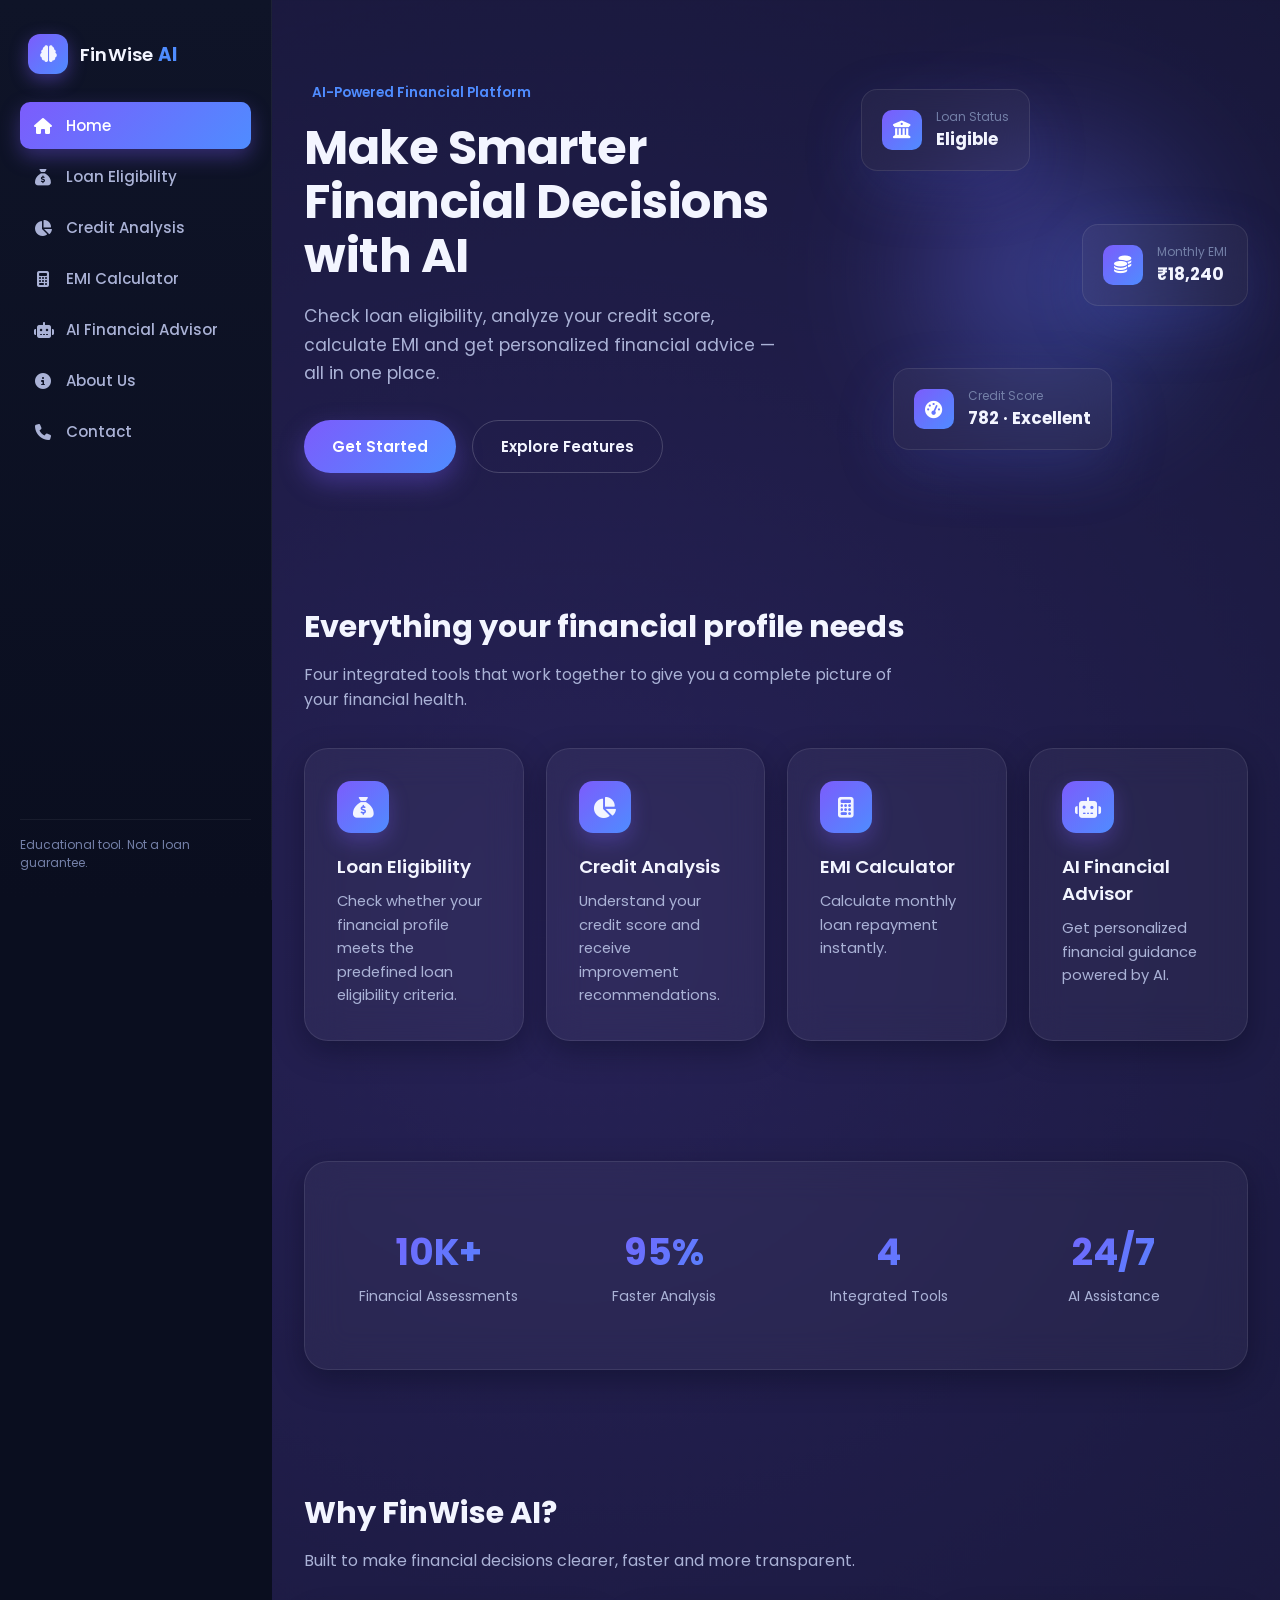
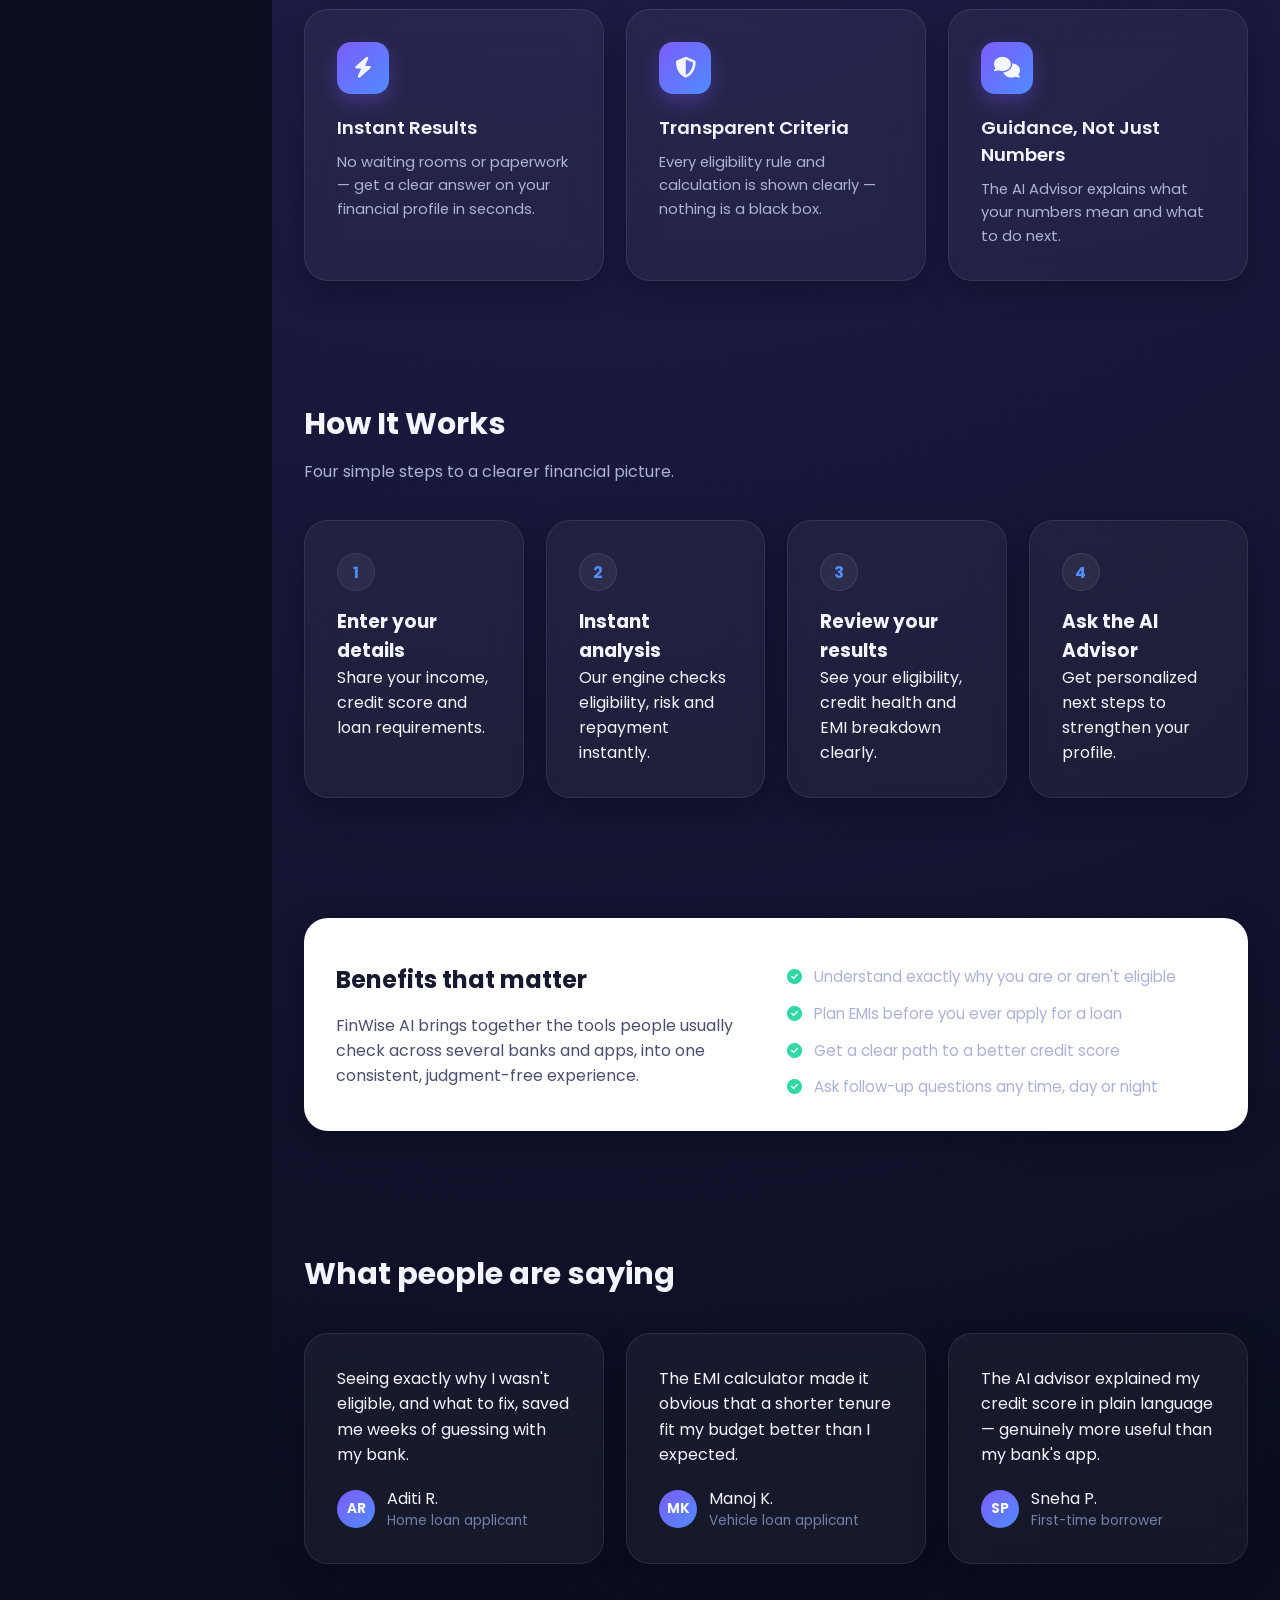
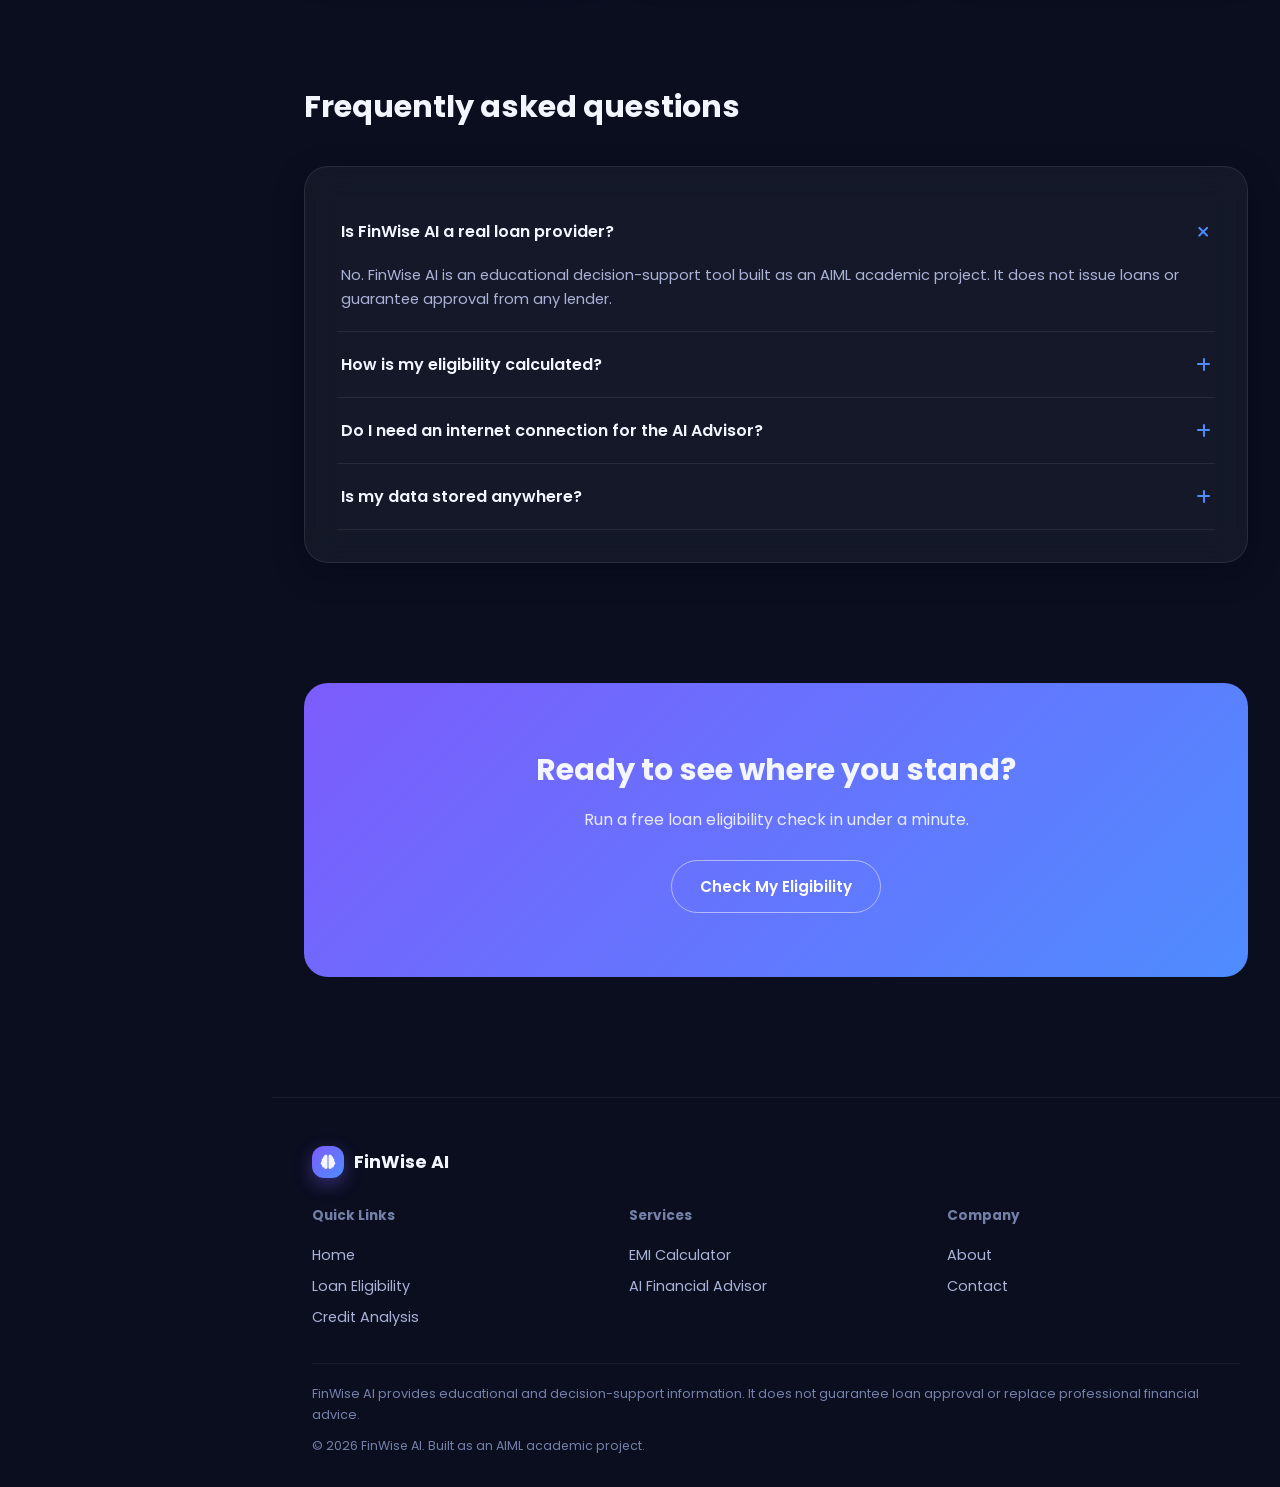
<file: FinWise-AI (1)/FinWise-AI/index.html>
<!DOCTYPE html>
<html lang="en">
<head>
<meta charset="UTF-8">
<meta name="viewport" content="width=device-width, initial-scale=1.0">
<title>FinWise AI — Make Smarter Financial Decisions with AI</title>
<meta name="description" content="Check loan eligibility, analyze your credit score, calculate EMI and get personalized financial advice — all in one place.">
<link rel="preconnect" href="https://fonts.googleapis.com">
<link href="https://fonts.googleapis.com/css2?family=Poppins:wght@400;500;600;700&display=swap" rel="stylesheet">
<link rel="stylesheet" href="https://cdnjs.cloudflare.com/ajax/libs/font-awesome/6.5.1/css/all.min.css">
<link rel="stylesheet" href="css/style.css">
<link rel="stylesheet" href="css/responsive.css">
<link rel="stylesheet" href="css/animations.css">
</head>
<body>

<button class="fw-nav-toggle" id="fw-nav-toggle" aria-label="Toggle navigation"><i class="fa-solid fa-bars"></i></button>
<div class="fw-nav-overlay" id="fw-nav-overlay"></div>

<div class="fw-app">
  <aside class="fw-sidebar" id="fw-sidebar"></aside>

  <main class="fw-main">
    <div class="fw-container">

      <!-- HERO -->
      <section class="fw-hero">
        <div>
          <span class="fw-eyebrow"><i class="fa-solid fa-sparkles"></i> AI-Powered Financial Platform</span>
          <h1>Make Smarter Financial Decisions with AI</h1>
          <p class="fw-lead">Check loan eligibility, analyze your credit score, calculate EMI and get personalized financial advice — all in one place.</p>
          <div class="fw-hero-actions">
            <a href="loan.html" class="fw-btn fw-btn-primary">Get Started</a>
            <a href="#features" class="fw-btn fw-btn-ghost">Explore Features</a>
          </div>
        </div>
        <div class="fw-hero-visual">
          <div class="fw-hero-orb"></div>
          <div class="fw-float-card fw-float-1">
            <i class="fa-solid fa-building-columns"></i>
            <div><div class="fw-float-label">Loan Status</div><div class="fw-float-value">Eligible</div></div>
          </div>
          <div class="fw-float-card fw-float-2">
            <i class="fa-solid fa-coins"></i>
            <div><div class="fw-float-label">Monthly EMI</div><div class="fw-float-value">₹18,240</div></div>
          </div>
          <div class="fw-float-card fw-float-3">
            <i class="fa-solid fa-gauge-high"></i>
            <div><div class="fw-float-label">Credit Score</div><div class="fw-float-value">782 · Excellent</div></div>
          </div>
        </div>
      </section>

      <!-- FEATURES -->
      <section class="fw-section" id="features">
        <div class="fw-section-head">
          <h2>Everything your financial profile needs</h2>
          <p>Four integrated tools that work together to give you a complete picture of your financial health.</p>
        </div>
        <div class="fw-grid-4">
          <div class="fw-card fw-feature-card" data-reveal>
            <div class="fw-feature-icon"><i class="fa-solid fa-sack-dollar"></i></div>
            <h3>Loan Eligibility</h3>
            <p>Check whether your financial profile meets the predefined loan eligibility criteria.</p>
          </div>
          <div class="fw-card fw-feature-card" data-reveal>
            <div class="fw-feature-icon"><i class="fa-solid fa-chart-pie"></i></div>
            <h3>Credit Analysis</h3>
            <p>Understand your credit score and receive improvement recommendations.</p>
          </div>
          <div class="fw-card fw-feature-card" data-reveal>
            <div class="fw-feature-icon"><i class="fa-solid fa-calculator"></i></div>
            <h3>EMI Calculator</h3>
            <p>Calculate monthly loan repayment instantly.</p>
          </div>
          <div class="fw-card fw-feature-card" data-reveal>
            <div class="fw-feature-icon"><i class="fa-solid fa-robot"></i></div>
            <h3>AI Financial Advisor</h3>
            <p>Get personalized financial guidance powered by AI.</p>
          </div>
        </div>
      </section>

      <!-- STATS -->
      <section class="fw-section">
        <div class="fw-card fw-stats">
          <div class="fw-stat"><div class="fw-stat-num" data-counter="10" data-suffix="K+">0</div><div class="fw-stat-label">Financial Assessments</div></div>
          <div class="fw-stat"><div class="fw-stat-num" data-counter="95" data-suffix="%">0</div><div class="fw-stat-label">Faster Analysis</div></div>
          <div class="fw-stat"><div class="fw-stat-num" data-counter="4">0</div><div class="fw-stat-label">Integrated Tools</div></div>
          <div class="fw-stat"><div class="fw-stat-num" data-counter="24" data-suffix="/7">0</div><div class="fw-stat-label">AI Assistance</div></div>
        </div>
      </section>

      <!-- WHY FINWISE -->
      <section class="fw-section">
        <div class="fw-section-head">
          <h2>Why FinWise AI?</h2>
          <p>Built to make financial decisions clearer, faster and more transparent.</p>
        </div>
        <div class="fw-grid-3">
          <div class="fw-card fw-feature-card" data-reveal>
            <div class="fw-feature-icon"><i class="fa-solid fa-bolt"></i></div>
            <h3>Instant Results</h3>
            <p>No waiting rooms or paperwork — get a clear answer on your financial profile in seconds.</p>
          </div>
          <div class="fw-card fw-feature-card" data-reveal>
            <div class="fw-feature-icon"><i class="fa-solid fa-shield-halved"></i></div>
            <h3>Transparent Criteria</h3>
            <p>Every eligibility rule and calculation is shown clearly — nothing is a black box.</p>
          </div>
          <div class="fw-card fw-feature-card" data-reveal>
            <div class="fw-feature-icon"><i class="fa-solid fa-comments"></i></div>
            <h3>Guidance, Not Just Numbers</h3>
            <p>The AI Advisor explains what your numbers mean and what to do next.</p>
          </div>
        </div>
      </section>

      <!-- HOW IT WORKS -->
      <section class="fw-section">
        <div class="fw-section-head">
          <h2>How It Works</h2>
          <p>Four simple steps to a clearer financial picture.</p>
        </div>
        <div class="fw-steps">
          <div class="fw-card" data-reveal>
            <div class="fw-step-num">1</div>
            <h3>Enter your details</h3>
            <p>Share your income, credit score and loan requirements.</p>
          </div>
          <div class="fw-card" data-reveal>
            <div class="fw-step-num">2</div>
            <h3>Instant analysis</h3>
            <p>Our engine checks eligibility, risk and repayment instantly.</p>
          </div>
          <div class="fw-card" data-reveal>
            <div class="fw-step-num">3</div>
            <h3>Review your results</h3>
            <p>See your eligibility, credit health and EMI breakdown clearly.</p>
          </div>
          <div class="fw-card" data-reveal>
            <div class="fw-step-num">4</div>
            <h3>Ask the AI Advisor</h3>
            <p>Get personalized next steps to strengthen your profile.</p>
          </div>
        </div>
      </section>

      <!-- BENEFITS -->
      <section class="fw-section">
        <div class="fw-card-light fw-grid-2" style="align-items:center;">
          <div>
            <h2>Benefits that matter</h2>
            <p class="mt-16">FinWise AI brings together the tools people usually check across several banks and apps, into one consistent, judgment-free experience.</p>
          </div>
          <ul class="fw-objectives-list">
            <li><i class="fa-solid fa-circle-check"></i> Understand exactly why you are or aren't eligible</li>
            <li><i class="fa-solid fa-circle-check"></i> Plan EMIs before you ever apply for a loan</li>
            <li><i class="fa-solid fa-circle-check"></i> Get a clear path to a better credit score</li>
            <li><i class="fa-solid fa-circle-check"></i> Ask follow-up questions any time, day or night</li>
          </ul>
        </div>
      </section>

      <!-- TESTIMONIALS -->
      <section class="fw-section">
        <div class="fw-section-head">
          <h2>What people are saying</h2>
        </div>
        <div class="fw-grid-3">
          <div class="fw-card fw-testimonial" data-reveal>
            <p class="fw-quote">Seeing exactly why I wasn't eligible, and what to fix, saved me weeks of guessing with my bank.</p>
            <div class="fw-testimonial-person"><div class="fw-avatar">AR</div><div>Aditi R.<span>Home loan applicant</span></div></div>
          </div>
          <div class="fw-card fw-testimonial" data-reveal>
            <p class="fw-quote">The EMI calculator made it obvious that a shorter tenure fit my budget better than I expected.</p>
            <div class="fw-testimonial-person"><div class="fw-avatar">MK</div><div>Manoj K.<span>Vehicle loan applicant</span></div></div>
          </div>
          <div class="fw-card fw-testimonial" data-reveal>
            <p class="fw-quote">The AI advisor explained my credit score in plain language — genuinely more useful than my bank's app.</p>
            <div class="fw-testimonial-person"><div class="fw-avatar">SP</div><div>Sneha P.<span>First-time borrower</span></div></div>
          </div>
        </div>
      </section>

      <!-- FAQ -->
      <section class="fw-section">
        <div class="fw-section-head"><h2>Frequently asked questions</h2></div>
        <div class="fw-card">
          <div class="fw-faq-item open">
            <div class="fw-faq-q">Is FinWise AI a real loan provider?<i class="fa-solid fa-plus"></i></div>
            <div class="fw-faq-a">No. FinWise AI is an educational decision-support tool built as an AIML academic project. It does not issue loans or guarantee approval from any lender.</div>
          </div>
          <div class="fw-faq-item">
            <div class="fw-faq-q">How is my eligibility calculated?<i class="fa-solid fa-plus"></i></div>
            <div class="fw-faq-a">We apply a transparent set of rules covering income, credit score, existing EMI and age, shown in full on the Loan Eligibility page.</div>
          </div>
          <div class="fw-faq-item">
            <div class="fw-faq-q">Do I need an internet connection for the AI Advisor?<i class="fa-solid fa-plus"></i></div>
            <div class="fw-faq-a">The advisor works fully offline in demo mode. If you configure a live Claude API proxy, it will use that instead, falling back gracefully if it's unavailable.</div>
          </div>
          <div class="fw-faq-item">
            <div class="fw-faq-q">Is my data stored anywhere?<i class="fa-solid fa-plus"></i></div>
            <div class="fw-faq-a">By default your data stays on your device via local storage. Optionally, results can be logged to a Google Sheet you configure yourself.</div>
          </div>
        </div>
      </section>

      <!-- CTA -->
      <section class="fw-section">
        <div class="fw-cta">
          <h2>Ready to see where you stand?</h2>
          <p>Run a free loan eligibility check in under a minute.</p>
          <a href="loan.html" class="fw-btn fw-btn-ghost">Check My Eligibility</a>
        </div>
      </section>

    </div>
    <footer class="fw-footer" id="fw-footer"></footer>
  </main>
</div>

<script src="js/config.js"></script>
<script src="js/script.js"></script>
</body>
</html>
</file>
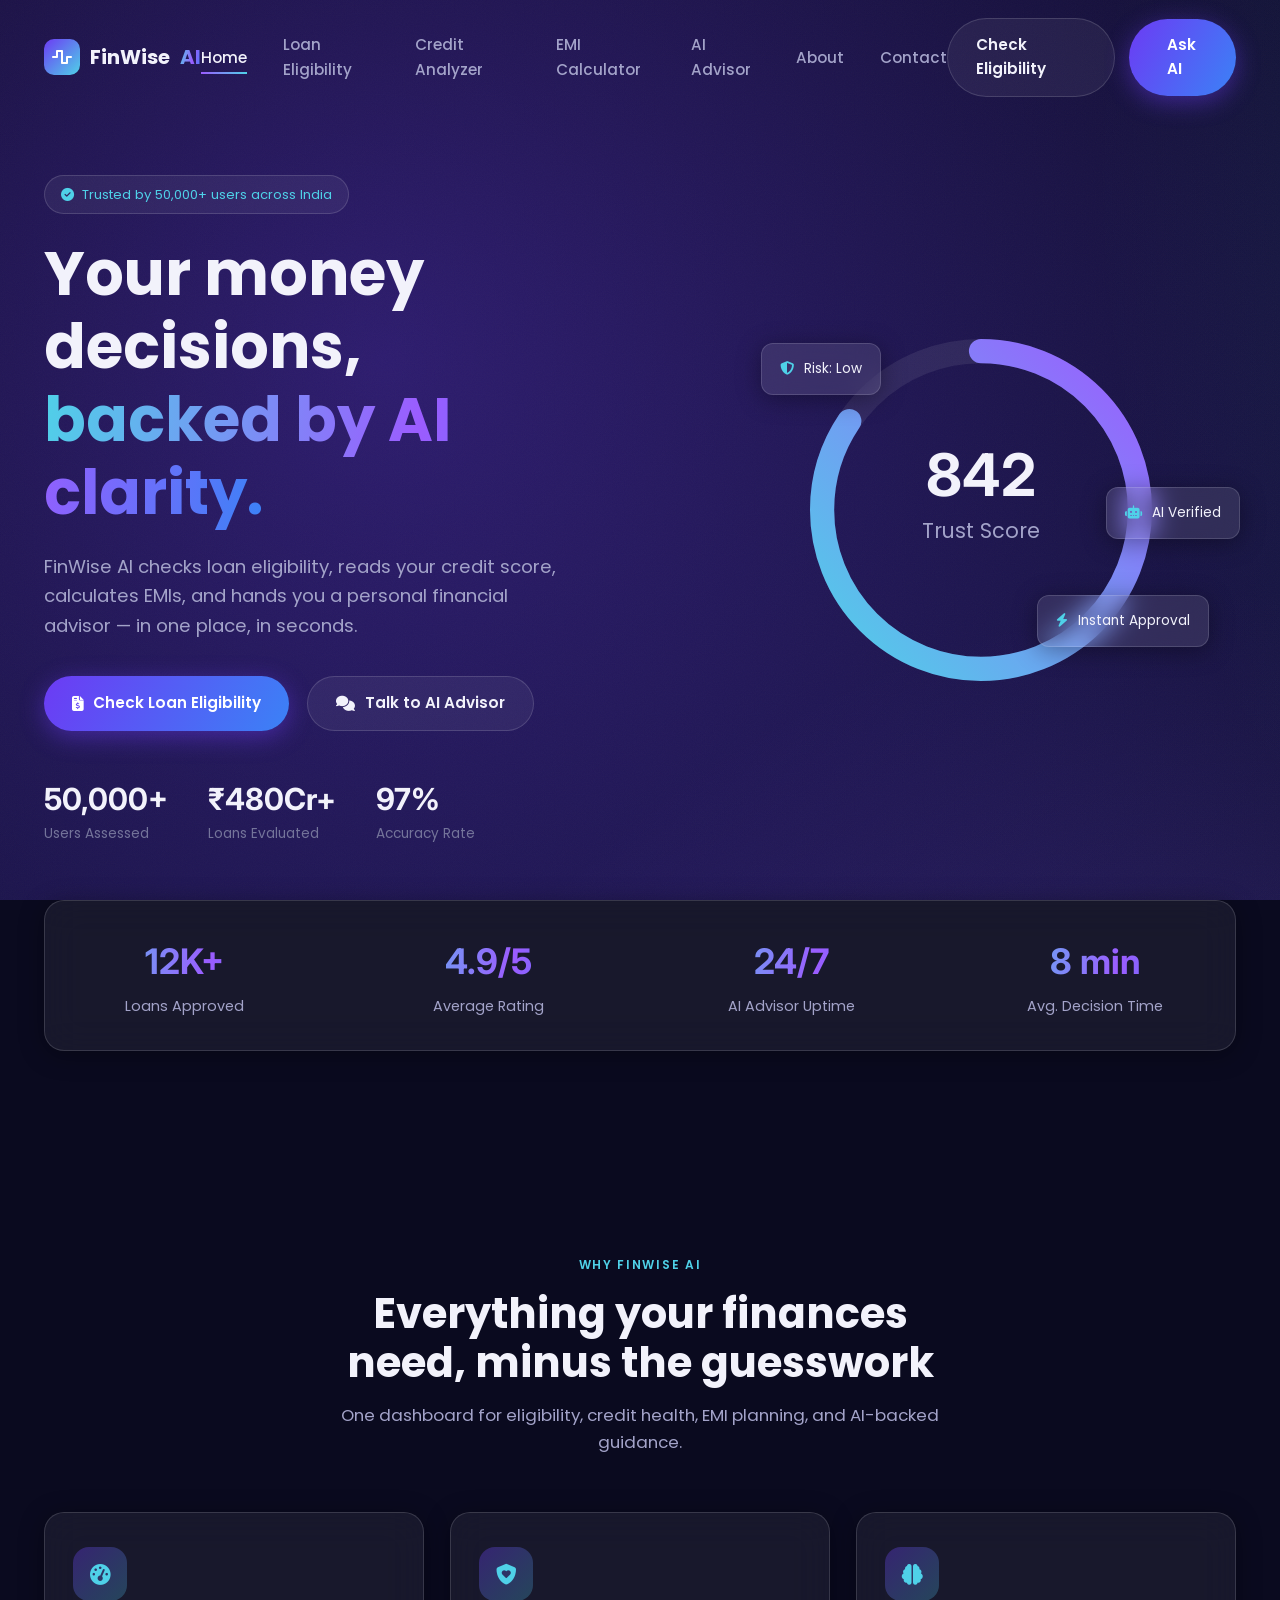
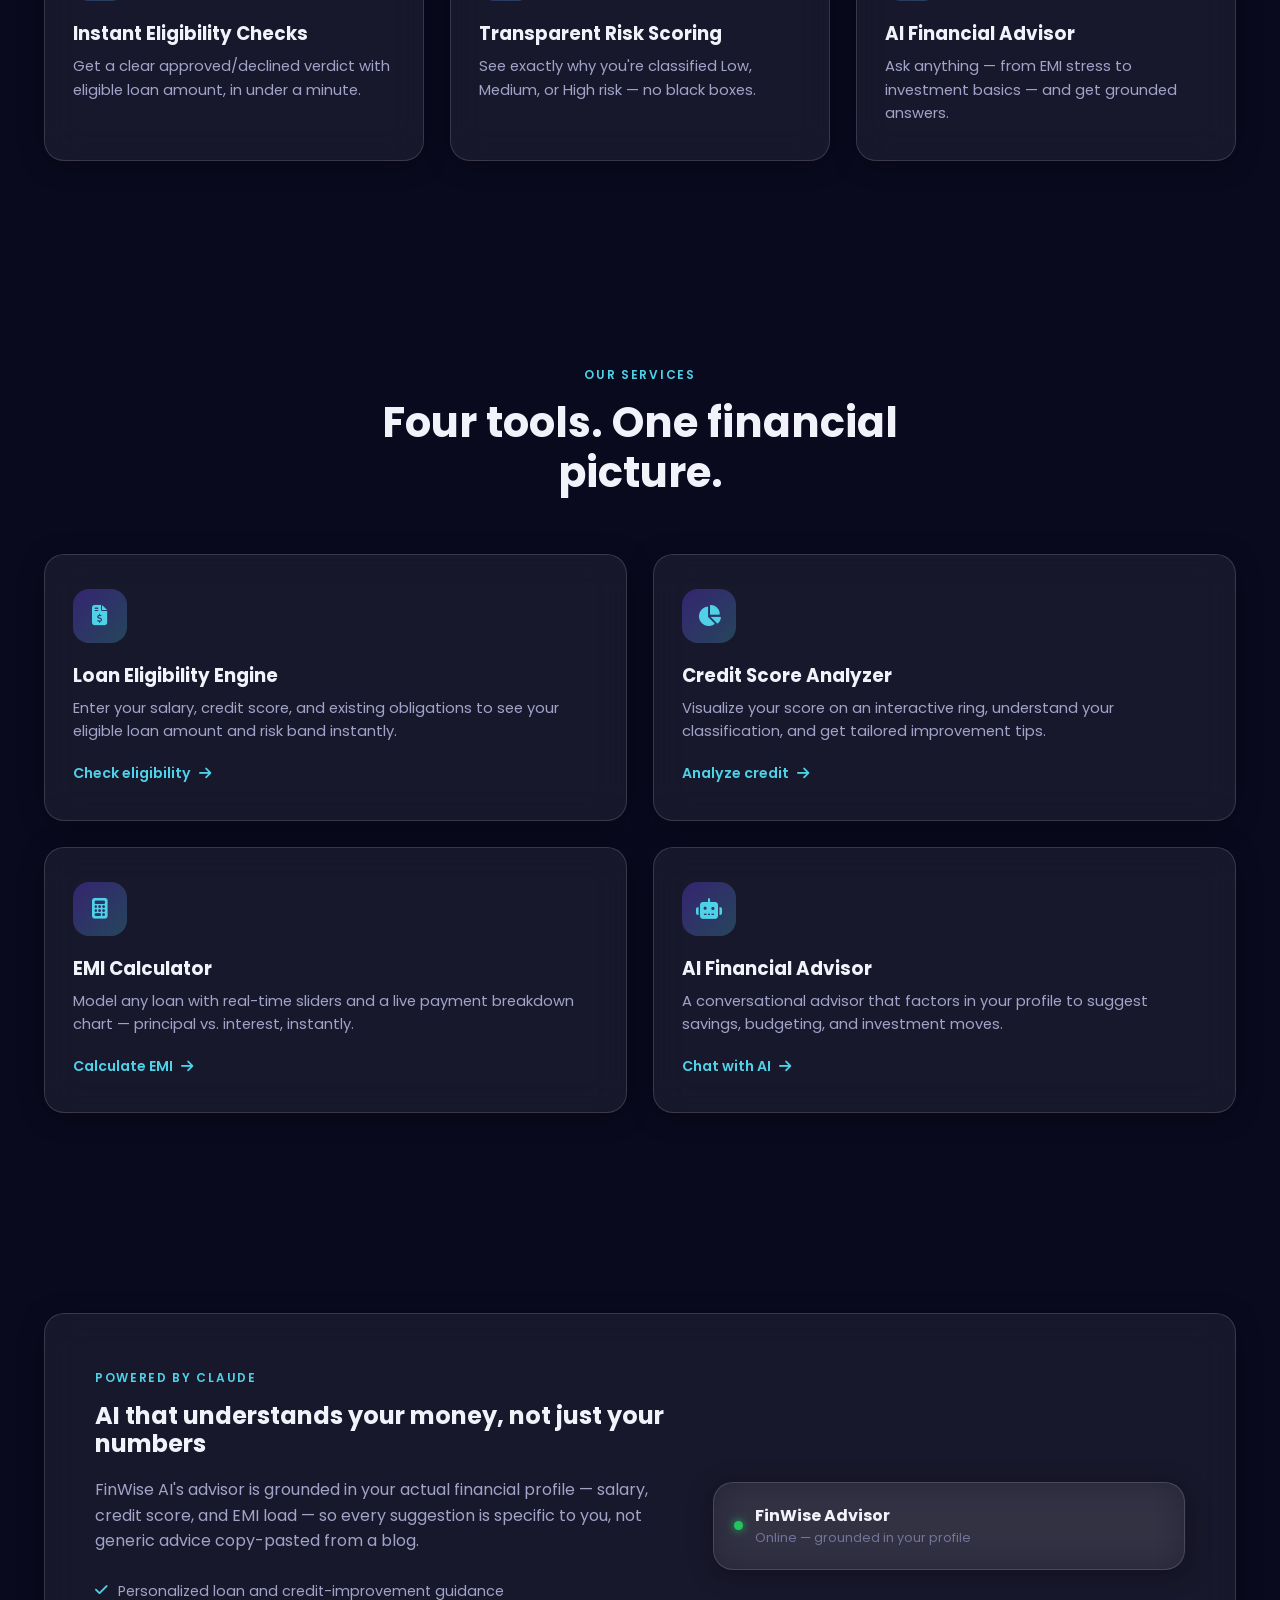
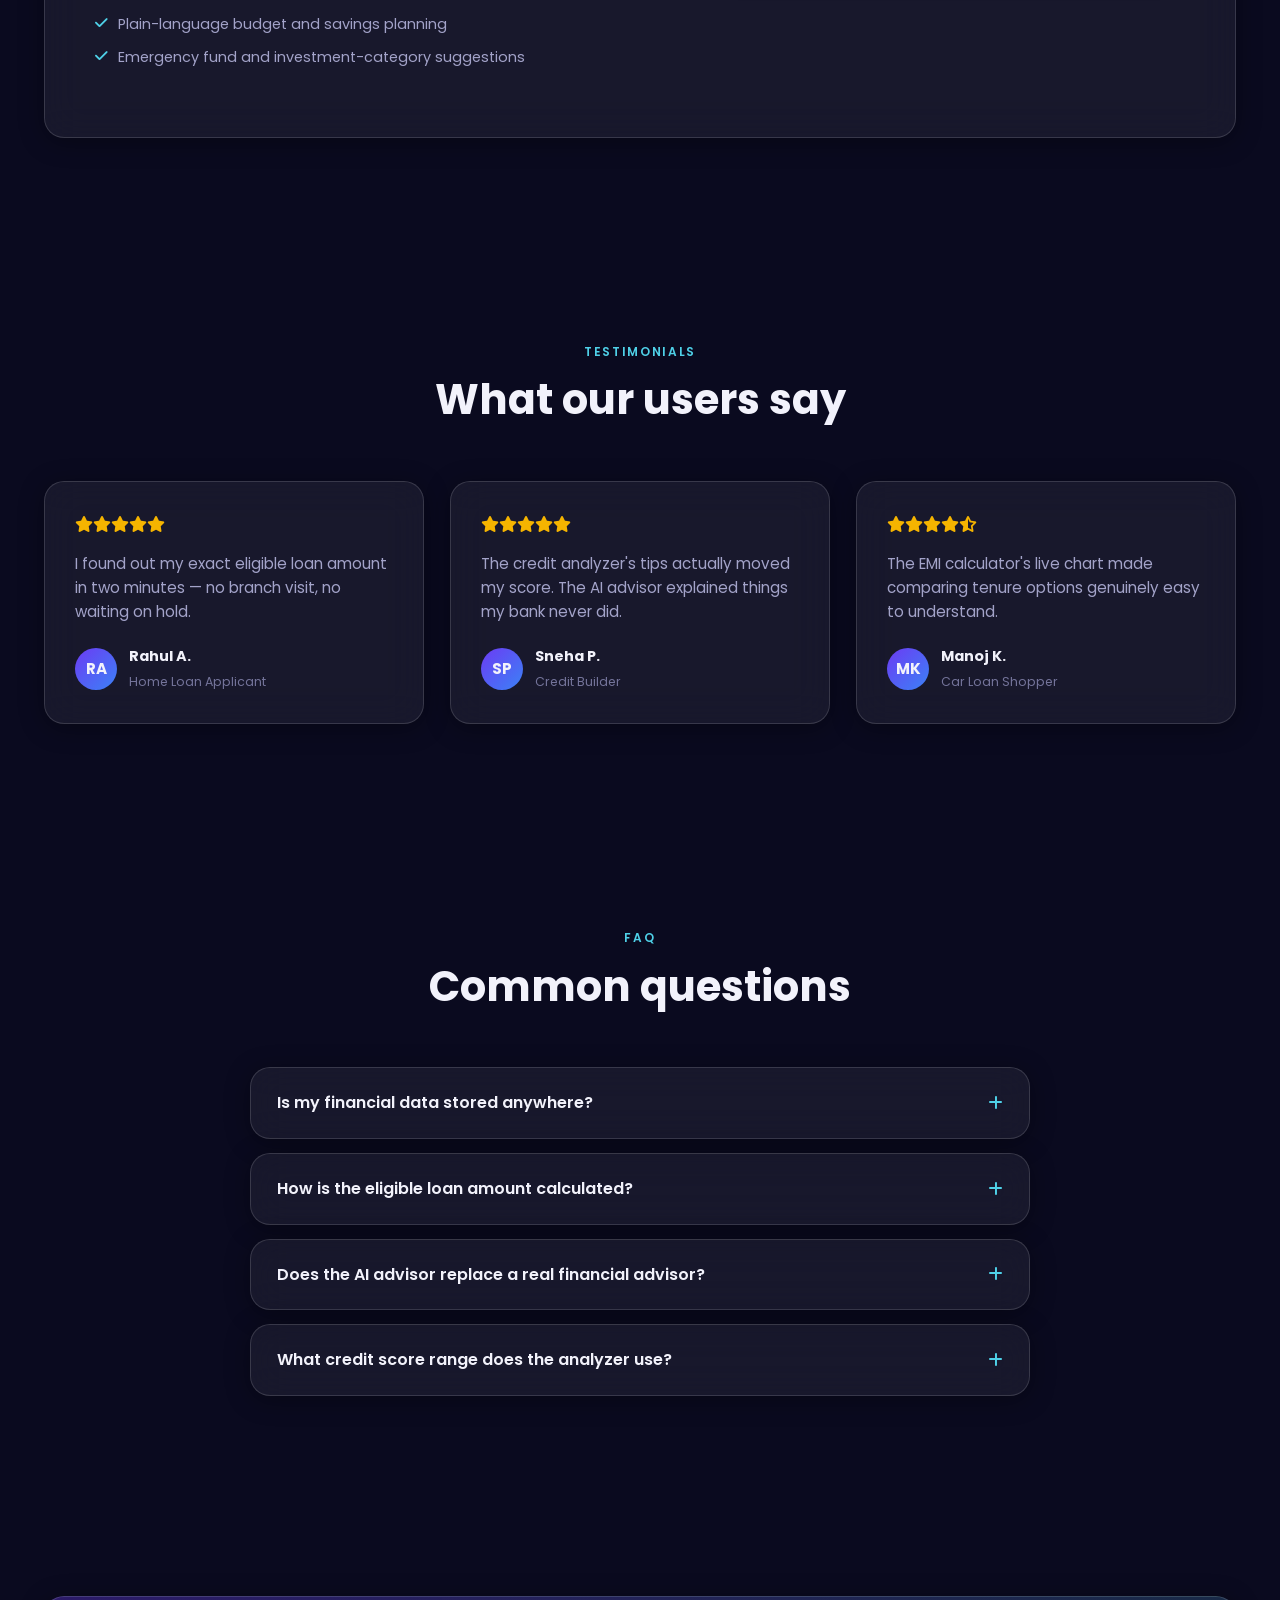
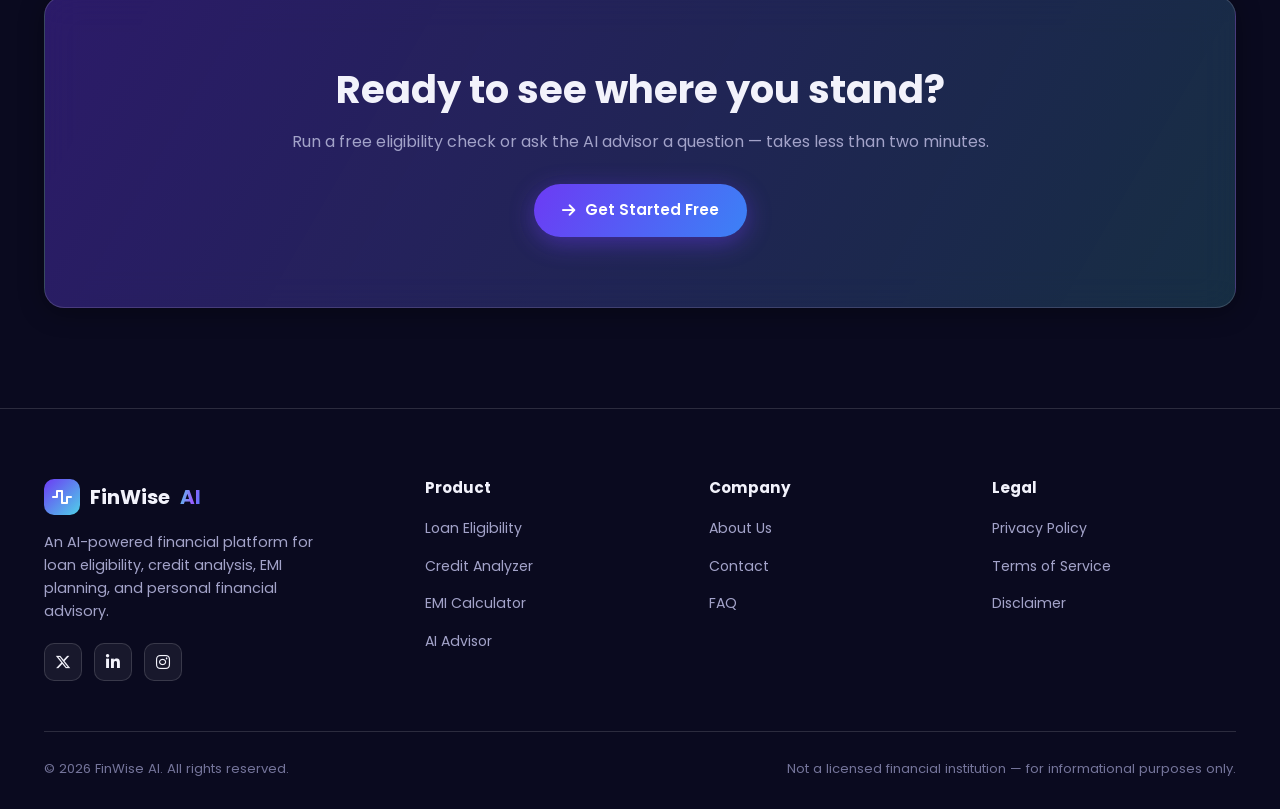
<file: FinWise-AI/FinWise-AI/index.html>
<!DOCTYPE html>
<html lang="en">
<head>
<meta charset="UTF-8" />
<meta name="viewport" content="width=device-width, initial-scale=1.0" />
<title>FinWise AI — Intelligent Loan Eligibility & Financial Advisory</title>
<meta name="description" content="Check loan eligibility, analyze your credit score, calculate EMI, and get AI-powered financial advice — all in one premium fintech platform." />
<link rel="preconnect" href="https://fonts.googleapis.com">
<link href="https://fonts.googleapis.com/css2?family=Poppins:wght@400;500;600;700;800&family=Inter:wght@400;500;600;700&display=swap" rel="stylesheet">
<link rel="stylesheet" href="https://cdnjs.cloudflare.com/ajax/libs/font-awesome/6.5.1/css/all.min.css">
<link rel="stylesheet" href="css/style.css">
<link rel="stylesheet" href="css/animations.css">
<link rel="stylesheet" href="css/responsive.css">
</head>
<body>
<div class="bg-orbit"></div>
<div class="noise-layer"></div>

<!-- ================= NAVIGATION ================= -->
<nav class="navbar">
  <div class="container nav-inner">
    <a href="index.html" class="brand">
      <span class="brand-mark"><i class="fa-solid fa-wave-square"></i></span>
      FinWise <span class="gradient-text">AI</span>
    </a>
    <ul class="nav-links">
      <li><a href="index.html" class="active">Home</a></li>
      <li><a href="loan.html">Loan Eligibility</a></li>
      <li><a href="credit.html">Credit Analyzer</a></li>
      <li><a href="emi.html">EMI Calculator</a></li>
      <li><a href="advisor.html">AI Advisor</a></li>
      <li><a href="about.html">About</a></li>
      <li><a href="contact.html">Contact</a></li>
    </ul>
    <div class="nav-cta">
      <a href="loan.html" class="btn btn-ghost">Check Eligibility</a>
      <a href="advisor.html" class="btn btn-primary"><i class="fa-solid fa-sparkles"></i> Ask AI</a>
    </div>
    <button class="nav-toggle" aria-label="Toggle menu"><span></span><span></span><span></span></button>
  </div>
</nav>

<!-- ================= HERO ================= -->
<header class="hero">
  <div class="container hero-grid">
    <div class="hero-copy">
      <span class="hero-badge"><i class="fa-solid fa-circle-check"></i> Trusted by 50,000+ users across India</span>
      <h1>Your money decisions,<br><span class="gradient-text">backed by AI clarity.</span></h1>
      <p class="lead">FinWise AI checks loan eligibility, reads your credit score, calculates EMIs, and hands you a personal financial advisor — in one place, in seconds.</p>
      <div class="hero-actions">
        <a href="loan.html" class="btn btn-primary"><i class="fa-solid fa-file-invoice-dollar"></i> Check Loan Eligibility</a>
        <a href="advisor.html" class="btn btn-ghost"><i class="fa-solid fa-comments"></i> Talk to AI Advisor</a>
      </div>
      <div class="hero-stats">
        <div class="hero-stat"><div class="num"><span data-counter="50000">0</span>+</div><div class="label">Users Assessed</div></div>
        <div class="hero-stat"><div class="num">₹<span data-counter="480">0</span>Cr+</div><div class="label">Loans Evaluated</div></div>
        <div class="hero-stat"><div class="num"><span data-counter="97">0</span>%</div><div class="label">Accuracy Rate</div></div>
      </div>
    </div>

    <div class="hero-visual">
      <div class="trust-ring-wrap">
        <svg viewBox="0 0 220 220" width="100%" height="100%">
          <circle cx="110" cy="110" r="92" fill="none" stroke="rgba(255,255,255,0.08)" stroke-width="14"/>
          <circle cx="110" cy="110" r="92" fill="none" stroke="url(#heroGrad)" stroke-width="14" stroke-linecap="round"
            stroke-dasharray="578" stroke-dashoffset="90" transform="rotate(-90 110 110)"/>
          <defs>
            <linearGradient id="heroGrad" x1="0%" y1="0%" x2="100%" y2="100%">
              <stop offset="0%" stop-color="#4fd1e8"/>
              <stop offset="100%" stop-color="#9b5cff"/>
            </linearGradient>
          </defs>
          <text x="110" y="102" text-anchor="middle" fill="#f2f2fb" font-family="Inter, sans-serif" font-size="34" font-weight="700">842</text>
          <text x="110" y="126" text-anchor="middle" fill="#a3a3c9" font-family="Poppins, sans-serif" font-size="12">Trust Score</text>
        </svg>
        <div class="floater f1"><i class="fa-solid fa-shield-halved"></i> Risk: Low</div>
        <div class="floater f2"><i class="fa-solid fa-bolt"></i> Instant Approval</div>
        <div class="floater f3"><i class="fa-solid fa-robot"></i> AI Verified</div>
      </div>
    </div>
  </div>
</header>

<!-- ================= ANIMATED STATS ================= -->
<section class="section" style="padding-top:0;">
  <div class="container">
    <div class="stats-bar glass-card reveal">
      <div class="stat-card"><div class="num gradient-text"><span data-counter="12">0</span>K+</div><div class="label">Loans Approved</div></div>
      <div class="stat-card"><div class="num gradient-text"><span data-counter="4.9">0</span>/5</div><div class="label">Average Rating</div></div>
      <div class="stat-card"><div class="num gradient-text"><span data-counter="24">0</span>/7</div><div class="label">AI Advisor Uptime</div></div>
      <div class="stat-card"><div class="num gradient-text"><span data-counter="8">0</span> min</div><div class="label">Avg. Decision Time</div></div>
    </div>
  </div>
</section>

<!-- ================= FEATURES ================= -->
<section class="section" id="features">
  <div class="container">
    <div class="section-head reveal">
      <span class="eyebrow">Why FinWise AI</span>
      <h2>Everything your finances need, minus the guesswork</h2>
      <p>One dashboard for eligibility, credit health, EMI planning, and AI-backed guidance.</p>
    </div>
    <div class="grid-3 reveal-stagger reveal">
      <div class="feature-card glass-card">
        <div class="icon-badge"><i class="fa-solid fa-gauge-high"></i></div>
        <h3>Instant Eligibility Checks</h3>
        <p>Get a clear approved/declined verdict with eligible loan amount, in under a minute.</p>
      </div>
      <div class="feature-card glass-card">
        <div class="icon-badge"><i class="fa-solid fa-shield-heart"></i></div>
        <h3>Transparent Risk Scoring</h3>
        <p>See exactly why you're classified Low, Medium, or High risk — no black boxes.</p>
      </div>
      <div class="feature-card glass-card">
        <div class="icon-badge"><i class="fa-solid fa-brain"></i></div>
        <h3>AI Financial Advisor</h3>
        <p>Ask anything — from EMI stress to investment basics — and get grounded answers.</p>
      </div>
    </div>
  </div>
</section>

<!-- ================= SERVICES ================= -->
<section class="section" id="services">
  <div class="container">
    <div class="section-head reveal">
      <span class="eyebrow">Our Services</span>
      <h2>Four tools. One financial picture.</h2>
    </div>
    <div class="grid-2 reveal-stagger reveal">
      <div class="service-card glass-card">
        <div class="icon-badge"><i class="fa-solid fa-file-invoice-dollar"></i></div>
        <h3>Loan Eligibility Engine</h3>
        <p>Enter your salary, credit score, and existing obligations to see your eligible loan amount and risk band instantly.</p>
        <a href="loan.html" class="service-link">Check eligibility <i class="fa-solid fa-arrow-right"></i></a>
      </div>
      <div class="service-card glass-card">
        <div class="icon-badge"><i class="fa-solid fa-chart-pie"></i></div>
        <h3>Credit Score Analyzer</h3>
        <p>Visualize your score on an interactive ring, understand your classification, and get tailored improvement tips.</p>
        <a href="credit.html" class="service-link">Analyze credit <i class="fa-solid fa-arrow-right"></i></a>
      </div>
      <div class="service-card glass-card">
        <div class="icon-badge"><i class="fa-solid fa-calculator"></i></div>
        <h3>EMI Calculator</h3>
        <p>Model any loan with real-time sliders and a live payment breakdown chart — principal vs. interest, instantly.</p>
        <a href="emi.html" class="service-link">Calculate EMI <i class="fa-solid fa-arrow-right"></i></a>
      </div>
      <div class="service-card glass-card">
        <div class="icon-badge"><i class="fa-solid fa-robot"></i></div>
        <h3>AI Financial Advisor</h3>
        <p>A conversational advisor that factors in your profile to suggest savings, budgeting, and investment moves.</p>
        <a href="advisor.html" class="service-link">Chat with AI <i class="fa-solid fa-arrow-right"></i></a>
      </div>
    </div>
  </div>
</section>

<!-- ================= AI BENEFITS ================= -->
<section class="section">
  <div class="container">
    <div class="glass-card reveal" style="padding:50px;">
      <div class="hero-grid" style="gap:40px;">
        <div>
          <span class="eyebrow">Powered by Claude</span>
          <h2 style="margin-bottom:18px;">AI that understands your money, not just your numbers</h2>
          <p style="color:var(--text-dim);margin-bottom:26px;">FinWise AI's advisor is grounded in your actual financial profile — salary, credit score, and EMI load — so every suggestion is specific to you, not generic advice copy-pasted from a blog.</p>
          <ul class="reasons-list">
            <li><i class="fa-solid fa-check"></i>Personalized loan and credit-improvement guidance</li>
            <li><i class="fa-solid fa-check"></i>Plain-language budget and savings planning</li>
            <li><i class="fa-solid fa-check"></i>Emergency fund and investment-category suggestions</li>
          </ul>
        </div>
        <div class="chat-header glass-card" style="padding:20px;">
          <span class="status-dot"></span>
          <div>
            <strong>FinWise Advisor</strong>
            <div style="font-size:0.8rem;color:var(--text-faint);">Online — grounded in your profile</div>
          </div>
        </div>
      </div>
    </div>
  </div>
</section>

<!-- ================= TESTIMONIALS ================= -->
<section class="section" id="testimonials">
  <div class="container">
    <div class="section-head reveal">
      <span class="eyebrow">Testimonials</span>
      <h2>What our users say</h2>
    </div>
    <div class="testimonial-track reveal-stagger reveal">
      <div class="testimonial-card glass-card">
        <div class="stars"><i class="fa-solid fa-star"></i><i class="fa-solid fa-star"></i><i class="fa-solid fa-star"></i><i class="fa-solid fa-star"></i><i class="fa-solid fa-star"></i></div>
        <p class="quote">I found out my exact eligible loan amount in two minutes — no branch visit, no waiting on hold.</p>
        <div class="testimonial-author"><div class="avatar-badge">RA</div><div class="who"><strong>Rahul A.</strong><span>Home Loan Applicant</span></div></div>
      </div>
      <div class="testimonial-card glass-card">
        <div class="stars"><i class="fa-solid fa-star"></i><i class="fa-solid fa-star"></i><i class="fa-solid fa-star"></i><i class="fa-solid fa-star"></i><i class="fa-solid fa-star"></i></div>
        <p class="quote">The credit analyzer's tips actually moved my score. The AI advisor explained things my bank never did.</p>
        <div class="testimonial-author"><div class="avatar-badge">SP</div><div class="who"><strong>Sneha P.</strong><span>Credit Builder</span></div></div>
      </div>
      <div class="testimonial-card glass-card">
        <div class="stars"><i class="fa-solid fa-star"></i><i class="fa-solid fa-star"></i><i class="fa-solid fa-star"></i><i class="fa-solid fa-star"></i><i class="fa-solid fa-star-half-stroke"></i></div>
        <p class="quote">The EMI calculator's live chart made comparing tenure options genuinely easy to understand.</p>
        <div class="testimonial-author"><div class="avatar-badge">MK</div><div class="who"><strong>Manoj K.</strong><span>Car Loan Shopper</span></div></div>
      </div>
    </div>
  </div>
</section>

<!-- ================= FAQ ================= -->
<section class="section" id="faq">
  <div class="container">
    <div class="section-head reveal">
      <span class="eyebrow">FAQ</span>
      <h2>Common questions</h2>
    </div>
    <div class="faq-list reveal">
      <div class="faq-item glass-card">
        <div class="faq-q">Is my financial data stored anywhere? <i class="fa-solid fa-plus"></i></div>
        <div class="faq-a">Eligibility check results are optionally logged to a Google Sheet you control, purely for your own records. Nothing is shared with third parties.</div>
      </div>
      <div class="faq-item glass-card">
        <div class="faq-q">How is the eligible loan amount calculated? <i class="fa-solid fa-plus"></i></div>
        <div class="faq-a">As a baseline, we use 20× your verified monthly salary, adjusted by risk factors like credit score, existing EMI load, and age.</div>
      </div>
      <div class="faq-item glass-card">
        <div class="faq-q">Does the AI advisor replace a real financial advisor? <i class="fa-solid fa-plus"></i></div>
        <div class="faq-a">No — it's a starting point for financial literacy and planning. For high-stakes decisions, always consult a licensed professional.</div>
      </div>
      <div class="faq-item glass-card">
        <div class="faq-q">What credit score range does the analyzer use? <i class="fa-solid fa-plus"></i></div>
        <div class="faq-a">300–649 is Poor, 650–749 is Good, and 750–900 is Excellent — matching common Indian credit bureau scales.</div>
      </div>
    </div>
  </div>
</section>

<!-- ================= CTA ================= -->
<section class="section">
  <div class="container">
    <div class="cta-banner glass-card reveal">
      <h2>Ready to see where you stand?</h2>
      <p>Run a free eligibility check or ask the AI advisor a question — takes less than two minutes.</p>
      <a href="loan.html" class="btn btn-primary"><i class="fa-solid fa-arrow-right"></i> Get Started Free</a>
    </div>
  </div>
</section>

<!-- ================= FOOTER ================= -->
<footer>
  <div class="container">
    <div class="footer-grid">
      <div class="footer-brand">
        <a href="index.html" class="brand"><span class="brand-mark"><i class="fa-solid fa-wave-square"></i></span>FinWise <span class="gradient-text">AI</span></a>
        <p>An AI-powered financial platform for loan eligibility, credit analysis, EMI planning, and personal financial advisory.</p>
        <div class="footer-socials">
          <a href="#" aria-label="Twitter"><i class="fa-brands fa-x-twitter"></i></a>
          <a href="#" aria-label="LinkedIn"><i class="fa-brands fa-linkedin-in"></i></a>
          <a href="#" aria-label="Instagram"><i class="fa-brands fa-instagram"></i></a>
        </div>
      </div>
      <div class="footer-col">
        <h4>Product</h4>
        <ul>
          <li><a href="loan.html">Loan Eligibility</a></li>
          <li><a href="credit.html">Credit Analyzer</a></li>
          <li><a href="emi.html">EMI Calculator</a></li>
          <li><a href="advisor.html">AI Advisor</a></li>
        </ul>
      </div>
      <div class="footer-col">
        <h4>Company</h4>
        <ul>
          <li><a href="about.html">About Us</a></li>
          <li><a href="contact.html">Contact</a></li>
          <li><a href="#faq">FAQ</a></li>
        </ul>
      </div>
      <div class="footer-col">
        <h4>Legal</h4>
        <ul>
          <li><a href="#">Privacy Policy</a></li>
          <li><a href="#">Terms of Service</a></li>
          <li><a href="#">Disclaimer</a></li>
        </ul>
      </div>
    </div>
    <div class="footer-bottom">
      <span>&copy; 2026 FinWise AI. All rights reserved.</span>
      <span>Not a licensed financial institution — for informational purposes only.</span>
    </div>
  </div>
</footer>

<script src="js/config.js"></script>
<script src="js/api.js"></script>
<script src="js/script.js"></script>
</body>
</html>
</file>
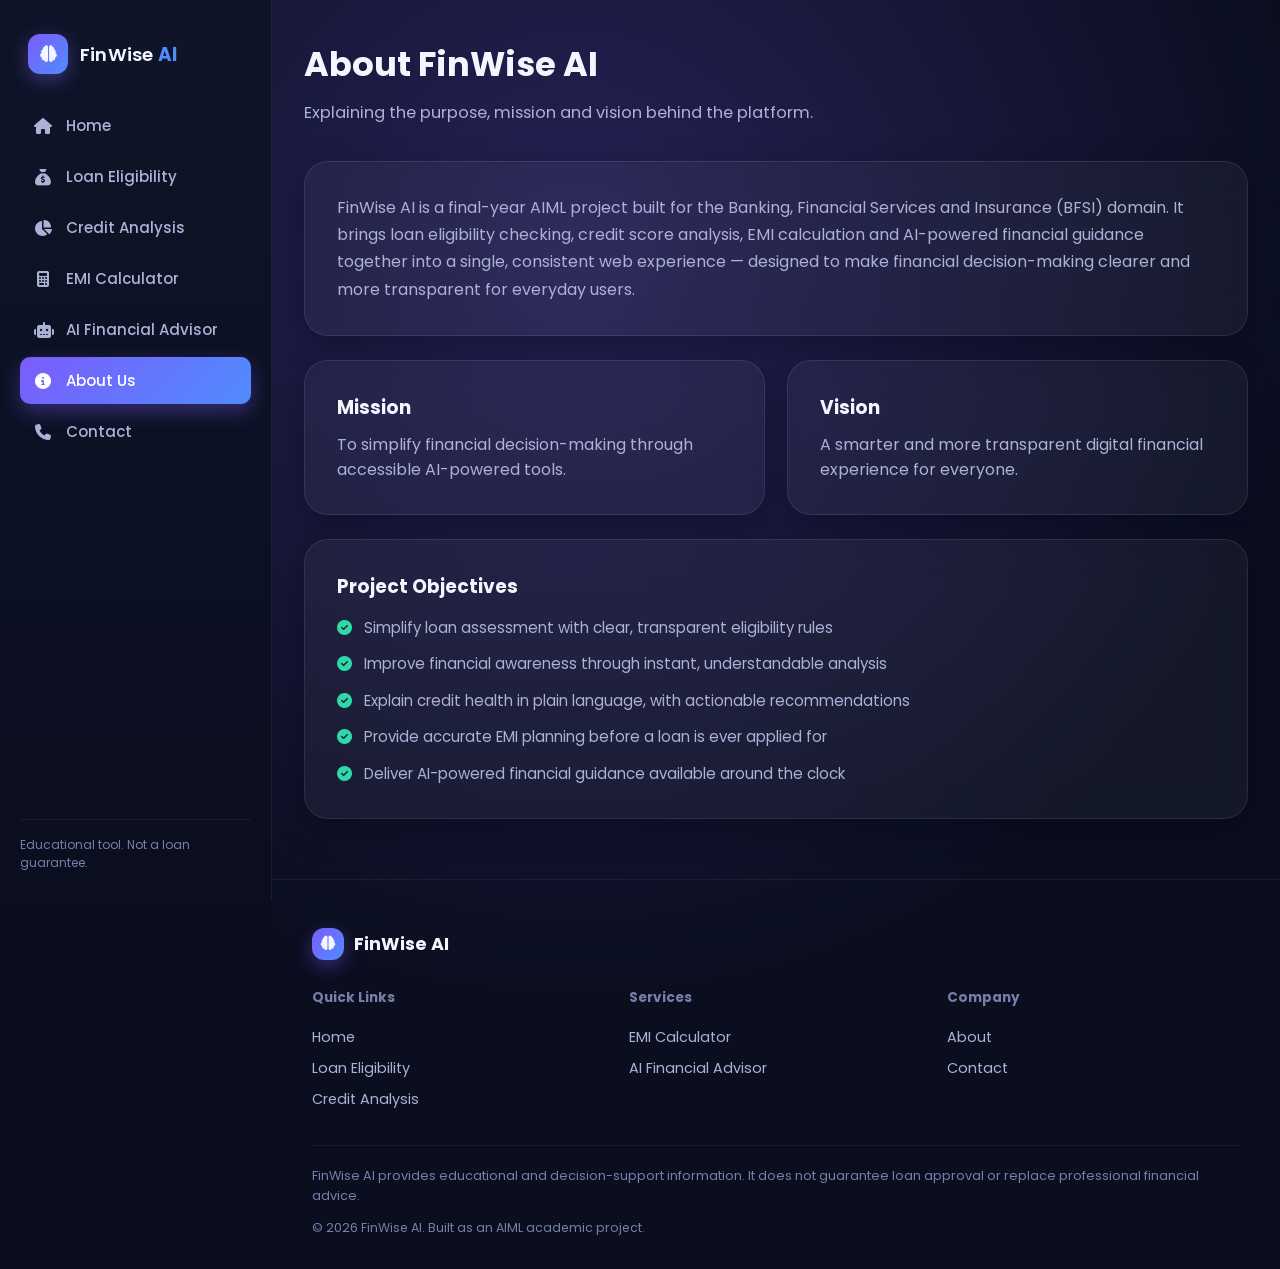
<file: FinWise-AI (1)/FinWise-AI/about.html>
<!DOCTYPE html>
<html lang="en">
<head>
<meta charset="UTF-8">
<meta name="viewport" content="width=device-width, initial-scale=1.0">
<title>About Us — FinWise AI</title>
<link rel="preconnect" href="https://fonts.googleapis.com">
<link href="https://fonts.googleapis.com/css2?family=Poppins:wght@400;500;600;700&display=swap" rel="stylesheet">
<link rel="stylesheet" href="https://cdnjs.cloudflare.com/ajax/libs/font-awesome/6.5.1/css/all.min.css">
<link rel="stylesheet" href="css/style.css">
<link rel="stylesheet" href="css/responsive.css">
<link rel="stylesheet" href="css/animations.css">
</head>
<body>

<button class="fw-nav-toggle" id="fw-nav-toggle" aria-label="Toggle navigation"><i class="fa-solid fa-bars"></i></button>
<div class="fw-nav-overlay" id="fw-nav-overlay"></div>

<div class="fw-app">
  <aside class="fw-sidebar" id="fw-sidebar"></aside>

  <main class="fw-main">
    <div class="fw-container">
      <div class="fw-page-header">
        <h1>About FinWise AI</h1>
        <p>Explaining the purpose, mission and vision behind the platform.</p>
      </div>

      <div class="fw-card mt-24" data-reveal>
        <p style="color:var(--text-secondary); line-height:1.7;">
          FinWise AI is a final-year AIML project built for the Banking, Financial Services and Insurance (BFSI) domain.
          It brings loan eligibility checking, credit score analysis, EMI calculation and AI-powered financial guidance
          together into a single, consistent web experience — designed to make financial decision-making clearer and
          more transparent for everyday users.
        </p>
      </div>

      <div class="fw-grid-2 mt-24">
        <div class="fw-card" data-reveal>
          <h3 style="margin-bottom:10px;">Mission</h3>
          <p style="color:var(--text-secondary);">To simplify financial decision-making through accessible AI-powered tools.</p>
        </div>
        <div class="fw-card" data-reveal>
          <h3 style="margin-bottom:10px;">Vision</h3>
          <p style="color:var(--text-secondary);">A smarter and more transparent digital financial experience for everyone.</p>
        </div>
      </div>

      <div class="fw-card mt-24" data-reveal>
        <h3 style="margin-bottom:6px;">Project Objectives</h3>
        <ul class="fw-objectives-list">
          <li><i class="fa-solid fa-circle-check"></i> Simplify loan assessment with clear, transparent eligibility rules</li>
          <li><i class="fa-solid fa-circle-check"></i> Improve financial awareness through instant, understandable analysis</li>
          <li><i class="fa-solid fa-circle-check"></i> Explain credit health in plain language, with actionable recommendations</li>
          <li><i class="fa-solid fa-circle-check"></i> Provide accurate EMI planning before a loan is ever applied for</li>
          <li><i class="fa-solid fa-circle-check"></i> Deliver AI-powered financial guidance available around the clock</li>
        </ul>
      </div>
    </div>
    <footer class="fw-footer" id="fw-footer"></footer>
  </main>
</div>

<script src="js/config.js"></script>
<script src="js/script.js"></script>
</body>
</html>
</file>
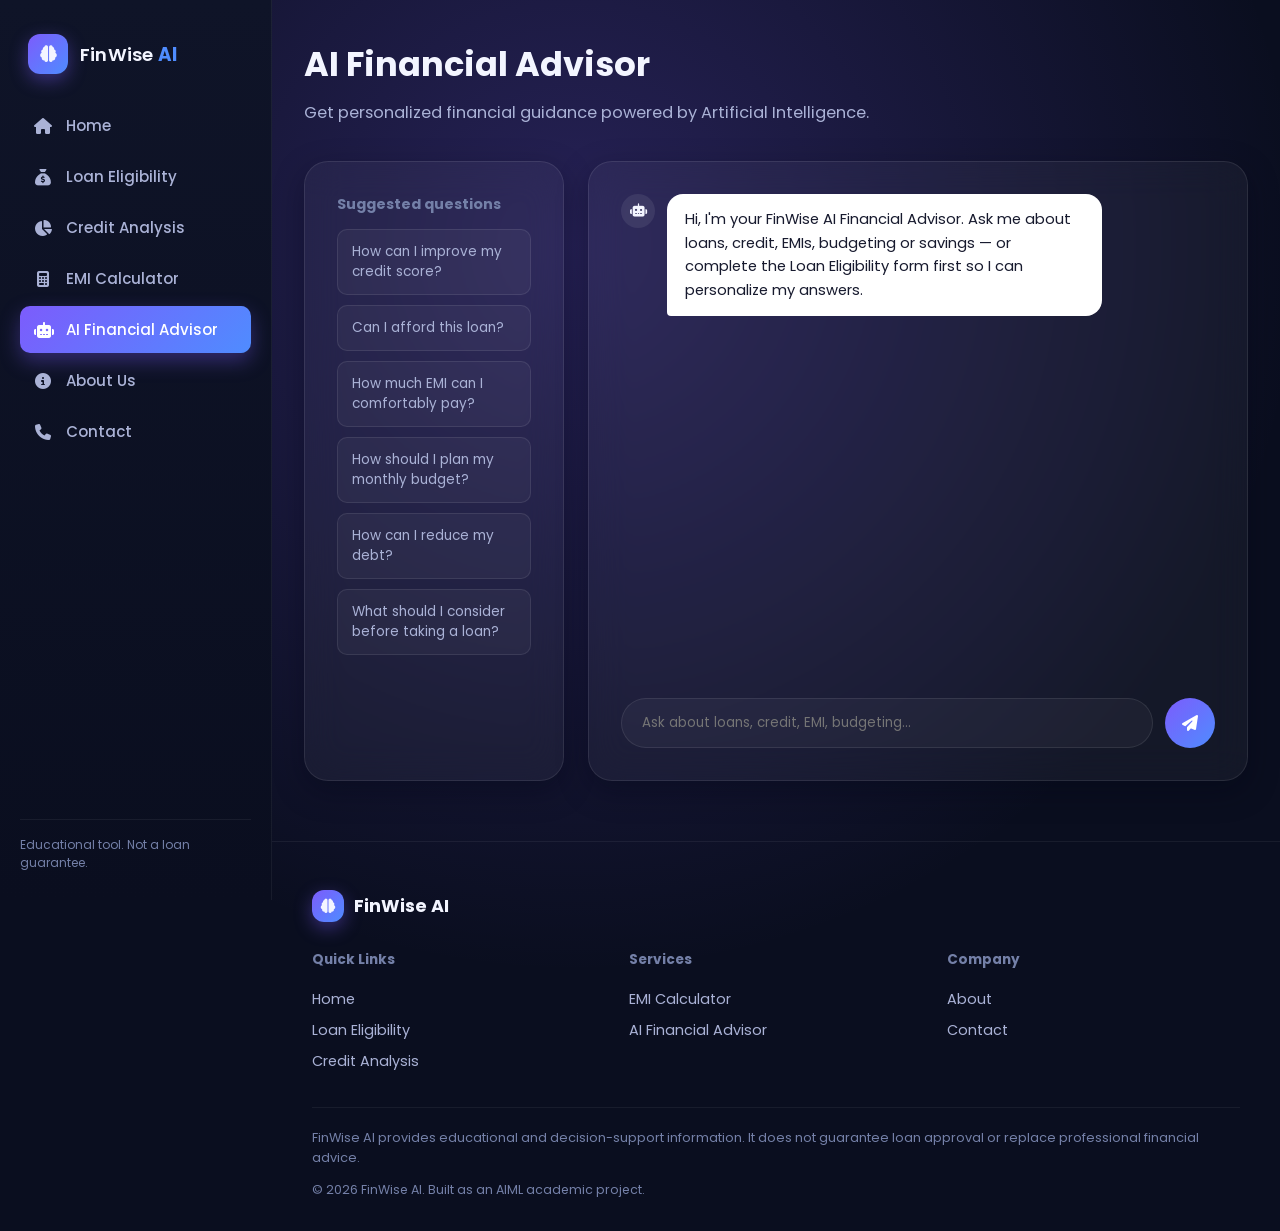
<file: FinWise-AI (1)/FinWise-AI/advisor.html>
<!DOCTYPE html>
<html lang="en">
<head>
<meta charset="UTF-8">
<meta name="viewport" content="width=device-width, initial-scale=1.0">
<title>AI Financial Advisor — FinWise AI</title>
<link rel="preconnect" href="https://fonts.googleapis.com">
<link href="https://fonts.googleapis.com/css2?family=Poppins:wght@400;500;600;700&display=swap" rel="stylesheet">
<link rel="stylesheet" href="https://cdnjs.cloudflare.com/ajax/libs/font-awesome/6.5.1/css/all.min.css">
<link rel="stylesheet" href="css/style.css">
<link rel="stylesheet" href="css/responsive.css">
<link rel="stylesheet" href="css/animations.css">
</head>
<body>

<button class="fw-nav-toggle" id="fw-nav-toggle" aria-label="Toggle navigation"><i class="fa-solid fa-bars"></i></button>
<div class="fw-nav-overlay" id="fw-nav-overlay"></div>

<div class="fw-app">
  <aside class="fw-sidebar" id="fw-sidebar"></aside>

  <main class="fw-main">
    <div class="fw-container">
      <div class="fw-page-header">
        <h1>AI Financial Advisor</h1>
        <p>Get personalized financial guidance powered by Artificial Intelligence.</p>
      </div>

      <div class="fw-chat-shell">
        <div class="fw-card">
          <h3 style="font-size:0.9rem; color:var(--text-muted); margin-bottom:14px;">Suggested questions</h3>
          <div class="fw-suggested-list">
            <button class="fw-suggested-q">How can I improve my credit score?</button>
            <button class="fw-suggested-q">Can I afford this loan?</button>
            <button class="fw-suggested-q">How much EMI can I comfortably pay?</button>
            <button class="fw-suggested-q">How should I plan my monthly budget?</button>
            <button class="fw-suggested-q">How can I reduce my debt?</button>
            <button class="fw-suggested-q">What should I consider before taking a loan?</button>
          </div>
        </div>

        <div class="fw-card fw-chat-panel">
          <div class="fw-chat-thread" id="advisor-thread"></div>
          <form class="fw-chat-form" id="advisor-form">
            <input type="text" id="advisor-input" placeholder="Ask about loans, credit, EMI, budgeting..." autocomplete="off">
            <button type="submit" aria-label="Send message"><i class="fa-solid fa-paper-plane"></i></button>
          </form>
        </div>
      </div>
    </div>
    <footer class="fw-footer" id="fw-footer"></footer>
  </main>
</div>

<script src="js/config.js"></script>
<script src="js/api.js"></script>
<script src="js/script.js"></script>
<script src="js/advisor.js"></script>
</body>
</html>
</file>
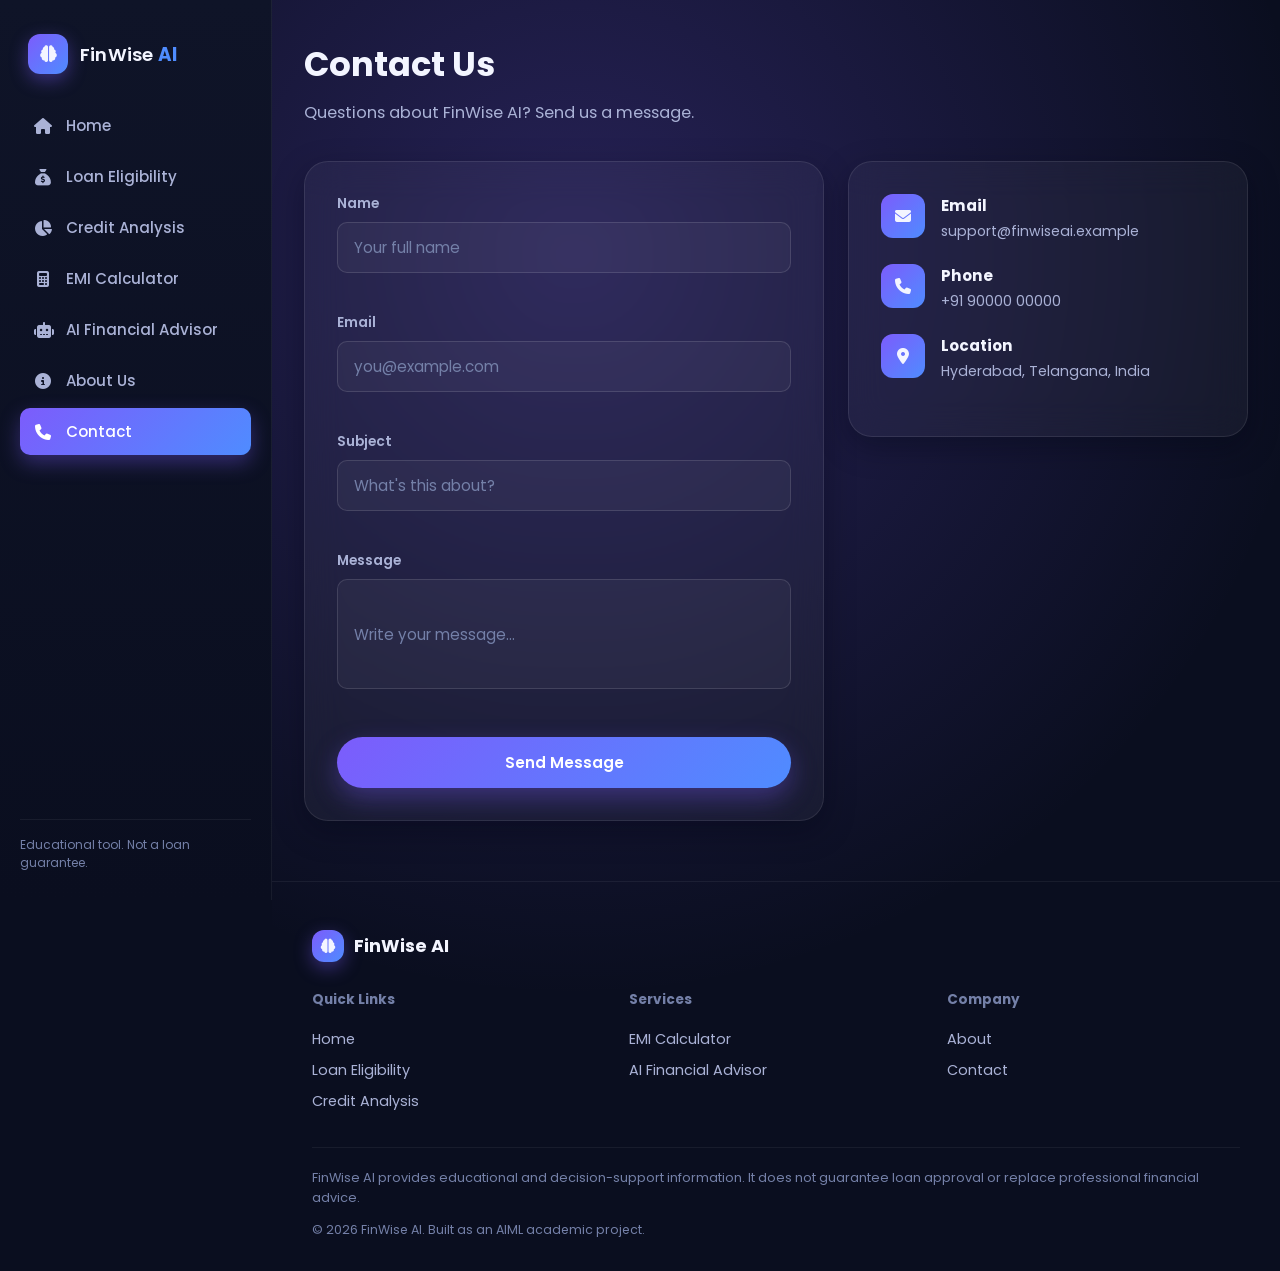
<file: FinWise-AI (1)/FinWise-AI/contact.html>
<!DOCTYPE html>
<html lang="en">
<head>
<meta charset="UTF-8">
<meta name="viewport" content="width=device-width, initial-scale=1.0">
<title>Contact — FinWise AI</title>
<link rel="preconnect" href="https://fonts.googleapis.com">
<link href="https://fonts.googleapis.com/css2?family=Poppins:wght@400;500;600;700&display=swap" rel="stylesheet">
<link rel="stylesheet" href="https://cdnjs.cloudflare.com/ajax/libs/font-awesome/6.5.1/css/all.min.css">
<link rel="stylesheet" href="css/style.css">
<link rel="stylesheet" href="css/responsive.css">
<link rel="stylesheet" href="css/animations.css">
</head>
<body>

<button class="fw-nav-toggle" id="fw-nav-toggle" aria-label="Toggle navigation"><i class="fa-solid fa-bars"></i></button>
<div class="fw-nav-overlay" id="fw-nav-overlay"></div>

<div class="fw-app">
  <aside class="fw-sidebar" id="fw-sidebar"></aside>

  <main class="fw-main">
    <div class="fw-container">
      <div class="fw-page-header">
        <h1>Contact Us</h1>
        <p>Questions about FinWise AI? Send us a message.</p>
      </div>

      <div class="fw-contact-grid">
        <form class="fw-card" id="contact-form" novalidate>
          <div class="fw-field">
            <label for="ct-name">Name</label>
            <input type="text" id="ct-name" name="name" placeholder="Your full name" required>
            <div class="fw-error-msg" data-error-for="name"></div>
          </div>
          <div class="fw-field mt-16">
            <label for="ct-email">Email</label>
            <input type="email" id="ct-email" name="email" placeholder="you@example.com" required>
            <div class="fw-error-msg" data-error-for="email"></div>
          </div>
          <div class="fw-field mt-16">
            <label for="ct-subject">Subject</label>
            <input type="text" id="ct-subject" name="subject" placeholder="What's this about?" required>
            <div class="fw-error-msg" data-error-for="subject"></div>
          </div>
          <div class="fw-field mt-16">
            <label for="ct-message">Message</label>
            <input type="text" id="ct-message" name="message" placeholder="Write your message..." required style="height:110px; align-items:flex-start;">
            <div class="fw-error-msg" data-error-for="message"></div>
          </div>
          <button type="submit" class="fw-btn fw-btn-primary fw-btn-block mt-24">Send Message</button>
        </form>

        <div>
          <div class="fw-card">
            <div class="fw-contact-info-card">
              <i class="fa-solid fa-envelope"></i>
              <div><h4>Email</h4><p>support@finwiseai.example</p></div>
            </div>
            <div class="fw-contact-info-card">
              <i class="fa-solid fa-phone"></i>
              <div><h4>Phone</h4><p>+91 90000 00000</p></div>
            </div>
            <div class="fw-contact-info-card">
              <i class="fa-solid fa-location-dot"></i>
              <div><h4>Location</h4><p>Hyderabad, Telangana, India</p></div>
            </div>
          </div>
        </div>
      </div>
    </div>
    <footer class="fw-footer" id="fw-footer"></footer>
  </main>
</div>

<script src="js/config.js"></script>
<script src="js/script.js"></script>
<script>
document.addEventListener("DOMContentLoaded", () => {
  const form = document.getElementById("contact-form");
  form.addEventListener("submit", e => {
    e.preventDefault();
    document.querySelectorAll("[data-error-for]").forEach(el => el.textContent = "");
    document.querySelectorAll(".fw-field.invalid").forEach(el => el.classList.remove("invalid"));

    let hasError = false;
    const emailPattern = /^[^\s@]+@[^\s@]+\.[^\s@]+$/;

    if (!form.name.value.trim()) { setError("name", "Please enter your name."); hasError = true; }
    if (!emailPattern.test(form.email.value.trim())) { setError("email", "Please enter a valid email address."); hasError = true; }
    if (!form.subject.value.trim()) { setError("subject", "Please enter a subject."); hasError = true; }
    if (!form.message.value.trim()) { setError("message", "Please enter a message."); hasError = true; }

    if (hasError) { showToast("Please correct the highlighted fields.", "warning"); return; }

    form.reset();
    showToast("Your message has been sent. We'll get back to you soon.", "success");
  });

  function setError(field, msg) {
    const el = document.querySelector(`[data-error-for="${field}"]`);
    el.textContent = msg;
    el.closest(".fw-field").classList.add("invalid");
  }
});
</script>
</body>
</html>
</file>
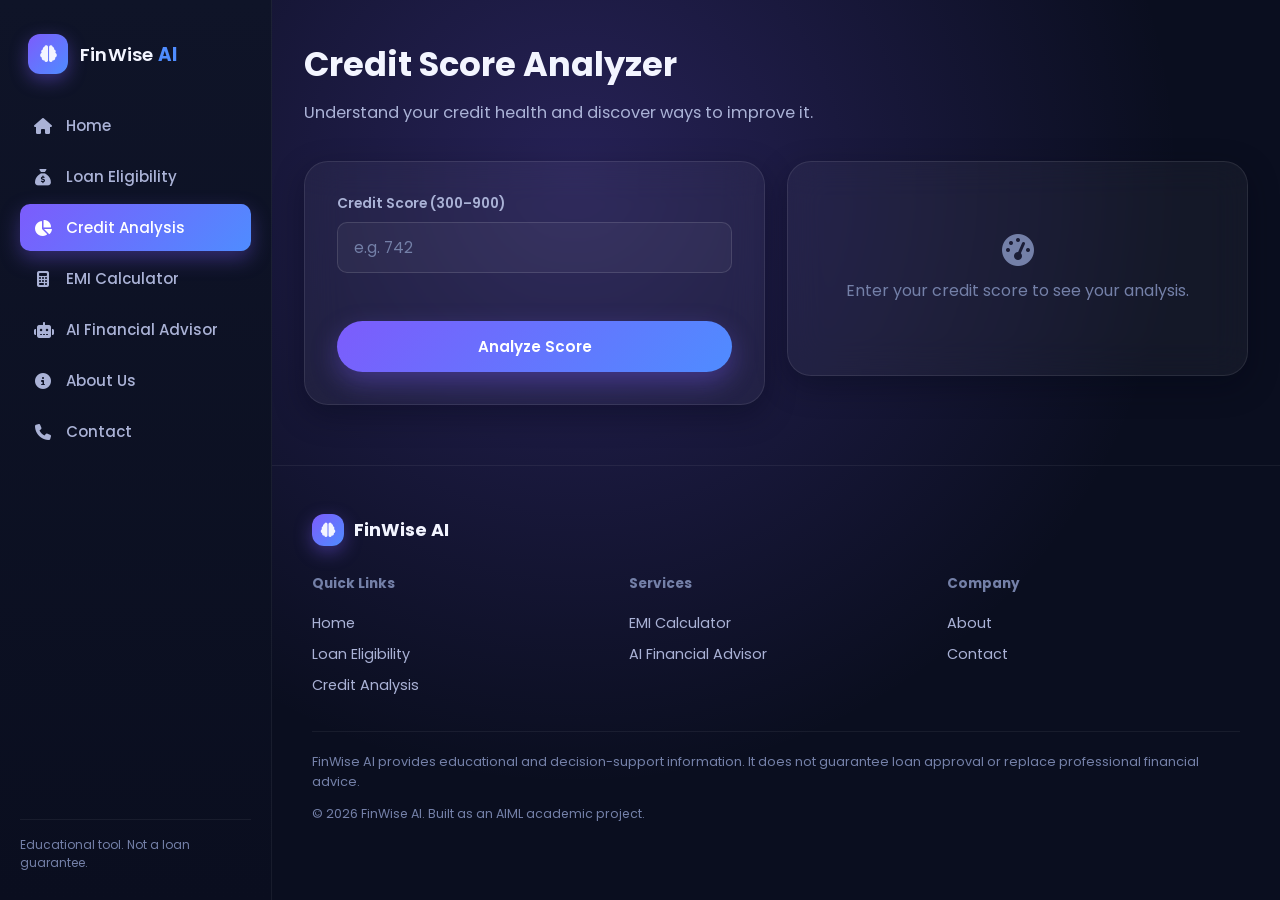
<file: FinWise-AI (1)/FinWise-AI/credit.html>
<!DOCTYPE html>
<html lang="en">
<head>
<meta charset="UTF-8">
<meta name="viewport" content="width=device-width, initial-scale=1.0">
<title>Credit Score Analyzer — FinWise AI</title>
<link rel="preconnect" href="https://fonts.googleapis.com">
<link href="https://fonts.googleapis.com/css2?family=Poppins:wght@400;500;600;700&display=swap" rel="stylesheet">
<link rel="stylesheet" href="https://cdnjs.cloudflare.com/ajax/libs/font-awesome/6.5.1/css/all.min.css">
<link rel="stylesheet" href="css/style.css">
<link rel="stylesheet" href="css/responsive.css">
<link rel="stylesheet" href="css/animations.css">
</head>
<body>

<button class="fw-nav-toggle" id="fw-nav-toggle" aria-label="Toggle navigation"><i class="fa-solid fa-bars"></i></button>
<div class="fw-nav-overlay" id="fw-nav-overlay"></div>

<div class="fw-app">
  <aside class="fw-sidebar" id="fw-sidebar"></aside>

  <main class="fw-main">
    <div class="fw-container">
      <div class="fw-page-header">
        <h1>Credit Score Analyzer</h1>
        <p>Understand your credit health and discover ways to improve it.</p>
      </div>

      <div class="fw-grid-2" style="align-items:start;">
        <form class="fw-card" id="credit-form" novalidate>
          <div class="fw-field">
            <label for="c-score">Credit Score (300–900)</label>
            <input type="number" id="c-score" name="creditScore" placeholder="e.g. 742" min="300" max="900" required>
            <div class="fw-error-msg" data-error-for="creditScore"></div>
          </div>
          <button type="submit" class="fw-btn fw-btn-primary fw-btn-block mt-24">Analyze Score</button>
        </form>

        <div class="fw-card" id="credit-result">
          <div class="fw-empty-state">
            <i class="fa-solid fa-gauge-high"></i>
            <p>Enter your credit score to see your analysis.</p>
          </div>
        </div>
      </div>
    </div>
    <footer class="fw-footer" id="fw-footer"></footer>
  </main>
</div>

<script src="js/config.js"></script>
<script src="js/credit.js"></script>
<script src="js/script.js"></script>
<script>
document.addEventListener("DOMContentLoaded", () => {
  const form = document.getElementById("credit-form");
  const resultBox = document.getElementById("credit-result");

  form.addEventListener("submit", e => {
    e.preventDefault();
    const errEl = document.querySelector('[data-error-for="creditScore"]');
    errEl.textContent = "";
    form.creditScore.closest(".fw-field").classList.remove("invalid");

    const score = Number(form.creditScore.value);
    if (!score || score < 300 || score > 900) {
      errEl.textContent = "Please enter a valid credit score between 300 and 900.";
      form.creditScore.closest(".fw-field").classList.add("invalid");
      showToast("Please enter a valid credit score.", "warning");
      return;
    }

    const info = classifyCredit(score);
    const pct = Math.max(0, Math.min(1, (score - 300) / (900 - 300)));
    const circumference = 2 * Math.PI * 70;
    const offset = circumference * (1 - pct);

    resultBox.innerHTML = `
      <div class="fw-gauge-wrap">
        <div class="fw-gauge" style="position:relative; width:200px; height:200px;">
          <svg width="200" height="200" viewBox="0 0 200 200">
            <circle cx="100" cy="100" r="70" fill="none" stroke="rgba(255,255,255,0.08)" stroke-width="16"/>
            <circle cx="100" cy="100" r="70" fill="none" stroke="${info.color}" stroke-width="16"
              stroke-dasharray="${circumference}" stroke-dashoffset="${circumference}"
              stroke-linecap="round" transform="rotate(-90 100 100)" id="gauge-circle"/>
          </svg>
          <div class="fw-gauge-center" style="position:absolute; inset:0; display:flex; flex-direction:column; align-items:center; justify-content:center;">
            <div class="fw-gauge-score">${score}</div>
            <div class="fw-gauge-rating">${info.rating}</div>
          </div>
        </div>
      </div>

      <div class="fw-detail-grid">
        <div class="fw-detail-item"><div class="label">Rating</div><div class="value">${info.rating}</div></div>
        <div class="fw-detail-item"><div class="label">Score Range</div><div class="value">${info.range}</div></div>
      </div>

      <p style="color:var(--text-secondary); font-size:0.92rem; line-height:1.6; margin:16px 0;">${creditExplanation(info.rating)}</p>

      <h3 style="font-size:0.95rem; margin-top:8px;">Recommendations</h3>
      <ul class="fw-tips-list">
        ${creditRecommendations(info.rating).map(r => `<li>${r}</li>`).join("")}
      </ul>
    `;

    requestAnimationFrame(() => {
      const circle = document.getElementById("gauge-circle");
      if (circle) circle.style.strokeDashoffset = offset;
    });

    showToast("Credit score analyzed.", "success");
  });
});
</script>
</body>
</html>
</file>
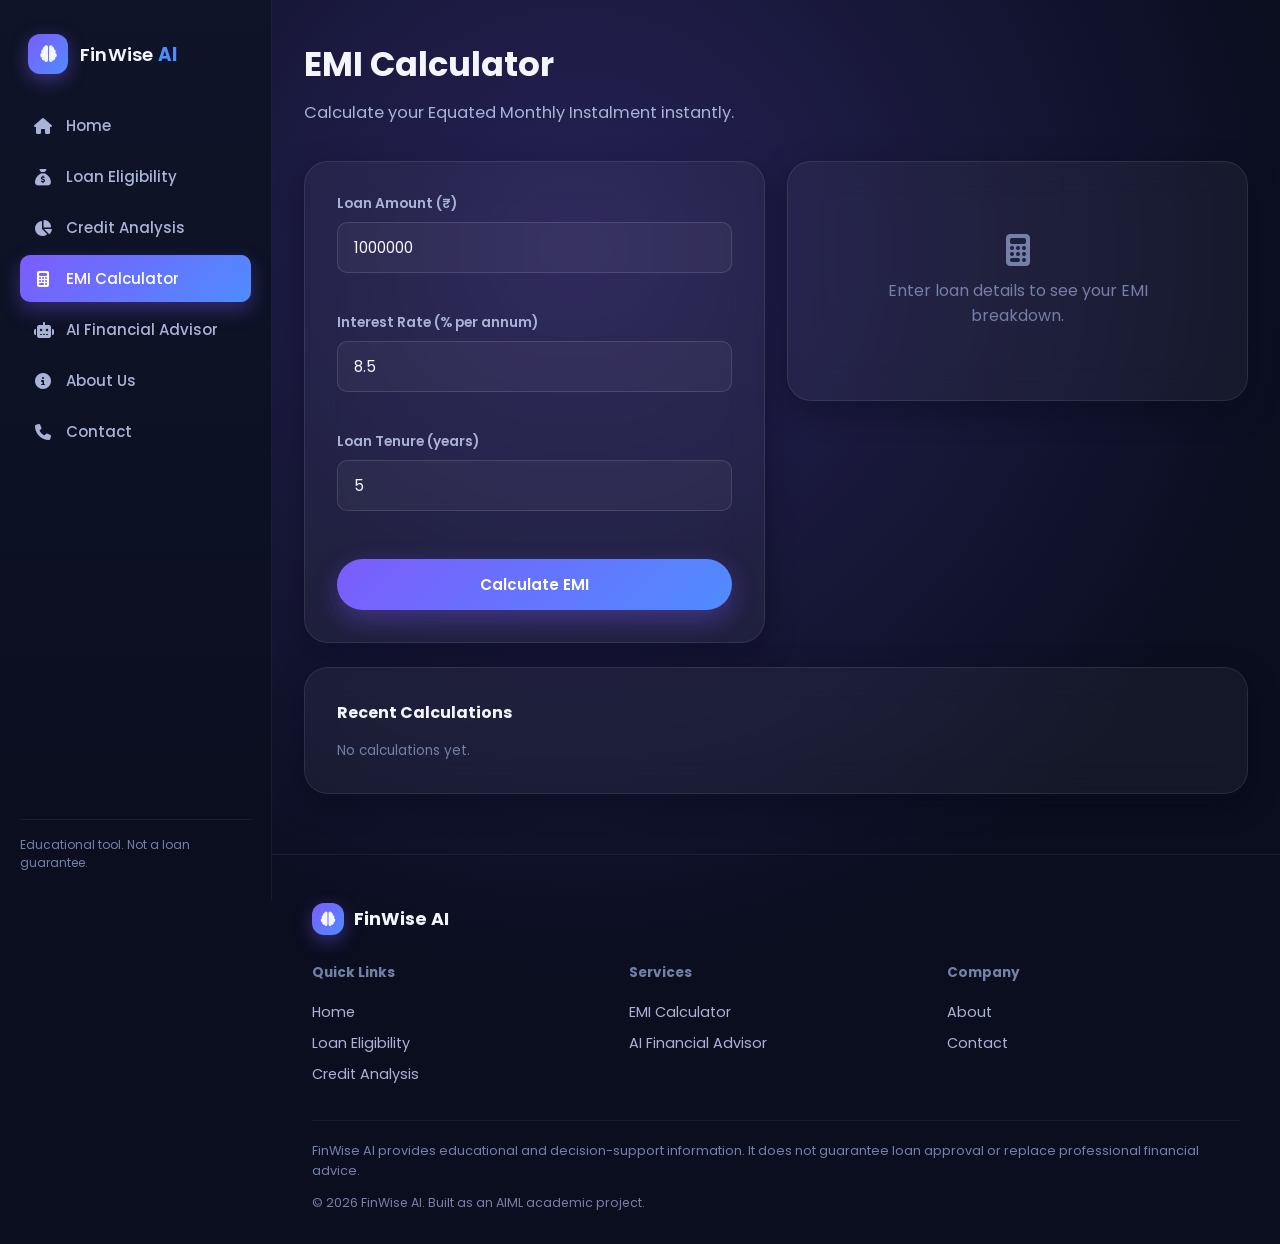
<file: FinWise-AI (1)/FinWise-AI/emi.html>
<!DOCTYPE html>
<html lang="en">
<head>
<meta charset="UTF-8">
<meta name="viewport" content="width=device-width, initial-scale=1.0">
<title>EMI Calculator — FinWise AI</title>
<link rel="preconnect" href="https://fonts.googleapis.com">
<link href="https://fonts.googleapis.com/css2?family=Poppins:wght@400;500;600;700&display=swap" rel="stylesheet">
<link rel="stylesheet" href="https://cdnjs.cloudflare.com/ajax/libs/font-awesome/6.5.1/css/all.min.css">
<link rel="stylesheet" href="css/style.css">
<link rel="stylesheet" href="css/responsive.css">
<link rel="stylesheet" href="css/animations.css">
</head>
<body>

<button class="fw-nav-toggle" id="fw-nav-toggle" aria-label="Toggle navigation"><i class="fa-solid fa-bars"></i></button>
<div class="fw-nav-overlay" id="fw-nav-overlay"></div>

<div class="fw-app">
  <aside class="fw-sidebar" id="fw-sidebar"></aside>

  <main class="fw-main">
    <div class="fw-container">
      <div class="fw-page-header">
        <h1>EMI Calculator</h1>
        <p>Calculate your Equated Monthly Instalment instantly.</p>
      </div>

      <div class="fw-grid-2" style="align-items:start;">
        <form class="fw-card" id="emi-form" novalidate>
          <div class="fw-field">
            <label for="e-amount">Loan Amount (₹)</label>
            <input type="number" id="e-amount" name="loanAmount" placeholder="e.g. 1000000" min="0" required value="1000000">
            <div class="fw-error-msg" data-error-for="loanAmount"></div>
          </div>
          <div class="fw-field mt-16">
            <label for="e-rate">Interest Rate (% per annum)</label>
            <input type="number" step="0.1" id="e-rate" name="interestRate" placeholder="e.g. 8.5" min="0" required value="8.5">
            <div class="fw-error-msg" data-error-for="interestRate"></div>
          </div>
          <div class="fw-field mt-16">
            <label for="e-tenure">Loan Tenure (years)</label>
            <input type="number" step="0.1" id="e-tenure" name="loanTenure" placeholder="e.g. 5" min="0" required value="5">
            <div class="fw-error-msg" data-error-for="loanTenure"></div>
          </div>
          <button type="submit" class="fw-btn fw-btn-primary fw-btn-block mt-24">Calculate EMI</button>
        </form>

        <div class="fw-card" id="emi-result">
          <div class="fw-empty-state">
            <i class="fa-solid fa-calculator"></i>
            <p>Enter loan details to see your EMI breakdown.</p>
          </div>
        </div>
      </div>

      <div class="fw-card mt-24" id="emi-recent-card">
        <h3 style="font-size:1rem;">Recent Calculations</h3>
        <div class="fw-recent-list" id="emi-recent-list"></div>
        <button class="fw-btn fw-btn-ghost mt-16" id="emi-clear-history" style="display:none;">Clear History</button>
      </div>
    </div>
    <footer class="fw-footer" id="fw-footer"></footer>
  </main>
</div>

<script src="js/config.js"></script>
<script src="js/eligibility.js"></script>
<script src="js/emi.js"></script>
<script src="js/script.js"></script>
<script>
document.addEventListener("DOMContentLoaded", () => {
  const form = document.getElementById("emi-form");
  const resultBox = document.getElementById("emi-result");

  renderRecent();

  form.addEventListener("submit", e => {
    e.preventDefault();
    document.querySelectorAll("[data-error-for]").forEach(el => el.textContent = "");
    document.querySelectorAll(".fw-field.invalid").forEach(el => el.classList.remove("invalid"));

    const amount = Number(form.loanAmount.value);
    const rate = Number(form.interestRate.value);
    const tenure = Number(form.loanTenure.value);
    let hasError = false;

    if (!amount || amount <= 0) { setError("loanAmount", "Loan amount must be greater than 0."); hasError = true; }
    if (rate === "" || rate <= 0 || isNaN(rate)) { setError("interestRate", "Interest rate must be greater than 0."); hasError = true; }
    if (!tenure || tenure <= 0) { setError("loanTenure", "Loan tenure must be greater than 0."); hasError = true; }

    if (hasError) { showToast("Please correct the highlighted fields.", "warning"); return; }

    const b = computeEMIBreakdown(amount, rate, tenure);
    renderResult(b);
    showToast("EMI calculated successfully.", "success");

    FWStore.push(FWStore.KEYS.EMI, { amount, rate, tenure, emi: b.emi });
    renderRecent();
  });

  function setError(field, msg) {
    const el = document.querySelector(`[data-error-for="${field}"]`);
    el.textContent = msg;
    el.closest(".fw-field").classList.add("invalid");
  }

  function renderResult(b) {
    const principalPct = Math.round((b.principal / b.totalPayment) * 100);
    resultBox.innerHTML = `
      <div class="fw-amount-hero">
        <div class="label">Monthly EMI</div>
        <div class="value" data-counter="${b.emi}" data-decimals="0">₹0</div>
      </div>

      <div class="fw-breakdown-bar">
        <div class="principal" style="width:${principalPct}%"></div>
        <div class="interest" style="width:${100 - principalPct}%"></div>
      </div>
      <div class="fw-legend">
        <span><i style="background:var(--blue);"></i> Principal</span>
        <span><i style="background:var(--purple);"></i> Interest</span>
      </div>

      <div class="fw-detail-grid mt-24">
        <div class="fw-detail-item"><div class="label">Principal Amount</div><div class="value">₹${b.principal.toLocaleString("en-IN")}</div></div>
        <div class="fw-detail-item"><div class="label">Total Interest</div><div class="value">₹${b.totalInterest.toLocaleString("en-IN")}</div></div>
        <div class="fw-detail-item"><div class="label">Total Payment</div><div class="value">₹${b.totalPayment.toLocaleString("en-IN")}</div></div>
        <div class="fw-detail-item"><div class="label">Tenure</div><div class="value">${b.tenureMonths} months</div></div>
      </div>
    `;
    const counterEl = resultBox.querySelector("[data-counter]");
    if (counterEl) {
      const target = parseFloat(counterEl.dataset.counter);
      let start = performance.now();
      const dur = 900;
      function frame(now) {
        const p = Math.min((now - start) / dur, 1);
        const eased = 1 - Math.pow(1 - p, 3);
        counterEl.textContent = "₹" + Math.round(target * eased).toLocaleString("en-IN");
        if (p < 1) requestAnimationFrame(frame);
      }
      requestAnimationFrame(frame);
    }
  }

  function renderRecent() {
    const list = document.getElementById("emi-recent-list");
    const clearBtn = document.getElementById("emi-clear-history");
    const history = FWStore.get(FWStore.KEYS.EMI);
    if (!history.length) {
      list.innerHTML = `<p style="color:var(--text-muted); font-size:0.85rem;">No calculations yet.</p>`;
      clearBtn.style.display = "none";
      return;
    }
    clearBtn.style.display = "inline-flex";
    list.innerHTML = history.map(h => `
      <div class="fw-recent-item">
        <div>
          <div>₹${Number(h.amount).toLocaleString("en-IN")} @ ${h.rate}% for ${h.tenure} yrs</div>
          <div class="fw-recent-meta">${new Date(h.savedAt).toLocaleString()}</div>
        </div>
        <span class="fw-badge low">₹${Number(h.emi).toLocaleString("en-IN")}/mo</span>
      </div>`).join("");
    clearBtn.onclick = () => { FWStore.clear(FWStore.KEYS.EMI); renderRecent(); showToast("History cleared.", "info"); };
  }
});
</script>
</body>
</html>
</file>
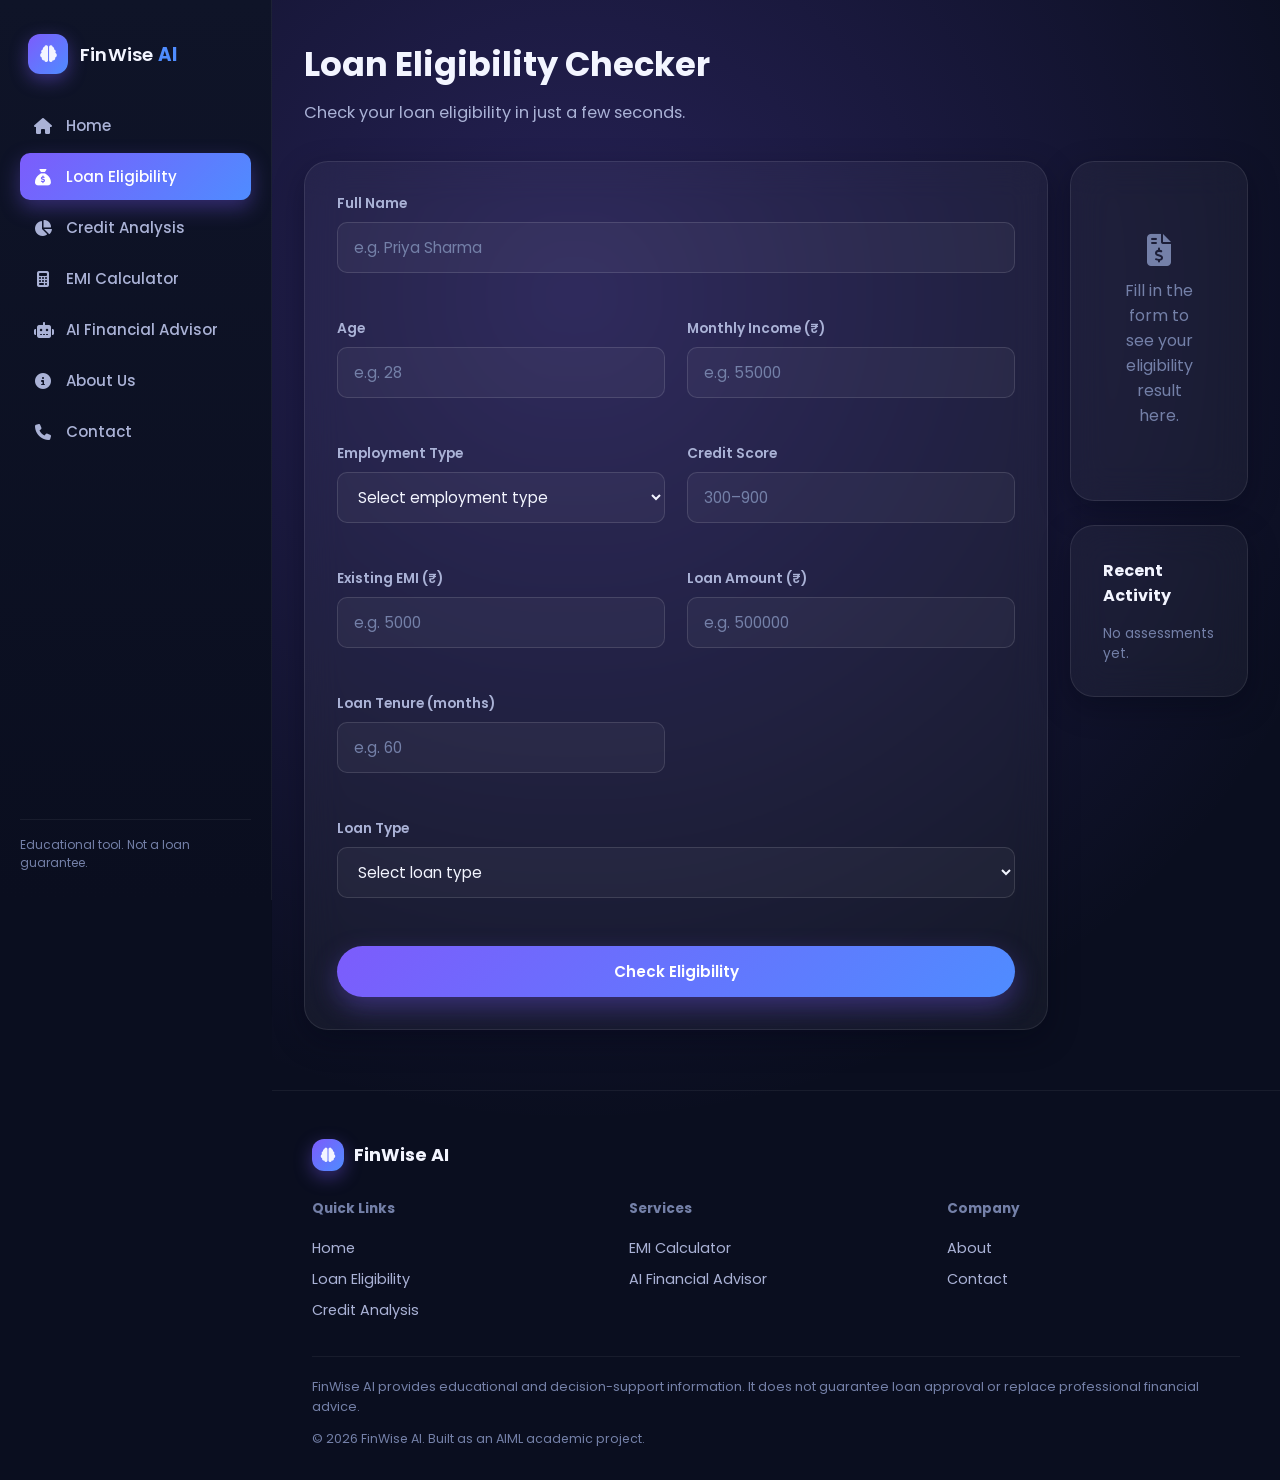
<file: FinWise-AI (1)/FinWise-AI/loan.html>
<!DOCTYPE html>
<html lang="en">
<head>
<meta charset="UTF-8">
<meta name="viewport" content="width=device-width, initial-scale=1.0">
<title>Loan Eligibility Checker — FinWise AI</title>
<link rel="preconnect" href="https://fonts.googleapis.com">
<link href="https://fonts.googleapis.com/css2?family=Poppins:wght@400;500;600;700&display=swap" rel="stylesheet">
<link rel="stylesheet" href="https://cdnjs.cloudflare.com/ajax/libs/font-awesome/6.5.1/css/all.min.css">
<link rel="stylesheet" href="css/style.css">
<link rel="stylesheet" href="css/responsive.css">
<link rel="stylesheet" href="css/animations.css">
</head>
<body>

<button class="fw-nav-toggle" id="fw-nav-toggle" aria-label="Toggle navigation"><i class="fa-solid fa-bars"></i></button>
<div class="fw-nav-overlay" id="fw-nav-overlay"></div>

<div class="fw-app">
  <aside class="fw-sidebar" id="fw-sidebar"></aside>

  <main class="fw-main">
    <div class="fw-container">
      <div class="fw-page-header">
        <h1>Loan Eligibility Checker</h1>
        <p>Check your loan eligibility in just a few seconds.</p>
      </div>

      <div class="fw-grid-2" id="fw-loan-layout" style="align-items:start;">
        <form class="fw-card" id="loan-form" novalidate>
          <div class="fw-form-grid">
            <div class="fw-field full">
              <label for="l-name">Full Name</label>
              <input type="text" id="l-name" name="name" placeholder="e.g. Priya Sharma" required>
              <div class="fw-error-msg" data-error-for="name"></div>
            </div>

            <div class="fw-field">
              <label for="l-age">Age</label>
              <input type="number" id="l-age" name="age" placeholder="e.g. 28" min="18" max="80" required>
              <div class="fw-error-msg" data-error-for="age"></div>
            </div>

            <div class="fw-field">
              <label for="l-income">Monthly Income (₹)</label>
              <input type="number" id="l-income" name="income" placeholder="e.g. 55000" min="0" required>
              <div class="fw-error-msg" data-error-for="income"></div>
            </div>

            <div class="fw-field">
              <label for="l-employment">Employment Type</label>
              <select id="l-employment" name="employmentType" required>
                <option value="">Select employment type</option>
                <option>Salaried</option>
                <option>Self-Employed</option>
                <option>Business Owner</option>
                <option>Professional</option>
              </select>
              <div class="fw-error-msg" data-error-for="employmentType"></div>
            </div>

            <div class="fw-field">
              <label for="l-credit">Credit Score</label>
              <input type="number" id="l-credit" name="creditScore" placeholder="300–900" min="300" max="900" required>
              <div class="fw-error-msg" data-error-for="creditScore"></div>
            </div>

            <div class="fw-field">
              <label for="l-emi">Existing EMI (₹)</label>
              <input type="number" id="l-emi" name="existingEmi" placeholder="e.g. 5000" min="0" required>
              <div class="fw-error-msg" data-error-for="existingEmi"></div>
            </div>

            <div class="fw-field">
              <label for="l-amount">Loan Amount (₹)</label>
              <input type="number" id="l-amount" name="loanAmount" placeholder="e.g. 500000" min="0" required>
              <div class="fw-error-msg" data-error-for="loanAmount"></div>
            </div>

            <div class="fw-field">
              <label for="l-tenure">Loan Tenure (months)</label>
              <input type="number" id="l-tenure" name="loanTenure" placeholder="e.g. 60" min="1" required>
              <div class="fw-error-msg" data-error-for="loanTenure"></div>
            </div>

            <div class="fw-field full">
              <label for="l-type">Loan Type</label>
              <select id="l-type" name="loanType" required>
                <option value="">Select loan type</option>
                <option>Personal Loan</option>
                <option>Home Loan</option>
                <option>Vehicle Loan</option>
                <option>Education Loan</option>
              </select>
              <div class="fw-error-msg" data-error-for="loanType"></div>
            </div>
          </div>

          <button type="submit" class="fw-btn fw-btn-primary fw-btn-block mt-24" id="loan-submit-btn">
            <span class="btn-label">Check Eligibility</span>
          </button>
        </form>

        <div>
          <!-- Result renders here -->
          <div class="fw-card" id="loan-result-empty">
            <div class="fw-empty-state">
              <i class="fa-solid fa-file-invoice-dollar"></i>
              <p>Fill in the form to see your eligibility result here.</p>
            </div>
          </div>
          <div id="loan-result" style="display:none;"></div>

          <div class="fw-card mt-24" id="loan-recent-card">
            <h3 style="font-size:1rem;">Recent Activity</h3>
            <div class="fw-recent-list" id="loan-recent-list"></div>
            <button class="fw-btn fw-btn-ghost mt-16" id="loan-clear-history" style="display:none;">Clear History</button>
          </div>
        </div>
      </div>
    </div>
    <footer class="fw-footer" id="fw-footer"></footer>
  </main>
</div>

<script src="js/config.js"></script>
<script src="js/eligibility.js"></script>
<script src="js/api.js"></script>
<script src="js/script.js"></script>
<script>
document.addEventListener("DOMContentLoaded", () => {
  const form = document.getElementById("loan-form");
  const submitBtn = document.getElementById("loan-submit-btn");
  const resultEmpty = document.getElementById("loan-result-empty");
  const resultBox = document.getElementById("loan-result");

  renderRecent();

  form.addEventListener("submit", async e => {
    e.preventDefault();
    clearErrors();

    const data = {
      name: form.name.value.trim(),
      age: Number(form.age.value),
      income: Number(form.income.value),
      employmentType: form.employmentType.value,
      creditScore: Number(form.creditScore.value),
      existingEmi: form.existingEmi.value === "" ? "" : Number(form.existingEmi.value),
      loanAmount: Number(form.loanAmount.value),
      loanTenure: Number(form.loanTenure.value),
      loanType: form.loanType.value
    };

    const errors = validateEligibilityForm(data);
    if (Object.keys(errors).length) {
      showErrors(errors);
      showToast("Please correct the highlighted fields.", "warning");
      return;
    }

    setLoading(true);
    await new Promise(r => setTimeout(r, 500)); // brief perceived-processing delay
    const result = assessEligibility(data);
    setLoading(false);

    renderResult(data, result);
    showToast("Eligibility analysis completed.", "success");

    FWStore.push(FWStore.KEYS.LOAN, {
      name: data.name, income: data.income, creditScore: data.creditScore,
      existingEmi: data.existingEmi, loanType: data.loanType,
      eligibility: result.eligible ? "Eligible" : "Not Eligible",
      riskLevel: result.riskLevel, eligibleAmount: result.eligibleAmount
    });
    renderRecent();

    const saveRes = await FinWiseAPI.saveToGoogleSheets({
      timestamp: new Date().toISOString(), ...data,
      eligibilityStatus: result.eligible ? "Eligible" : "Not Eligible",
      eligibleAmount: result.eligibleAmount, riskLevel: result.riskLevel
    });
    if (!saveRes.configured) {
      showToast(saveRes.message, "info");
    } else {
      showToast(saveRes.message, saveRes.ok ? "success" : "warning");
    }
  });

  function setLoading(isLoading) {
    submitBtn.disabled = isLoading;
    submitBtn.innerHTML = isLoading
      ? '<span class="fw-spinner"></span> Analyzing...'
      : '<span class="btn-label">Check Eligibility</span>';
  }

  function clearErrors() {
    document.querySelectorAll("[data-error-for]").forEach(el => el.textContent = "");
    document.querySelectorAll(".fw-field.invalid").forEach(el => el.classList.remove("invalid"));
  }

  function showErrors(errors) {
    Object.entries(errors).forEach(([field, msg]) => {
      const el = document.querySelector(`[data-error-for="${field}"]`);
      if (el) { el.textContent = msg; el.closest(".fw-field").classList.add("invalid"); }
    });
  }

  function renderResult(data, result) {
    resultEmpty.style.display = "none";
    resultBox.style.display = "block";

    if (result.eligible) {
      resultBox.innerHTML = `
        <div class="fw-card">
          <div class="fw-result-icon success"><i class="fa-solid fa-check"></i></div>
          <div class="fw-result-title">Congratulations!</div>
          <div class="fw-result-subtitle">You are Eligible for the Loan</div>

          <div class="fw-amount-hero">
            <div class="label">Estimated Maximum Loan Amount</div>
            <div class="value">₹${result.eligibleAmount.toLocaleString("en-IN")}</div>
          </div>

          <div class="fw-detail-grid">
            <div class="fw-detail-item"><div class="label">Interest Rate</div><div class="value">${result.interestRate}%</div></div>
            <div class="fw-detail-item"><div class="label">Loan Tenure</div><div class="value">${result.tenure} months</div></div>
            <div class="fw-detail-item"><div class="label">Approx. Monthly EMI</div><div class="value">₹${result.approxEmi.toLocaleString("en-IN")}</div></div>
            <div class="fw-detail-item"><div class="label">Risk Level</div><div class="value"><span class="fw-badge ${riskClass(result.riskLevel)}">${result.riskLevel}</span></div></div>
          </div>

          <p style="color:var(--text-secondary); font-size:0.9rem;">You are eligible based on the information provided.</p>
          <a href="advisor.html" class="fw-btn fw-btn-primary fw-btn-block mt-24">Get AI Recommendation</a>
        </div>`;
    } else {
      resultBox.innerHTML = `
        <div class="fw-card">
          <div class="fw-result-icon fail"><i class="fa-solid fa-xmark"></i></div>
          <div class="fw-result-title">Sorry!</div>
          <div class="fw-result-subtitle">You are Not Eligible for the Loan</div>

          <ul class="fw-reasons-list">
            ${result.reasons.map(r => `<li>${r}</li>`).join("")}
          </ul>

          <h3 style="font-size:0.95rem; margin-top:20px;">How to improve your profile</h3>
          <ul class="fw-tips-list">
            ${result.suggestions.map(s => `<li>${s}</li>`).join("")}
          </ul>

          <a href="advisor.html" class="fw-btn fw-btn-primary fw-btn-block mt-24">Improve My Financial Profile</a>
        </div>`;
    }
  }

  function riskClass(level) {
    if (level === "Low Risk") return "low";
    if (level === "Medium Risk") return "medium";
    return "high";
  }

  function renderRecent() {
    const list = document.getElementById("loan-recent-list");
    const clearBtn = document.getElementById("loan-clear-history");
    const history = FWStore.get(FWStore.KEYS.LOAN);
    if (!history.length) {
      list.innerHTML = `<p style="color:var(--text-muted); font-size:0.85rem;">No assessments yet.</p>`;
      clearBtn.style.display = "none";
      return;
    }
    clearBtn.style.display = "inline-flex";
    list.innerHTML = history.map(h => `
      <div class="fw-recent-item">
        <div>
          <div>${h.name || "Unnamed"} — ${h.loanType || ""}</div>
          <div class="fw-recent-meta">${new Date(h.savedAt).toLocaleString()}</div>
        </div>
        <span class="fw-badge ${h.eligibility === "Eligible" ? "low" : "high"}">${h.eligibility}</span>
      </div>`).join("");
    clearBtn.onclick = () => { FWStore.clear(FWStore.KEYS.LOAN); renderRecent(); showToast("History cleared.", "info"); };
  }
});
</script>
</body>
</html>
</file>
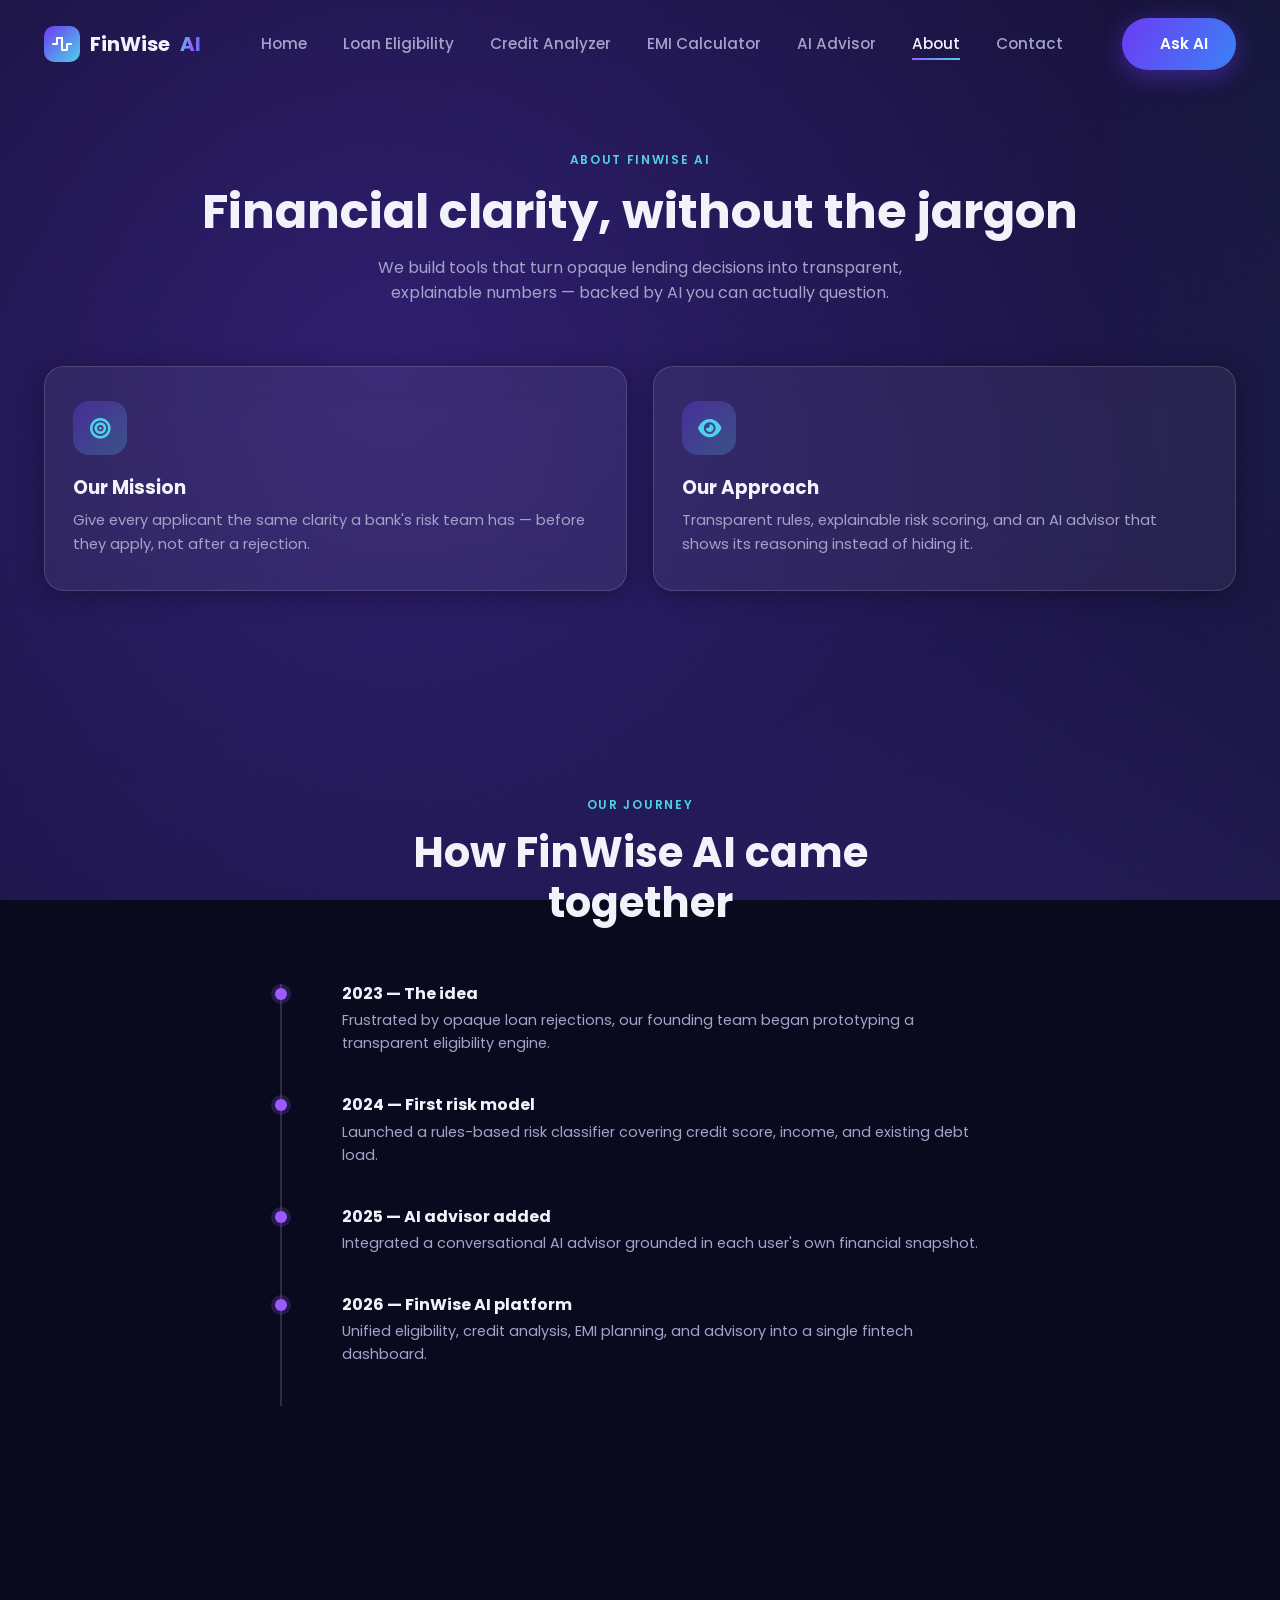
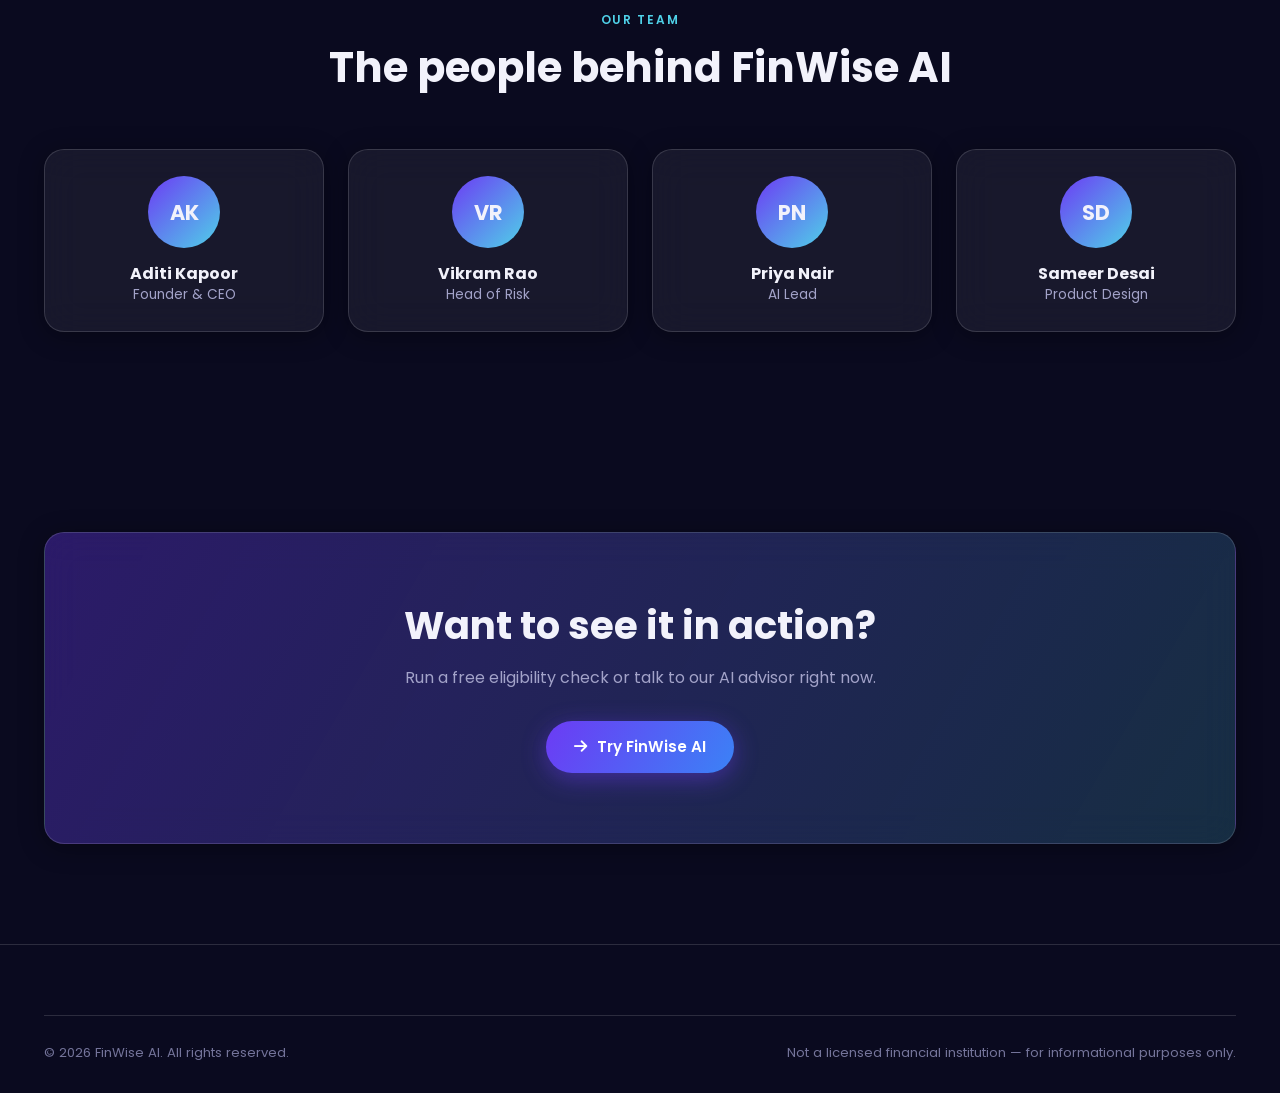
<file: FinWise-AI/FinWise-AI/about.html>
<!DOCTYPE html>
<html lang="en">
<head>
<meta charset="UTF-8" />
<meta name="viewport" content="width=device-width, initial-scale=1.0" />
<title>About Us — FinWise AI</title>
<meta name="description" content="Learn about FinWise AI's mission to make financial decisions transparent and AI-assisted." />
<link rel="preconnect" href="https://fonts.googleapis.com">
<link href="https://fonts.googleapis.com/css2?family=Poppins:wght@400;500;600;700;800&family=Inter:wght@400;500;600;700&display=swap" rel="stylesheet">
<link rel="stylesheet" href="https://cdnjs.cloudflare.com/ajax/libs/font-awesome/6.5.1/css/all.min.css">
<link rel="stylesheet" href="css/style.css">
<link rel="stylesheet" href="css/animations.css">
<link rel="stylesheet" href="css/responsive.css">
</head>
<body>
<div class="bg-orbit"></div>
<div class="noise-layer"></div>

<nav class="navbar">
  <div class="container nav-inner">
    <a href="index.html" class="brand"><span class="brand-mark"><i class="fa-solid fa-wave-square"></i></span>FinWise <span class="gradient-text">AI</span></a>
    <ul class="nav-links">
      <li><a href="index.html">Home</a></li>
      <li><a href="loan.html">Loan Eligibility</a></li>
      <li><a href="credit.html">Credit Analyzer</a></li>
      <li><a href="emi.html">EMI Calculator</a></li>
      <li><a href="advisor.html">AI Advisor</a></li>
      <li><a href="about.html" class="active">About</a></li>
      <li><a href="contact.html">Contact</a></li>
    </ul>
    <div class="nav-cta">
      <a href="advisor.html" class="btn btn-primary"><i class="fa-solid fa-sparkles"></i> Ask AI</a>
    </div>
    <button class="nav-toggle" aria-label="Toggle menu"><span></span><span></span><span></span></button>
  </div>
</nav>

<header class="page-header">
  <div class="container">
    <span class="eyebrow">About FinWise AI</span>
    <h1>Financial clarity, without the jargon</h1>
    <p>We build tools that turn opaque lending decisions into transparent, explainable numbers — backed by AI you can actually question.</p>
  </div>
</header>

<section class="section" style="padding-top:0;">
  <div class="container">
    <div class="grid-2 reveal">
      <div class="glass-card feature-card">
        <div class="icon-badge"><i class="fa-solid fa-bullseye"></i></div>
        <h3>Our Mission</h3>
        <p>Give every applicant the same clarity a bank's risk team has — before they apply, not after a rejection.</p>
      </div>
      <div class="glass-card feature-card">
        <div class="icon-badge"><i class="fa-solid fa-eye"></i></div>
        <h3>Our Approach</h3>
        <p>Transparent rules, explainable risk scoring, and an AI advisor that shows its reasoning instead of hiding it.</p>
      </div>
    </div>
  </div>
</section>

<section class="section">
  <div class="container">
    <div class="section-head reveal">
      <span class="eyebrow">Our Journey</span>
      <h2>How FinWise AI came together</h2>
    </div>
    <div class="timeline reveal">
      <div class="timeline-item">
        <h4>2023 — The idea</h4>
        <p>Frustrated by opaque loan rejections, our founding team began prototyping a transparent eligibility engine.</p>
      </div>
      <div class="timeline-item">
        <h4>2024 — First risk model</h4>
        <p>Launched a rules-based risk classifier covering credit score, income, and existing debt load.</p>
      </div>
      <div class="timeline-item">
        <h4>2025 — AI advisor added</h4>
        <p>Integrated a conversational AI advisor grounded in each user's own financial snapshot.</p>
      </div>
      <div class="timeline-item">
        <h4>2026 — FinWise AI platform</h4>
        <p>Unified eligibility, credit analysis, EMI planning, and advisory into a single fintech dashboard.</p>
      </div>
    </div>
  </div>
</section>

<section class="section">
  <div class="container">
    <div class="section-head reveal">
      <span class="eyebrow">Our Team</span>
      <h2>The people behind FinWise AI</h2>
    </div>
    <div class="team-grid reveal-stagger reveal">
      <div class="team-card glass-card"><div class="team-avatar">AK</div><h4>Aditi Kapoor</h4><p style="color:var(--text-dim);font-size:0.85rem;">Founder & CEO</p></div>
      <div class="team-card glass-card"><div class="team-avatar">VR</div><h4>Vikram Rao</h4><p style="color:var(--text-dim);font-size:0.85rem;">Head of Risk</p></div>
      <div class="team-card glass-card"><div class="team-avatar">PN</div><h4>Priya Nair</h4><p style="color:var(--text-dim);font-size:0.85rem;">AI Lead</p></div>
      <div class="team-card glass-card"><div class="team-avatar">SD</div><h4>Sameer Desai</h4><p style="color:var(--text-dim);font-size:0.85rem;">Product Design</p></div>
    </div>
  </div>
</section>

<section class="section">
  <div class="container">
    <div class="cta-banner glass-card reveal">
      <h2>Want to see it in action?</h2>
      <p>Run a free eligibility check or talk to our AI advisor right now.</p>
      <a href="loan.html" class="btn btn-primary"><i class="fa-solid fa-arrow-right"></i> Try FinWise AI</a>
    </div>
  </div>
</section>

<footer>
  <div class="container">
    <div class="footer-bottom">
      <span>&copy; 2026 FinWise AI. All rights reserved.</span>
      <span>Not a licensed financial institution — for informational purposes only.</span>
    </div>
  </div>
</footer>

<script src="js/config.js"></script>
<script src="js/api.js"></script>
<script src="js/script.js"></script>
</body>
</html>
</file>
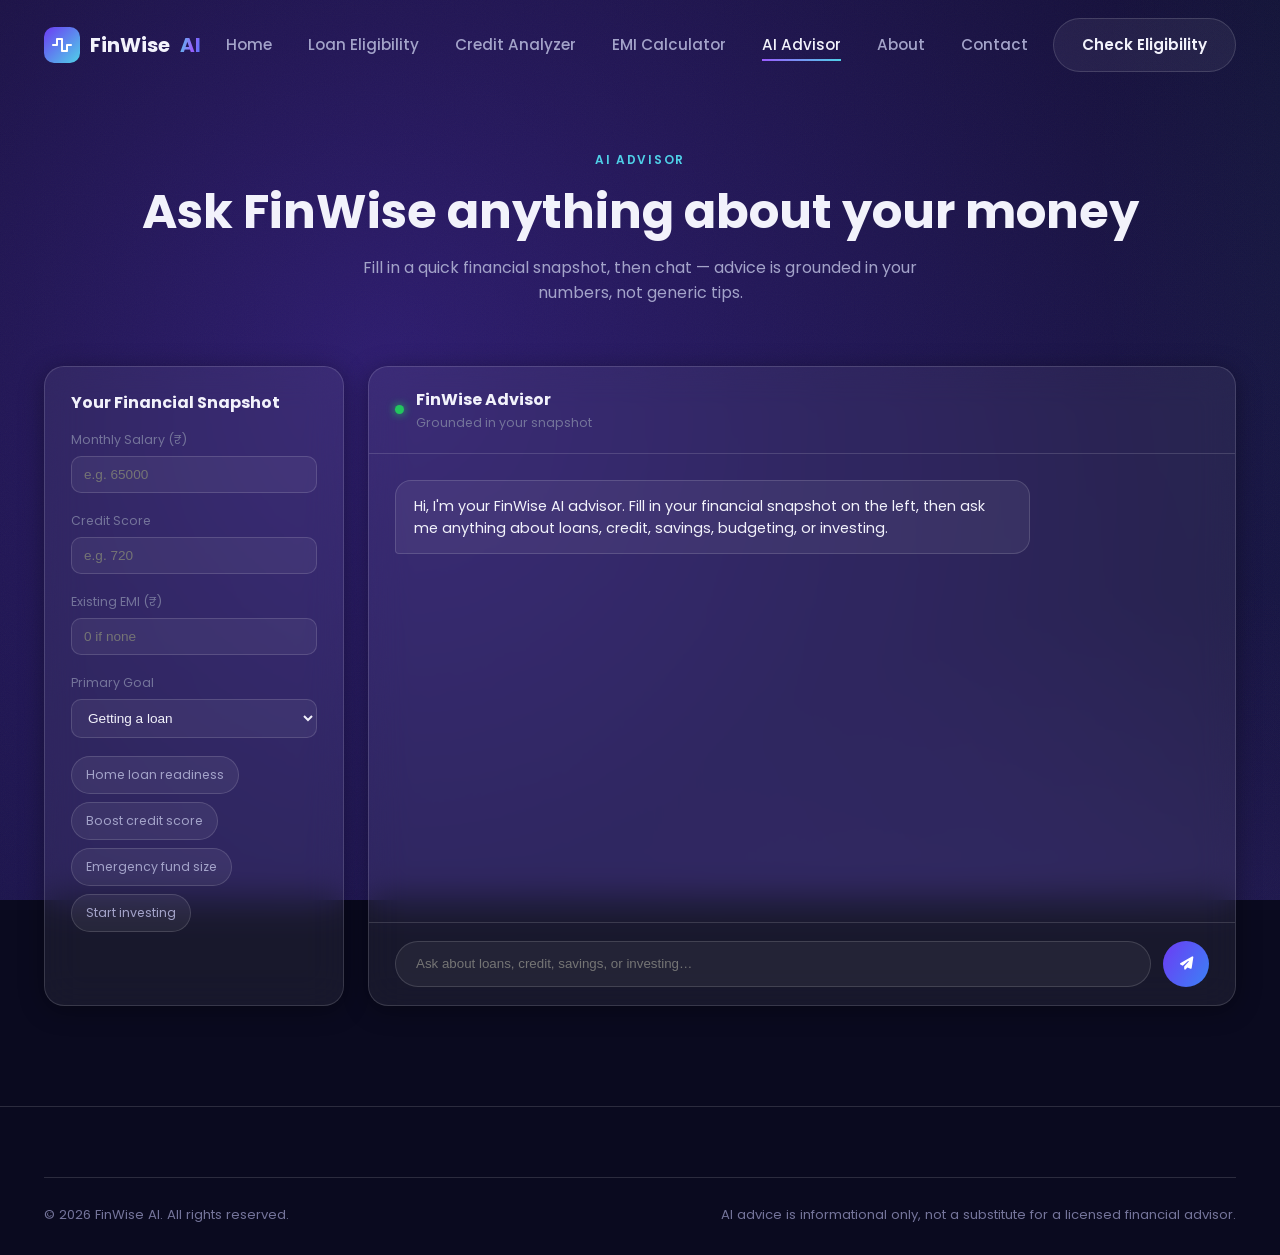
<file: FinWise-AI/FinWise-AI/advisor.html>
<!DOCTYPE html>
<html lang="en">
<head>
<meta charset="UTF-8" />
<meta name="viewport" content="width=device-width, initial-scale=1.0" />
<title>AI Financial Advisor — FinWise AI</title>
<meta name="description" content="Chat with an AI financial advisor grounded in your personal financial profile." />
<link rel="preconnect" href="https://fonts.googleapis.com">
<link href="https://fonts.googleapis.com/css2?family=Poppins:wght@400;500;600;700;800&family=Inter:wght@400;500;600;700&display=swap" rel="stylesheet">
<link rel="stylesheet" href="https://cdnjs.cloudflare.com/ajax/libs/font-awesome/6.5.1/css/all.min.css">
<link rel="stylesheet" href="css/style.css">
<link rel="stylesheet" href="css/animations.css">
<link rel="stylesheet" href="css/responsive.css">
</head>
<body>
<div class="bg-orbit"></div>
<div class="noise-layer"></div>

<nav class="navbar">
  <div class="container nav-inner">
    <a href="index.html" class="brand"><span class="brand-mark"><i class="fa-solid fa-wave-square"></i></span>FinWise <span class="gradient-text">AI</span></a>
    <ul class="nav-links">
      <li><a href="index.html">Home</a></li>
      <li><a href="loan.html">Loan Eligibility</a></li>
      <li><a href="credit.html">Credit Analyzer</a></li>
      <li><a href="emi.html">EMI Calculator</a></li>
      <li><a href="advisor.html" class="active">AI Advisor</a></li>
      <li><a href="about.html">About</a></li>
      <li><a href="contact.html">Contact</a></li>
    </ul>
    <div class="nav-cta">
      <a href="loan.html" class="btn btn-ghost">Check Eligibility</a>
    </div>
    <button class="nav-toggle" aria-label="Toggle menu"><span></span><span></span><span></span></button>
  </div>
</nav>

<header class="page-header">
  <div class="container">
    <span class="eyebrow">AI Advisor</span>
    <h1>Ask FinWise anything about your money</h1>
    <p>Fill in a quick financial snapshot, then chat — advice is grounded in your numbers, not generic tips.</p>
  </div>
</header>

<section class="section" style="padding-top:0;">
  <div class="container">
    <div class="chat-shell">
      <aside class="glass-card chat-side">
        <h3>Your Financial Snapshot</h3>
        <div class="chat-profile-field">
          <label for="adv-salary">Monthly Salary (₹)</label>
          <input type="number" id="adv-salary" placeholder="e.g. 65000">
        </div>
        <div class="chat-profile-field">
          <label for="adv-credit">Credit Score</label>
          <input type="number" id="adv-credit" placeholder="e.g. 720" min="300" max="900">
        </div>
        <div class="chat-profile-field">
          <label for="adv-emi">Existing EMI (₹)</label>
          <input type="number" id="adv-emi" placeholder="0 if none">
        </div>
        <div class="chat-profile-field">
          <label for="adv-goal">Primary Goal</label>
          <select id="adv-goal">
            <option value="loan">Getting a loan</option>
            <option value="credit">Improving credit</option>
            <option value="savings">Saving more</option>
            <option value="investing">Starting to invest</option>
            <option value="budget">Budgeting better</option>
          </select>
        </div>
        <div class="chip-row">
          <span class="chip" data-prompt="Am I ready to apply for a home loan?">Home loan readiness</span>
          <span class="chip" data-prompt="How can I improve my credit score fastest?">Boost credit score</span>
          <span class="chip" data-prompt="How much should my emergency fund be?">Emergency fund size</span>
          <span class="chip" data-prompt="How should I start investing as a beginner?">Start investing</span>
        </div>
      </aside>

      <div class="glass-card chat-main">
        <div class="chat-header">
          <span class="status-dot"></span>
          <div>
            <strong>FinWise Advisor</strong>
            <div style="font-size:0.78rem;color:var(--text-faint);">Grounded in your snapshot</div>
          </div>
        </div>
        <div class="chat-messages" id="chat-messages"></div>
        <div class="chat-input-row">
          <input type="text" id="chat-input" placeholder="Ask about loans, credit, savings, or investing…">
          <button class="chat-send-btn" id="chat-send" aria-label="Send message"><i class="fa-solid fa-paper-plane"></i></button>
        </div>
      </div>
    </div>
  </div>
</section>

<footer>
  <div class="container">
    <div class="footer-bottom">
      <span>&copy; 2026 FinWise AI. All rights reserved.</span>
      <span>AI advice is informational only, not a substitute for a licensed financial advisor.</span>
    </div>
  </div>
</footer>

<script src="js/config.js"></script>
<script src="js/api.js"></script>
<script src="js/script.js"></script>
<script src="js/advisor.js"></script>
</body>
</html>
</file>
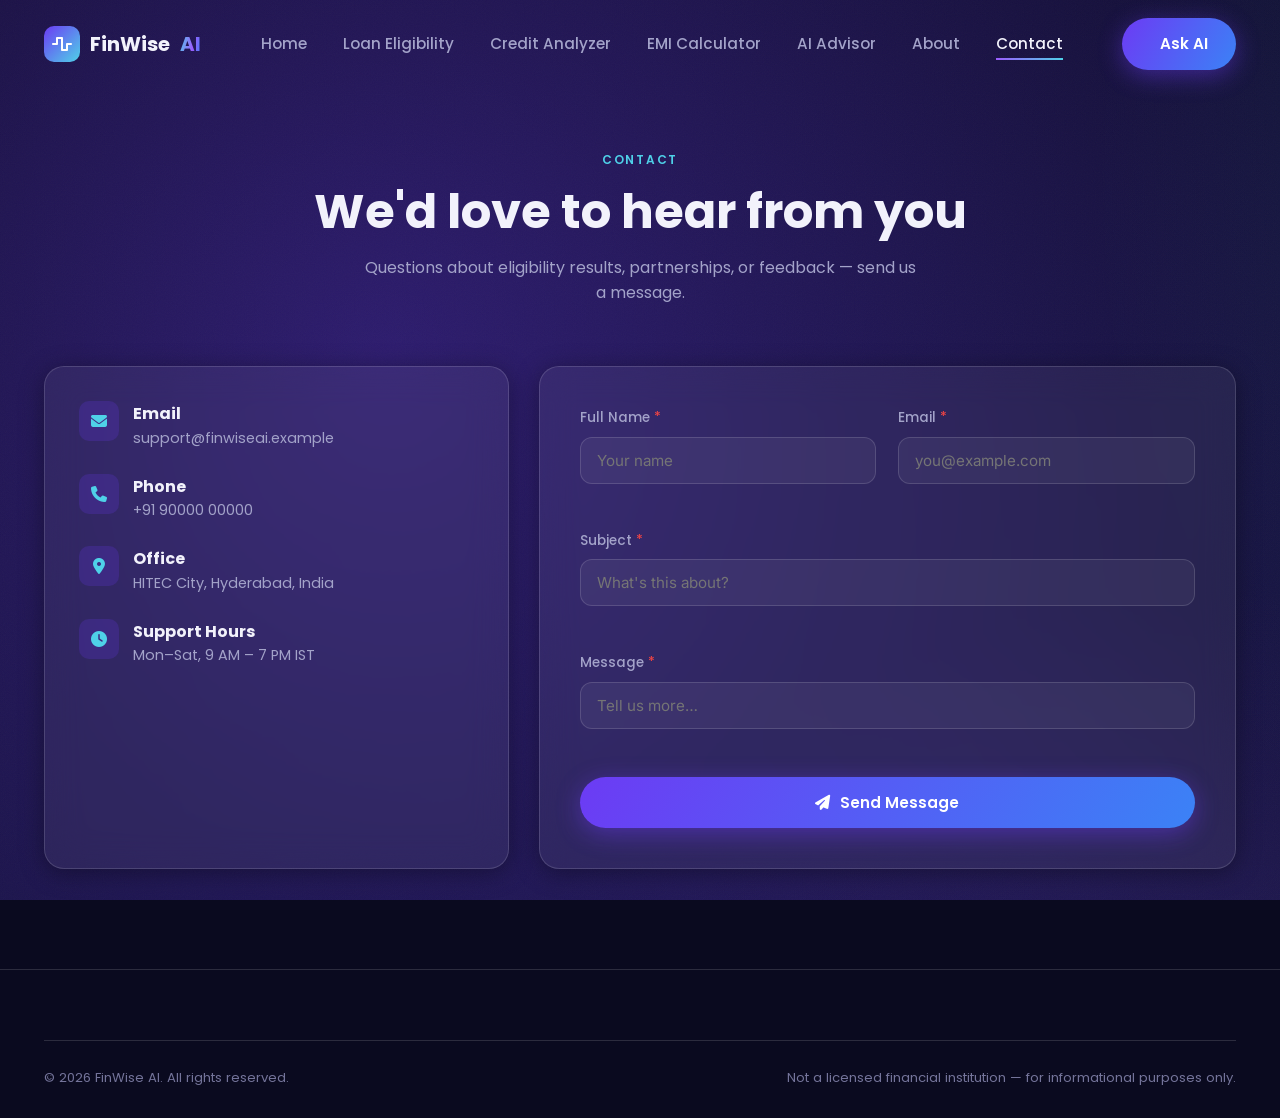
<file: FinWise-AI/FinWise-AI/contact.html>
<!DOCTYPE html>
<html lang="en">
<head>
<meta charset="UTF-8" />
<meta name="viewport" content="width=device-width, initial-scale=1.0" />
<title>Contact Us — FinWise AI</title>
<meta name="description" content="Get in touch with the FinWise AI team." />
<link rel="preconnect" href="https://fonts.googleapis.com">
<link href="https://fonts.googleapis.com/css2?family=Poppins:wght@400;500;600;700;800&family=Inter:wght@400;500;600;700&display=swap" rel="stylesheet">
<link rel="stylesheet" href="https://cdnjs.cloudflare.com/ajax/libs/font-awesome/6.5.1/css/all.min.css">
<link rel="stylesheet" href="css/style.css">
<link rel="stylesheet" href="css/animations.css">
<link rel="stylesheet" href="css/responsive.css">
</head>
<body>
<div class="bg-orbit"></div>
<div class="noise-layer"></div>

<nav class="navbar">
  <div class="container nav-inner">
    <a href="index.html" class="brand"><span class="brand-mark"><i class="fa-solid fa-wave-square"></i></span>FinWise <span class="gradient-text">AI</span></a>
    <ul class="nav-links">
      <li><a href="index.html">Home</a></li>
      <li><a href="loan.html">Loan Eligibility</a></li>
      <li><a href="credit.html">Credit Analyzer</a></li>
      <li><a href="emi.html">EMI Calculator</a></li>
      <li><a href="advisor.html">AI Advisor</a></li>
      <li><a href="about.html">About</a></li>
      <li><a href="contact.html" class="active">Contact</a></li>
    </ul>
    <div class="nav-cta">
      <a href="advisor.html" class="btn btn-primary"><i class="fa-solid fa-sparkles"></i> Ask AI</a>
    </div>
    <button class="nav-toggle" aria-label="Toggle menu"><span></span><span></span><span></span></button>
  </div>
</nav>

<header class="page-header">
  <div class="container">
    <span class="eyebrow">Contact</span>
    <h1>We'd love to hear from you</h1>
    <p>Questions about eligibility results, partnerships, or feedback — send us a message.</p>
  </div>
</header>

<section class="section" style="padding-top:0;">
  <div class="container">
    <div class="contact-layout">
      <div class="glass-card contact-info-card reveal">
        <div class="contact-info-row">
          <i class="fa-solid fa-envelope"></i>
          <div><strong>Email</strong><p style="color:var(--text-dim);font-size:0.9rem;">support@finwiseai.example</p></div>
        </div>
        <div class="contact-info-row">
          <i class="fa-solid fa-phone"></i>
          <div><strong>Phone</strong><p style="color:var(--text-dim);font-size:0.9rem;">+91 90000 00000</p></div>
        </div>
        <div class="contact-info-row">
          <i class="fa-solid fa-location-dot"></i>
          <div><strong>Office</strong><p style="color:var(--text-dim);font-size:0.9rem;">HITEC City, Hyderabad, India</p></div>
        </div>
        <div class="contact-info-row">
          <i class="fa-solid fa-clock"></i>
          <div><strong>Support Hours</strong><p style="color:var(--text-dim);font-size:0.9rem;">Mon–Sat, 9 AM – 7 PM IST</p></div>
        </div>
      </div>

      <form id="contact-form" class="glass-card form-panel reveal" novalidate>
        <div class="form-grid">
          <div class="field" data-field="fullName">
            <label for="fullName">Full Name <span class="req">*</span></label>
            <input type="text" id="fullName" name="fullName" placeholder="Your name" required>
            <span class="error-msg"></span>
          </div>
          <div class="field" data-field="email">
            <label for="email">Email <span class="req">*</span></label>
            <input type="email" id="email" name="email" placeholder="you@example.com" required>
            <span class="error-msg"></span>
          </div>
          <div class="field full" data-field="subject">
            <label for="subject">Subject <span class="req">*</span></label>
            <input type="text" id="subject" name="subject" placeholder="What's this about?" required>
            <span class="error-msg"></span>
          </div>
          <div class="field full" data-field="message">
            <label for="message">Message <span class="req">*</span></label>
            <input type="text" id="message" name="message" placeholder="Tell us more…" required>
            <span class="error-msg"></span>
          </div>
        </div>
        <button type="submit" class="btn btn-primary btn-block" style="margin-top:24px;">
          <i class="fa-solid fa-paper-plane"></i> Send Message
        </button>
      </form>
    </div>
  </div>
</section>

<footer>
  <div class="container">
    <div class="footer-bottom">
      <span>&copy; 2026 FinWise AI. All rights reserved.</span>
      <span>Not a licensed financial institution — for informational purposes only.</span>
    </div>
  </div>
</footer>

<script src="js/config.js"></script>
<script src="js/api.js"></script>
<script src="js/script.js"></script>
<script>
  document.getElementById("contact-form").addEventListener("submit", function (e) {
    e.preventDefault();
    const form = e.target;
    let valid = true;
    form.querySelectorAll(".field").forEach(f => {
      f.classList.remove("has-error");
      f.querySelector(".error-msg").textContent = "";
    });
    ["fullName", "email", "subject", "message"].forEach(name => {
      const input = form[name];
      if (!input.value.trim()) {
        valid = false;
        const wrapper = form.querySelector(`[data-field="${name}"]`);
        wrapper.classList.add("has-error");
        wrapper.querySelector(".error-msg").textContent = "This field is required.";
      }
    });
    if (!valid) { showToast("Please fill in all fields.", "error"); return; }
    showLoader();
    setTimeout(() => {
      hideLoader();
      showToast("Message sent! We'll get back to you soon.", "success");
      form.reset();
    }, 900);
  });
</script>
</body>
</html>
</file>
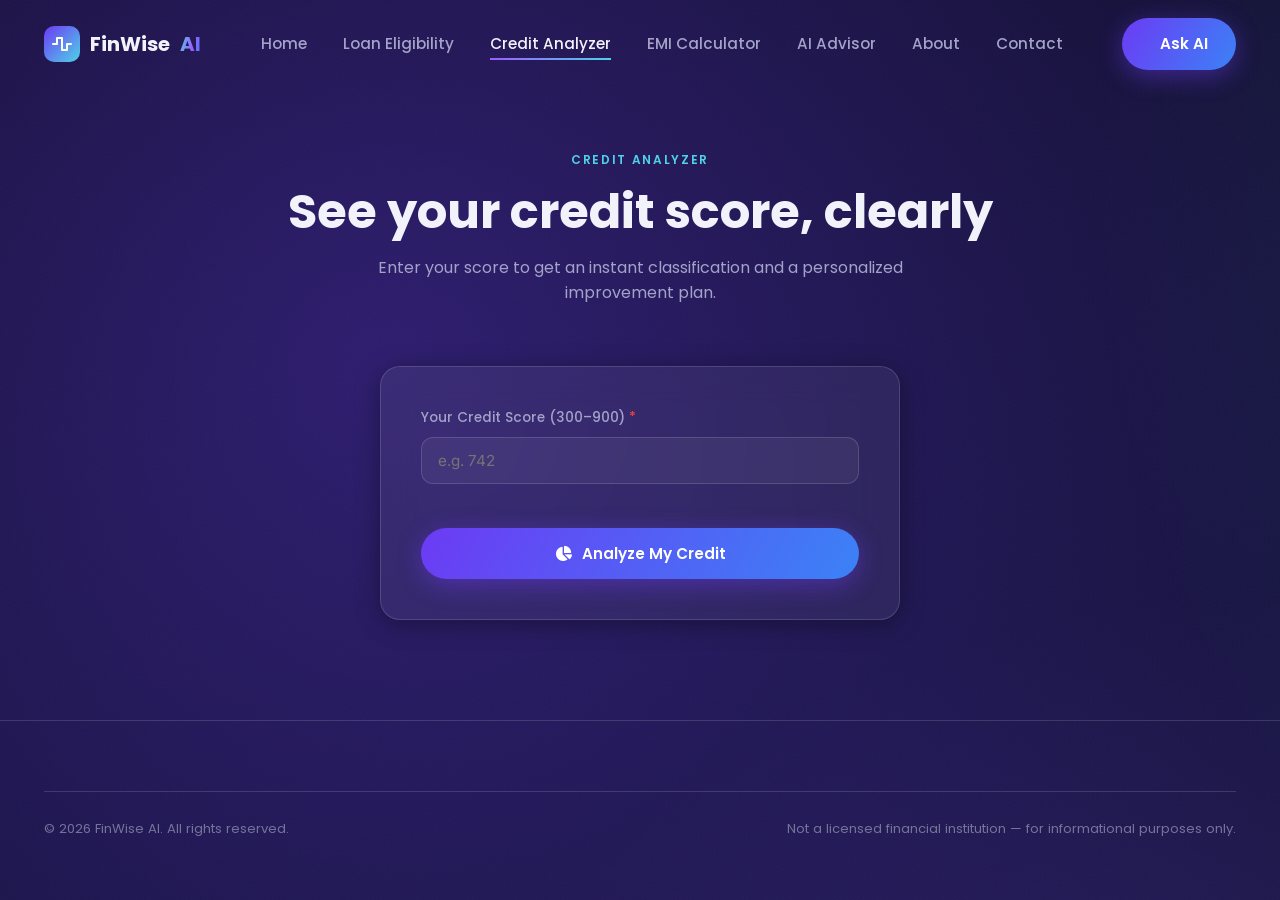
<file: FinWise-AI/FinWise-AI/credit.html>
<!DOCTYPE html>
<html lang="en">
<head>
<meta charset="UTF-8" />
<meta name="viewport" content="width=device-width, initial-scale=1.0" />
<title>Credit Score Analyzer — FinWise AI</title>
<meta name="description" content="Analyze your credit score, see its classification, and get personalized improvement tips." />
<link rel="preconnect" href="https://fonts.googleapis.com">
<link href="https://fonts.googleapis.com/css2?family=Poppins:wght@400;500;600;700;800&family=Inter:wght@400;500;600;700&display=swap" rel="stylesheet">
<link rel="stylesheet" href="https://cdnjs.cloudflare.com/ajax/libs/font-awesome/6.5.1/css/all.min.css">
<link rel="stylesheet" href="css/style.css">
<link rel="stylesheet" href="css/animations.css">
<link rel="stylesheet" href="css/responsive.css">
</head>
<body>
<div class="bg-orbit"></div>
<div class="noise-layer"></div>

<nav class="navbar">
  <div class="container nav-inner">
    <a href="index.html" class="brand"><span class="brand-mark"><i class="fa-solid fa-wave-square"></i></span>FinWise <span class="gradient-text">AI</span></a>
    <ul class="nav-links">
      <li><a href="index.html">Home</a></li>
      <li><a href="loan.html">Loan Eligibility</a></li>
      <li><a href="credit.html" class="active">Credit Analyzer</a></li>
      <li><a href="emi.html">EMI Calculator</a></li>
      <li><a href="advisor.html">AI Advisor</a></li>
      <li><a href="about.html">About</a></li>
      <li><a href="contact.html">Contact</a></li>
    </ul>
    <div class="nav-cta">
      <a href="advisor.html" class="btn btn-primary"><i class="fa-solid fa-sparkles"></i> Ask AI</a>
    </div>
    <button class="nav-toggle" aria-label="Toggle menu"><span></span><span></span><span></span></button>
  </div>
</nav>

<header class="page-header">
  <div class="container">
    <span class="eyebrow">Credit Analyzer</span>
    <h1>See your credit score, clearly</h1>
    <p>Enter your score to get an instant classification and a personalized improvement plan.</p>
  </div>
</header>

<section class="section" style="padding-top:0;">
  <div class="container">
    <form id="credit-form" class="glass-card form-panel" novalidate style="max-width:520px;margin:0 auto;">
      <div class="field" data-field="creditScore">
        <label for="creditScore">Your Credit Score (300–900) <span class="req">*</span></label>
        <input type="number" id="creditScore" name="creditScore" placeholder="e.g. 742" min="300" max="900" required>
        <span class="error-msg"></span>
      </div>
      <button type="submit" class="btn btn-primary btn-block" style="margin-top:20px;">
        <i class="fa-solid fa-chart-pie"></i> Analyze My Credit
      </button>
    </form>

    <div id="credit-result" class="glass-card result-panel" style="text-align:center;">
      <div class="score-circle-wrap">
        <div class="score-circle">
          <svg viewBox="0 0 220 220">
            <circle class="track" cx="110" cy="110" r="96"></circle>
            <circle id="score-progress" class="prog" cx="110" cy="110" r="96" stroke="#4fd1e8"></circle>
          </svg>
          <div class="center-text">
            <span class="score-num" id="score-num">0</span>
            <span class="score-label" id="score-sublabel">out of 900</span>
          </div>
        </div>
        <h3 id="credit-classification" style="font-size:1.4rem;"></h3>
        <p id="credit-message" style="color:var(--text-dim);max-width:480px;"></p>
      </div>

      <h4 style="margin:34px 0 6px;text-align:left;font-size:1rem;">Improvement Tips</h4>
      <div class="tips-grid" id="tips-grid"></div>
    </div>
  </div>
</section>

<footer>
  <div class="container">
    <div class="footer-bottom">
      <span>&copy; 2026 FinWise AI. All rights reserved.</span>
      <span>Not a licensed financial institution — for informational purposes only.</span>
    </div>
  </div>
</footer>

<script src="js/config.js"></script>
<script src="js/api.js"></script>
<script src="js/script.js"></script>
<script src="js/credit.js"></script>
</body>
</html>
</file>
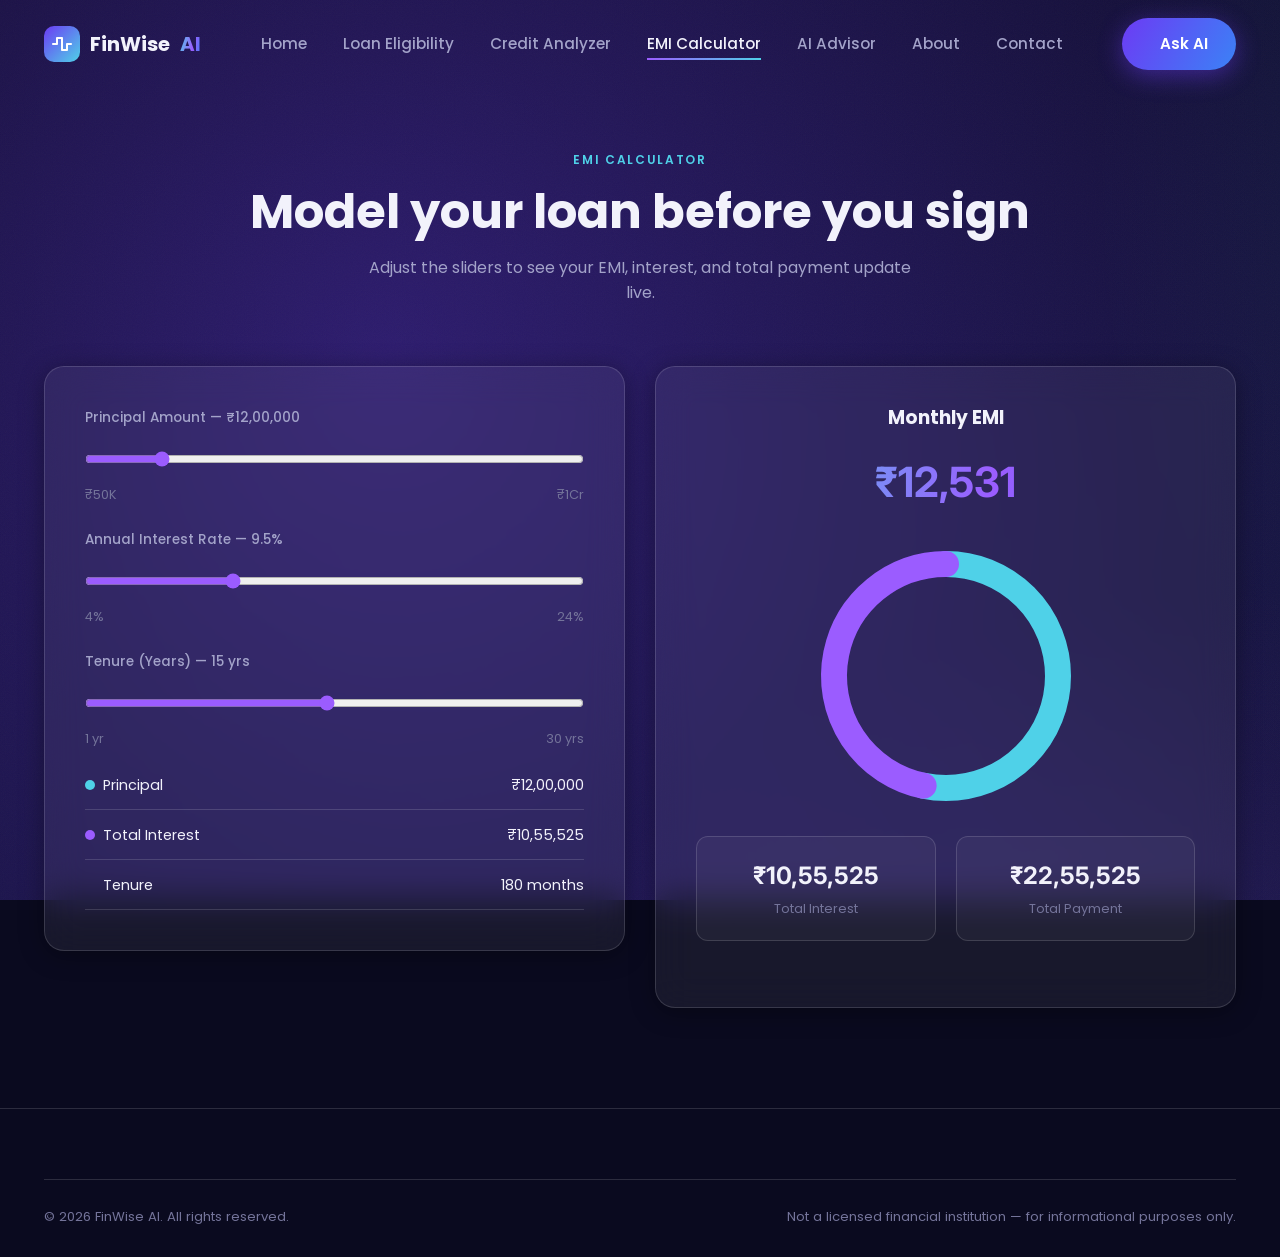
<file: FinWise-AI/FinWise-AI/emi.html>
<!DOCTYPE html>
<html lang="en">
<head>
<meta charset="UTF-8" />
<meta name="viewport" content="width=device-width, initial-scale=1.0" />
<title>EMI Calculator — FinWise AI</title>
<meta name="description" content="Calculate your monthly EMI, total interest, and total payment with a live breakdown chart." />
<link rel="preconnect" href="https://fonts.googleapis.com">
<link href="https://fonts.googleapis.com/css2?family=Poppins:wght@400;500;600;700;800&family=Inter:wght@400;500;600;700&display=swap" rel="stylesheet">
<link rel="stylesheet" href="https://cdnjs.cloudflare.com/ajax/libs/font-awesome/6.5.1/css/all.min.css">
<link rel="stylesheet" href="css/style.css">
<link rel="stylesheet" href="css/animations.css">
<link rel="stylesheet" href="css/responsive.css">
</head>
<body>
<div class="bg-orbit"></div>
<div class="noise-layer"></div>

<nav class="navbar">
  <div class="container nav-inner">
    <a href="index.html" class="brand"><span class="brand-mark"><i class="fa-solid fa-wave-square"></i></span>FinWise <span class="gradient-text">AI</span></a>
    <ul class="nav-links">
      <li><a href="index.html">Home</a></li>
      <li><a href="loan.html">Loan Eligibility</a></li>
      <li><a href="credit.html">Credit Analyzer</a></li>
      <li><a href="emi.html" class="active">EMI Calculator</a></li>
      <li><a href="advisor.html">AI Advisor</a></li>
      <li><a href="about.html">About</a></li>
      <li><a href="contact.html">Contact</a></li>
    </ul>
    <div class="nav-cta">
      <a href="advisor.html" class="btn btn-primary"><i class="fa-solid fa-sparkles"></i> Ask AI</a>
    </div>
    <button class="nav-toggle" aria-label="Toggle menu"><span></span><span></span><span></span></button>
  </div>
</nav>

<header class="page-header">
  <div class="container">
    <span class="eyebrow">EMI Calculator</span>
    <h1>Model your loan before you sign</h1>
    <p>Adjust the sliders to see your EMI, interest, and total payment update live.</p>
  </div>
</header>

<section class="section" style="padding-top:0;">
  <div class="container">
    <div class="emi-layout">
      <div class="glass-card form-panel">
        <div class="field">
          <label for="emi-principal">Principal Amount — <span id="emi-principal-val">₹0</span></label>
          <input type="range" id="emi-principal" min="50000" max="10000000" step="10000" value="1200000">
          <div class="range-row"><span>₹50K</span><span>₹1Cr</span></div>
        </div>
        <div class="field" style="margin-top:24px;">
          <label for="emi-rate">Annual Interest Rate — <span id="emi-rate-val">0%</span></label>
          <input type="range" id="emi-rate" min="4" max="24" step="0.1" value="9.5">
          <div class="range-row"><span>4%</span><span>24%</span></div>
        </div>
        <div class="field" style="margin-top:24px;">
          <label for="emi-tenure">Tenure (Years) — <span id="emi-tenure-val">0 yrs</span></label>
          <input type="range" id="emi-tenure" min="1" max="30" step="1" value="15">
          <div class="range-row"><span>1 yr</span><span>30 yrs</span></div>
        </div>

        <div class="breakdown-list">
          <div class="breakdown-row"><span><span class="dot" style="background:#4fd1e8;"></span>Principal</span><span id="emi-principal-row">₹0</span></div>
          <div class="breakdown-row"><span><span class="dot" style="background:#9b5cff;"></span>Total Interest</span><span id="emi-interest-row">₹0</span></div>
          <div class="breakdown-row"><span><span class="dot" style="background:transparent;"></span>Tenure</span><span id="emi-months-row">0 months</span></div>
        </div>
      </div>

      <div class="glass-card form-panel" style="text-align:center;">
        <h3 style="margin-bottom:20px;">Monthly EMI</h3>
        <div style="font-family:var(--font-data);font-size:2.6rem;font-weight:700;" class="gradient-text" id="emi-monthly">₹0</div>
        <div class="chart-wrap" style="margin:30px 0;">
          <canvas id="emi-chart" width="260" height="260" style="width:260px;height:260px;"></canvas>
        </div>
        <div class="result-metrics" style="grid-template-columns:repeat(2,1fr);">
          <div class="metric-box">
            <div class="val" id="emi-total-interest">₹0</div>
            <div class="lab">Total Interest</div>
          </div>
          <div class="metric-box">
            <div class="val" id="emi-total-payment">₹0</div>
            <div class="lab">Total Payment</div>
          </div>
        </div>
      </div>
    </div>
  </div>
</section>

<footer>
  <div class="container">
    <div class="footer-bottom">
      <span>&copy; 2026 FinWise AI. All rights reserved.</span>
      <span>Not a licensed financial institution — for informational purposes only.</span>
    </div>
  </div>
</footer>

<script src="js/config.js"></script>
<script src="js/api.js"></script>
<script src="js/script.js"></script>
<script src="js/emi.js"></script>
</body>
</html>
</file>
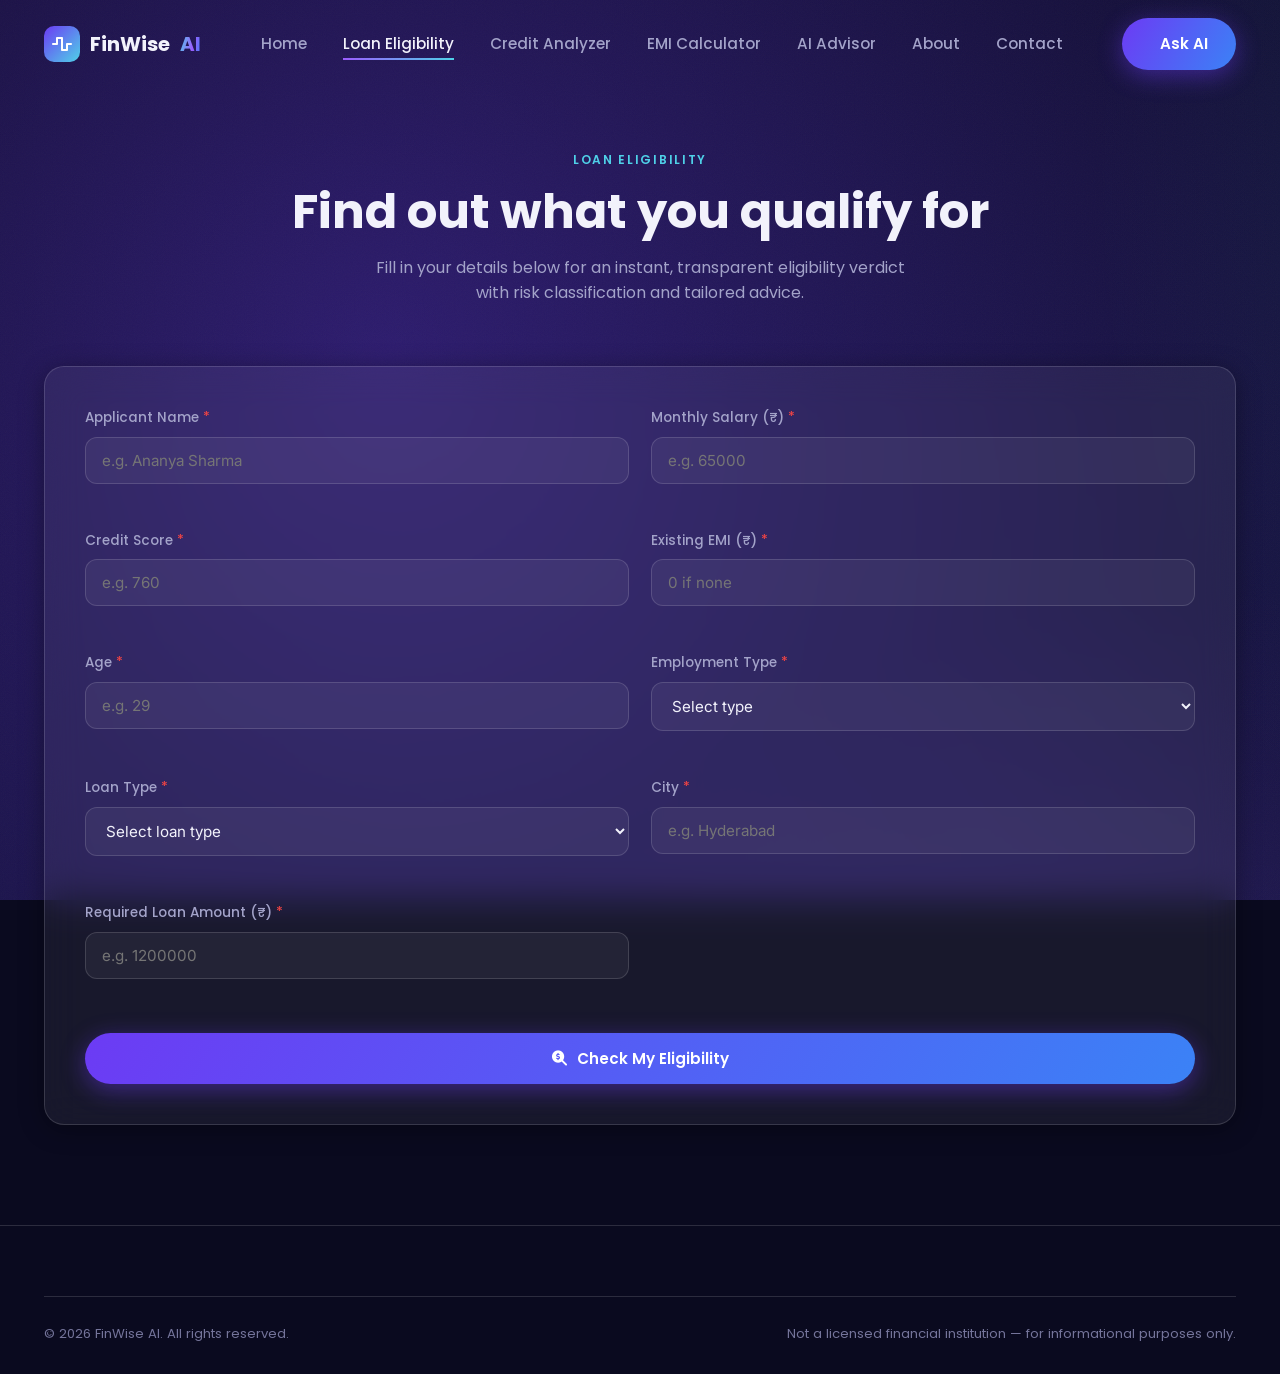
<file: FinWise-AI/FinWise-AI/loan.html>
<!DOCTYPE html>
<html lang="en">
<head>
<meta charset="UTF-8" />
<meta name="viewport" content="width=device-width, initial-scale=1.0" />
<title>Loan Eligibility Checker — FinWise AI</title>
<meta name="description" content="Check your loan eligibility instantly based on salary, credit score, EMI, and age." />
<link rel="preconnect" href="https://fonts.googleapis.com">
<link href="https://fonts.googleapis.com/css2?family=Poppins:wght@400;500;600;700;800&family=Inter:wght@400;500;600;700&display=swap" rel="stylesheet">
<link rel="stylesheet" href="https://cdnjs.cloudflare.com/ajax/libs/font-awesome/6.5.1/css/all.min.css">
<link rel="stylesheet" href="css/style.css">
<link rel="stylesheet" href="css/animations.css">
<link rel="stylesheet" href="css/responsive.css">
</head>
<body>
<div class="bg-orbit"></div>
<div class="noise-layer"></div>

<nav class="navbar">
  <div class="container nav-inner">
    <a href="index.html" class="brand"><span class="brand-mark"><i class="fa-solid fa-wave-square"></i></span>FinWise <span class="gradient-text">AI</span></a>
    <ul class="nav-links">
      <li><a href="index.html">Home</a></li>
      <li><a href="loan.html" class="active">Loan Eligibility</a></li>
      <li><a href="credit.html">Credit Analyzer</a></li>
      <li><a href="emi.html">EMI Calculator</a></li>
      <li><a href="advisor.html">AI Advisor</a></li>
      <li><a href="about.html">About</a></li>
      <li><a href="contact.html">Contact</a></li>
    </ul>
    <div class="nav-cta">
      <a href="advisor.html" class="btn btn-primary"><i class="fa-solid fa-sparkles"></i> Ask AI</a>
    </div>
    <button class="nav-toggle" aria-label="Toggle menu"><span></span><span></span><span></span></button>
  </div>
</nav>

<header class="page-header">
  <div class="container">
    <span class="eyebrow">Loan Eligibility</span>
    <h1>Find out what you qualify for</h1>
    <p>Fill in your details below for an instant, transparent eligibility verdict with risk classification and tailored advice.</p>
  </div>
</header>

<section class="section" style="padding-top:0;">
  <div class="container">
    <form id="eligibility-form" class="glass-card form-panel" novalidate>
      <div class="form-grid">
        <div class="field" data-field="name">
          <label for="name">Applicant Name <span class="req">*</span></label>
          <input type="text" id="name" name="name" placeholder="e.g. Ananya Sharma" autocomplete="name" required>
          <span class="error-msg"></span>
        </div>
        <div class="field" data-field="salary">
          <label for="salary">Monthly Salary (₹) <span class="req">*</span></label>
          <input type="number" id="salary" name="salary" placeholder="e.g. 65000" min="0" required>
          <span class="error-msg"></span>
        </div>
        <div class="field" data-field="creditScore">
          <label for="creditScore">Credit Score <span class="req">*</span></label>
          <input type="number" id="creditScore" name="creditScore" placeholder="e.g. 760" min="300" max="900" required>
          <span class="error-msg"></span>
        </div>
        <div class="field" data-field="existingEmi">
          <label for="existingEmi">Existing EMI (₹) <span class="req">*</span></label>
          <input type="number" id="existingEmi" name="existingEmi" placeholder="0 if none" min="0" required>
          <span class="error-msg"></span>
        </div>
        <div class="field" data-field="age">
          <label for="age">Age <span class="req">*</span></label>
          <input type="number" id="age" name="age" placeholder="e.g. 29" min="18" max="80" required>
          <span class="error-msg"></span>
        </div>
        <div class="field" data-field="employmentType">
          <label for="employmentType">Employment Type <span class="req">*</span></label>
          <select id="employmentType" name="employmentType" required>
            <option value="">Select type</option>
            <option value="salaried">Salaried</option>
            <option value="self-employed">Self-Employed</option>
            <option value="business-owner">Business Owner</option>
            <option value="freelancer">Freelancer</option>
          </select>
          <span class="error-msg"></span>
        </div>
        <div class="field" data-field="loanType">
          <label for="loanType">Loan Type <span class="req">*</span></label>
          <select id="loanType" name="loanType" required>
            <option value="">Select loan type</option>
            <option value="personal">Personal Loan</option>
            <option value="home">Home Loan</option>
            <option value="car">Car Loan</option>
            <option value="education">Education Loan</option>
            <option value="business">Business Loan</option>
          </select>
          <span class="error-msg"></span>
        </div>
        <div class="field" data-field="city">
          <label for="city">City <span class="req">*</span></label>
          <input type="text" id="city" name="city" placeholder="e.g. Hyderabad" required>
          <span class="error-msg"></span>
        </div>
        <div class="field" data-field="requiredAmount">
          <label for="requiredAmount">Required Loan Amount (₹) <span class="req">*</span></label>
          <input type="number" id="requiredAmount" name="requiredAmount" placeholder="e.g. 1200000" min="0" required>
          <span class="error-msg"></span>
        </div>
      </div>
      <button type="submit" class="btn btn-primary btn-block" style="margin-top:30px;">
        <i class="fa-solid fa-magnifying-glass-dollar"></i> Check My Eligibility
      </button>
    </form>

    <div id="eligibility-result" class="glass-card result-panel"></div>
  </div>
</section>

<footer>
  <div class="container">
    <div class="footer-bottom">
      <span>&copy; 2026 FinWise AI. All rights reserved.</span>
      <span>Not a licensed financial institution — for informational purposes only.</span>
    </div>
  </div>
</footer>

<script src="js/config.js"></script>
<script src="js/api.js"></script>
<script src="js/script.js"></script>
<script src="js/eligibility.js"></script>
</body>
</html>
</file>
<file: FinWise-AI (1)/FinWise-AI/css/style.css>
/* =======================================================
   FinWise AI — css/style.css
   Core design system + layout
   ======================================================= */

:root {
  /* Palette */
  --bg-navy-deep: #0a0e1f;
  --bg-navy: #0f1428;
  --bg-navy-soft: #151b34;
  --card-glass: rgba(255, 255, 255, 0.045);
  --card-glass-border: rgba(255, 255, 255, 0.09);
  --card-glass-hover: rgba(255, 255, 255, 0.07);

  --purple: #7c5cfc;
  --blue: #4f8cff;
  --gradient-primary: linear-gradient(135deg, var(--purple) 0%, var(--blue) 100%);
  --gradient-glow: radial-gradient(circle at 30% 20%, rgba(124, 92, 252, 0.25), transparent 60%);

  --text-primary: #f3f5ff;
  --text-secondary: #aab2d6;
  --text-muted: #7480a8;

  --success: #2ed8a7;
  --warning: #ffb648;
  --danger: #ff5c7c;

  --white-surface: #ffffff;
  --white-surface-soft: #f7f8fc;
  --ink: #171a2e;
  --ink-soft: #4a4f6e;

  --radius-sm: 10px;
  --radius-md: 16px;
  --radius-lg: 24px;

  --shadow-glow: 0 20px 60px rgba(79, 92, 220, 0.18);
  --shadow-card: 0 10px 30px rgba(4, 6, 20, 0.35);

  --sidebar-w: 272px;
  --transition: all 0.25s cubic-bezier(0.4, 0, 0.2, 1);

  --font-display: 'Poppins', sans-serif;
}

* { box-sizing: border-box; margin: 0; padding: 0; }

html { scroll-behavior: smooth; }

body {
  font-family: var(--font-display);
  background: var(--bg-navy-deep);
  color: var(--text-primary);
  min-height: 100vh;
  overflow-x: hidden;
}

a { color: inherit; text-decoration: none; }
ul { list-style: none; }
button { font-family: inherit; cursor: pointer; }
img { max-width: 100%; display: block; }

::selection { background: var(--purple); color: #fff; }

:focus-visible {
  outline: 2px solid var(--blue);
  outline-offset: 2px;
  border-radius: 4px;
}

/* ---------------- App shell ---------------- */
.fw-app {
  display: flex;
  min-height: 100vh;
}

.fw-sidebar {
  width: var(--sidebar-w);
  flex-shrink: 0;
  background: linear-gradient(180deg, var(--bg-navy) 0%, var(--bg-navy-deep) 100%);
  border-right: 1px solid rgba(255, 255, 255, 0.06);
  position: fixed;
  top: 0; left: 0; bottom: 0;
  z-index: 200;
  transition: var(--transition);
}

.fw-sidebar-inner {
  display: flex;
  flex-direction: column;
  height: 100%;
  padding: 28px 20px;
}

.fw-brand {
  display: flex;
  align-items: center;
  gap: 12px;
  padding: 6px 8px 28px;
}

.fw-brand-mark {
  width: 40px; height: 40px;
  border-radius: 12px;
  background: var(--gradient-primary);
  display: flex; align-items: center; justify-content: center;
  font-size: 1.05rem;
  box-shadow: 0 6px 18px rgba(124, 92, 252, 0.4);
}
.fw-brand-mark.small { width: 32px; height: 32px; font-size: 0.9rem; }

.fw-brand-text {
  font-size: 1.15rem;
  font-weight: 600;
  letter-spacing: 0.2px;
}
.fw-brand-text em { font-style: normal; color: var(--blue); font-weight: 700; }

.fw-nav {
  display: flex;
  flex-direction: column;
  gap: 4px;
  flex: 1;
}

.fw-nav-link {
  display: flex;
  align-items: center;
  gap: 14px;
  padding: 12px 14px;
  border-radius: var(--radius-sm);
  color: var(--text-secondary);
  font-size: 0.94rem;
  font-weight: 500;
  transition: var(--transition);
}
.fw-nav-link i { width: 18px; text-align: center; font-size: 1rem; }

.fw-nav-link:hover {
  background: var(--card-glass);
  color: var(--text-primary);
}

.fw-nav-link.active {
  background: var(--gradient-primary);
  color: #fff;
  box-shadow: 0 8px 20px rgba(124, 92, 252, 0.35);
}

.fw-sidebar-footer {
  padding-top: 16px;
  border-top: 1px solid rgba(255, 255, 255, 0.06);
}
.fw-sidebar-footer p {
  font-size: 0.75rem;
  color: var(--text-muted);
  line-height: 1.5;
}

/* Mobile nav toggle + overlay */
.fw-nav-toggle {
  display: none;
  position: fixed;
  top: 16px; left: 16px;
  z-index: 300;
  width: 44px; height: 44px;
  border-radius: 12px;
  background: var(--bg-navy-soft);
  border: 1px solid rgba(255, 255, 255, 0.1);
  color: var(--text-primary);
  align-items: center; justify-content: center;
  font-size: 1.1rem;
}
.fw-nav-overlay {
  display: none;
  position: fixed; inset: 0;
  background: rgba(6, 8, 20, 0.6);
  z-index: 150;
}

/* ---------------- Main content ---------------- */
.fw-main {
  margin-left: var(--sidebar-w);
  flex: 1;
  min-width: 0;
  background:
    var(--gradient-glow),
    var(--bg-navy-deep);
}

.fw-container {
  max-width: 1180px;
  margin: 0 auto;
  padding: 48px 40px 0;
}

.fw-page-header {
  margin-bottom: 36px;
}
.fw-page-header h1 {
  font-size: 2.1rem;
  font-weight: 700;
  margin-bottom: 10px;
}
.fw-page-header p {
  color: var(--text-secondary);
  font-size: 1.02rem;
  max-width: 640px;
}

/* ---------------- Glass cards ---------------- */
.fw-card {
  background: var(--card-glass);
  border: 1px solid var(--card-glass-border);
  border-radius: var(--radius-lg);
  backdrop-filter: blur(18px);
  -webkit-backdrop-filter: blur(18px);
  box-shadow: var(--shadow-card);
  padding: 32px;
}

.fw-card-light {
  background: var(--white-surface);
  color: var(--ink);
  border-radius: var(--radius-lg);
  box-shadow: var(--shadow-card);
  padding: 32px;
}
.fw-card-light h2, .fw-card-light h3 { color: var(--ink); }
.fw-card-light p { color: var(--ink-soft); }

/* ---------------- Buttons ---------------- */
.fw-btn {
  display: inline-flex;
  align-items: center;
  justify-content: center;
  gap: 10px;
  padding: 14px 28px;
  border-radius: 999px;
  font-weight: 600;
  font-size: 0.95rem;
  border: none;
  transition: var(--transition);
  position: relative;
  overflow: hidden;
}

.fw-btn-primary {
  background: var(--gradient-primary);
  color: #fff;
  box-shadow: 0 10px 26px rgba(124, 92, 252, 0.35);
}
.fw-btn-primary:hover { transform: translateY(-2px); box-shadow: 0 14px 32px rgba(124, 92, 252, 0.45); }

.fw-btn-ghost {
  background: transparent;
  color: var(--text-primary);
  border: 1px solid rgba(255, 255, 255, 0.18);
}
.fw-btn-ghost:hover { background: var(--card-glass); border-color: rgba(255,255,255,0.3); }

.fw-btn-block { width: 100%; }
.fw-btn:disabled { opacity: 0.6; cursor: not-allowed; transform: none !important; }

/* Ripple effect */
.fw-btn .fw-ripple {
  position: absolute;
  border-radius: 50%;
  transform: scale(0);
  animation: fw-ripple 0.6s ease-out;
  background: rgba(255, 255, 255, 0.45);
  pointer-events: none;
}

/* ---------------- Forms ---------------- */
.fw-form-grid {
  display: grid;
  grid-template-columns: 1fr 1fr;
  gap: 22px;
}
.fw-field { display: flex; flex-direction: column; gap: 8px; }
.fw-field.full { grid-column: 1 / -1; }

.fw-field label {
  font-size: 0.86rem;
  font-weight: 600;
  color: var(--text-secondary);
}

.fw-field input,
.fw-field select {
  background: rgba(255, 255, 255, 0.04);
  border: 1px solid rgba(255, 255, 255, 0.12);
  border-radius: var(--radius-sm);
  padding: 13px 16px;
  color: var(--text-primary);
  font-size: 0.95rem;
  font-family: inherit;
  transition: var(--transition);
}
.fw-field input::placeholder { color: var(--text-muted); }
.fw-field input:focus,
.fw-field select:focus {
  border-color: var(--blue);
  background: rgba(79, 140, 255, 0.06);
}
.fw-field select option { background: var(--bg-navy); color: var(--text-primary); }

.fw-error-msg {
  font-size: 0.78rem;
  color: var(--danger);
  min-height: 16px;
}
.fw-field.invalid input,
.fw-field.invalid select { border-color: var(--danger); }

/* ---------------- Hero (index.html) ---------------- */
.fw-hero {
  display: grid;
  grid-template-columns: 1.1fr 0.9fr;
  gap: 48px;
  align-items: center;
  padding: 24px 0 60px;
}
.fw-eyebrow {
  display: inline-flex;
  align-items: center;
  gap: 8px;
  color: var(--blue);
  font-weight: 600;
  font-size: 0.85rem;
  margin-bottom: 18px;
}
.fw-hero h1 {
  font-size: 3rem;
  line-height: 1.12;
  font-weight: 700;
  margin-bottom: 20px;
  letter-spacing: -0.5px;
}
.fw-hero p.fw-lead {
  font-size: 1.08rem;
  color: var(--text-secondary);
  max-width: 520px;
  margin-bottom: 32px;
  line-height: 1.65;
}
.fw-hero-actions { display: flex; gap: 16px; flex-wrap: wrap; }

.fw-hero-visual {
  position: relative;
  height: 420px;
}
.fw-float-card {
  position: absolute;
  background: var(--card-glass);
  border: 1px solid var(--card-glass-border);
  border-radius: var(--radius-md);
  backdrop-filter: blur(16px);
  padding: 18px 20px;
  box-shadow: var(--shadow-glow);
  display: flex;
  align-items: center;
  gap: 14px;
}
.fw-float-card i {
  width: 40px; height: 40px;
  border-radius: 10px;
  display: flex; align-items: center; justify-content: center;
  font-size: 1.1rem;
  background: var(--gradient-primary);
  color: #fff;
}
.fw-float-card .fw-float-label { font-size: 0.75rem; color: var(--text-muted); }
.fw-float-card .fw-float-value { font-size: 1.05rem; font-weight: 700; }

.fw-float-1 { top: 6%;  left: 4%;  animation: fw-float 6s ease-in-out infinite; }
.fw-float-2 { top: 38%; right: 0;  animation: fw-float 7s ease-in-out infinite 0.6s; }
.fw-float-3 { bottom: 8%; left: 12%; animation: fw-float 5.5s ease-in-out infinite 1.1s; }
.fw-hero-orb {
  position: absolute;
  width: 260px; height: 260px;
  border-radius: 50%;
  background: var(--gradient-primary);
  filter: blur(70px);
  opacity: 0.35;
  top: 50%; left: 50%;
  transform: translate(-50%, -50%);
}

/* ---------------- Feature / info cards ---------------- */
.fw-section { padding: 60px 0; }
.fw-section-head { max-width: 620px; margin-bottom: 36px; }
.fw-section-head h2 { font-size: 1.9rem; font-weight: 700; margin-bottom: 12px; }
.fw-section-head p { color: var(--text-secondary); }

.fw-grid-4 { display: grid; grid-template-columns: repeat(4, 1fr); gap: 22px; }
.fw-grid-3 { display: grid; grid-template-columns: repeat(3, 1fr); gap: 22px; }
.fw-grid-2 { display: grid; grid-template-columns: 1fr 1fr; gap: 22px; }

.fw-feature-card {
  transition: var(--transition);
}
.fw-feature-card:hover { transform: translateY(-4px); background: var(--card-glass-hover); }
.fw-feature-icon {
  width: 52px; height: 52px;
  border-radius: 14px;
  background: var(--gradient-primary);
  display: flex; align-items: center; justify-content: center;
  font-size: 1.3rem;
  margin-bottom: 20px;
  box-shadow: 0 8px 20px rgba(124, 92, 252, 0.3);
}
.fw-feature-card h3 { font-size: 1.15rem; margin-bottom: 10px; font-weight: 600; }
.fw-feature-card p { color: var(--text-secondary); font-size: 0.92rem; line-height: 1.6; }

/* Stats */
.fw-stats {
  display: grid;
  grid-template-columns: repeat(4, 1fr);
  gap: 22px;
}
.fw-stat { text-align: center; padding: 30px 16px; }
.fw-stat .fw-stat-num {
  font-size: 2.3rem;
  font-weight: 700;
  background: var(--gradient-primary);
  -webkit-background-clip: text;
  background-clip: text;
  color: transparent;
}
.fw-stat .fw-stat-label { color: var(--text-secondary); font-size: 0.88rem; margin-top: 6px; }

/* How it works */
.fw-steps { display: grid; grid-template-columns: repeat(4, 1fr); gap: 22px; }
.fw-step-num {
  width: 38px; height: 38px;
  border-radius: 50%;
  background: rgba(255,255,255,0.06);
  border: 1px solid var(--card-glass-border);
  display: flex; align-items: center; justify-content: center;
  font-weight: 700;
  margin-bottom: 16px;
  color: var(--blue);
}

/* Testimonials */
.fw-testimonial p.fw-quote { font-style: normal; color: var(--text-primary); margin-bottom: 18px; line-height: 1.6; }
.fw-testimonial-person { display: flex; align-items: center; gap: 12px; }
.fw-avatar {
  width: 38px; height: 38px; border-radius: 50%;
  background: var(--gradient-primary);
  display: flex; align-items: center; justify-content: center;
  font-weight: 700; font-size: 0.85rem;
}
.fw-testimonial-person span { display: block; font-size: 0.85rem; color: var(--text-muted); }

/* FAQ */
.fw-faq-item { border-bottom: 1px solid rgba(255,255,255,0.08); }
.fw-faq-q {
  padding: 20px 4px;
  display: flex; align-items: center; justify-content: space-between;
  font-weight: 600;
  cursor: pointer;
}
.fw-faq-q i { transition: var(--transition); color: var(--blue); }
.fw-faq-item.open .fw-faq-q i { transform: rotate(45deg); }
.fw-faq-a {
  max-height: 0;
  overflow: hidden;
  color: var(--text-secondary);
  transition: max-height 0.3s ease, padding 0.3s ease;
  font-size: 0.92rem;
  line-height: 1.6;
}
.fw-faq-item.open .fw-faq-a { max-height: 220px; padding: 0 4px 20px; }

/* CTA */
.fw-cta {
  text-align: center;
  padding: 64px 40px;
  border-radius: var(--radius-lg);
  background: var(--gradient-primary);
  position: relative;
  overflow: hidden;
}
.fw-cta h2 { font-size: 1.9rem; margin-bottom: 14px; }
.fw-cta p { opacity: 0.92; margin-bottom: 28px; }
.fw-cta .fw-btn-ghost { border-color: rgba(255,255,255,0.5); color: #fff; }
.fw-cta .fw-btn-ghost:hover { background: rgba(255,255,255,0.15); }

/* ---------------- Footer ---------------- */
.fw-footer {
  border-top: 1px solid rgba(255,255,255,0.06);
  margin-top: 60px;
}
.fw-footer-inner { max-width: 1180px; margin: 0 auto; padding: 48px 40px 32px; }
.fw-footer-brand { display: flex; align-items: center; gap: 10px; font-weight: 700; margin-bottom: 28px; font-size: 1.1rem; }
.fw-footer-cols { display: grid; grid-template-columns: repeat(3, 1fr); gap: 24px; margin-bottom: 30px; }
.fw-footer-cols h4 { font-size: 0.85rem; color: var(--text-muted); margin-bottom: 14px; text-transform: none; }
.fw-footer-cols a { display: block; color: var(--text-secondary); font-size: 0.9rem; padding: 5px 0; transition: var(--transition); }
.fw-footer-cols a:hover { color: var(--text-primary); }
.fw-disclaimer { font-size: 0.8rem; color: var(--text-muted); line-height: 1.6; border-top: 1px solid rgba(255,255,255,0.06); padding-top: 20px; margin-bottom: 12px; }
.fw-copyright { font-size: 0.78rem; color: var(--text-muted); }

/* ---------------- Result cards (Loan Eligibility) ---------------- */
.fw-result-icon {
  width: 76px; height: 76px;
  border-radius: 50%;
  display: flex; align-items: center; justify-content: center;
  font-size: 2rem;
  margin: 0 auto 20px;
}
.fw-result-icon.success { background: rgba(46, 216, 167, 0.15); color: var(--success); }
.fw-result-icon.fail { background: rgba(255, 92, 124, 0.15); color: var(--danger); }

.fw-result-title { text-align: center; margin-bottom: 6px; font-size: 1.5rem; font-weight: 700; }
.fw-result-subtitle { text-align: center; color: var(--text-secondary); margin-bottom: 28px; }

.fw-amount-hero { text-align: center; margin: 24px 0; }
.fw-amount-hero .label { font-size: 0.85rem; color: var(--text-muted); margin-bottom: 6px; }
.fw-amount-hero .value {
  font-size: 2.4rem;
  font-weight: 700;
  background: var(--gradient-primary);
  -webkit-background-clip: text;
  background-clip: text;
  color: transparent;
}

.fw-detail-grid { display: grid; grid-template-columns: repeat(2, 1fr); gap: 16px; margin: 24px 0; }
.fw-detail-item {
  background: rgba(255,255,255,0.03);
  border: 1px solid var(--card-glass-border);
  border-radius: var(--radius-sm);
  padding: 16px 18px;
}
.fw-detail-item .label { font-size: 0.78rem; color: var(--text-muted); margin-bottom: 4px; }
.fw-detail-item .value { font-size: 1.1rem; font-weight: 700; }

.fw-badge {
  display: inline-block;
  padding: 4px 12px;
  border-radius: 999px;
  font-size: 0.78rem;
  font-weight: 600;
}
.fw-badge.low { background: rgba(46, 216, 167, 0.15); color: var(--success); }
.fw-badge.medium { background: rgba(255, 182, 72, 0.15); color: var(--warning); }
.fw-badge.high { background: rgba(255, 92, 124, 0.15); color: var(--danger); }

.fw-reasons-list, .fw-tips-list { margin: 16px 0 8px; padding-left: 4px; }
.fw-reasons-list li, .fw-tips-list li {
  list-style: none;
  padding: 10px 0 10px 28px;
  position: relative;
  color: var(--text-secondary);
  font-size: 0.92rem;
  border-bottom: 1px solid rgba(255,255,255,0.05);
}
.fw-reasons-list li::before { content: "\f00d"; font-family: "Font Awesome 6 Free"; font-weight: 900; position: absolute; left: 0; color: var(--danger); }
.fw-tips-list li::before { content: "\f0eb"; font-family: "Font Awesome 6 Free"; font-weight: 900; position: absolute; left: 0; color: var(--warning); }

/* ---------------- Credit gauge ---------------- */
.fw-gauge-wrap { display: flex; justify-content: center; margin: 12px 0 24px; }
.fw-gauge svg circle { transition: stroke-dashoffset 1s cubic-bezier(0.4,0,0.2,1); }
.fw-gauge-center { text-align: center; }
.fw-gauge-score { font-size: 2.2rem; font-weight: 700; }
.fw-gauge-rating { font-size: 0.9rem; color: var(--text-muted); margin-top: 2px; }

/* ---------------- EMI breakdown bar ---------------- */
.fw-breakdown-bar {
  height: 14px;
  border-radius: 999px;
  overflow: hidden;
  display: flex;
  margin: 20px 0;
  background: rgba(255,255,255,0.05);
}
.fw-breakdown-bar .principal { background: var(--blue); }
.fw-breakdown-bar .interest { background: var(--purple); }
.fw-legend { display: flex; gap: 24px; font-size: 0.85rem; color: var(--text-secondary); }
.fw-legend span { display: flex; align-items: center; gap: 8px; }
.fw-legend i { width: 10px; height: 10px; border-radius: 3px; display: inline-block; }

/* ---------------- AI Advisor chat ---------------- */
.fw-chat-shell { display: grid; grid-template-columns: 260px 1fr; gap: 24px; height: 620px; }
.fw-suggested-list { display: flex; flex-direction: column; gap: 10px; }
.fw-suggested-q {
  text-align: left;
  background: rgba(255,255,255,0.04);
  border: 1px solid var(--card-glass-border);
  color: var(--text-secondary);
  border-radius: var(--radius-sm);
  padding: 12px 14px;
  font-size: 0.85rem;
  transition: var(--transition);
}
.fw-suggested-q:hover { background: var(--card-glass-hover); color: var(--text-primary); }

.fw-chat-panel { display: flex; flex-direction: column; height: 100%; }
.fw-chat-thread { flex: 1; overflow-y: auto; padding-right: 8px; display: flex; flex-direction: column; gap: 16px; }
.fw-msg { display: flex; gap: 12px; max-width: 82%; }
.fw-msg-user { margin-left: auto; flex-direction: row-reverse; }
.fw-msg-avatar {
  width: 34px; height: 34px; border-radius: 50%;
  display: flex; align-items: center; justify-content: center;
  flex-shrink: 0; font-size: 0.85rem;
  background: rgba(255,255,255,0.08);
}
.fw-msg-user .fw-msg-avatar { background: var(--gradient-primary); }
.fw-msg-bubble {
  padding: 14px 18px;
  border-radius: var(--radius-md);
  font-size: 0.92rem;
  line-height: 1.6;
}
.fw-msg-ai .fw-msg-bubble { background: var(--white-surface); color: var(--ink); border-bottom-left-radius: 4px; }
.fw-msg-user .fw-msg-bubble { background: var(--gradient-primary); color: #fff; border-bottom-right-radius: 4px; }

.fw-typing-dots { display: inline-flex; gap: 4px; margin-left: 8px; vertical-align: middle; }
.fw-typing-dots i { width: 6px; height: 6px; border-radius: 50%; background: var(--ink-soft); display: inline-block; animation: fw-typing 1.2s infinite ease-in-out; }
.fw-typing-dots i:nth-child(2) { animation-delay: 0.15s; }
.fw-typing-dots i:nth-child(3) { animation-delay: 0.3s; }
.fw-typing-label { font-size: 0.85rem; color: var(--ink-soft); }

.fw-chat-form { display: flex; gap: 12px; margin-top: 16px; }
.fw-chat-form input {
  flex: 1;
  background: rgba(255,255,255,0.04);
  border: 1px solid var(--card-glass-border);
  border-radius: 999px;
  padding: 14px 20px;
  color: var(--text-primary);
  font-family: inherit;
}
.fw-chat-form button {
  width: 50px; height: 50px; border-radius: 50%;
  background: var(--gradient-primary); color: #fff; border: none; font-size: 1rem;
  flex-shrink: 0;
}

/* ---------------- Recent activity ---------------- */
.fw-recent-list { display: flex; flex-direction: column; gap: 10px; margin-top: 16px; }
.fw-recent-item {
  display: flex; justify-content: space-between; align-items: center;
  background: rgba(255,255,255,0.03);
  border: 1px solid var(--card-glass-border);
  border-radius: var(--radius-sm);
  padding: 12px 16px;
  font-size: 0.86rem;
}
.fw-recent-item .fw-recent-meta { color: var(--text-muted); font-size: 0.78rem; }

/* ---------------- Toasts ---------------- */
#fw-toast-host {
  position: fixed;
  bottom: 24px; right: 24px;
  z-index: 999;
  display: flex; flex-direction: column; gap: 10px;
}
.fw-toast {
  display: flex; align-items: center; gap: 10px;
  background: var(--bg-navy-soft);
  border: 1px solid rgba(255,255,255,0.1);
  color: var(--text-primary);
  padding: 14px 18px;
  border-radius: var(--radius-sm);
  box-shadow: var(--shadow-card);
  opacity: 0; transform: translateY(10px);
  transition: var(--transition);
  font-size: 0.88rem;
  min-width: 260px;
}
.fw-toast.show { opacity: 1; transform: translateY(0); }
.fw-toast-success i { color: var(--success); }
.fw-toast-warning i { color: var(--warning); }
.fw-toast-error i { color: var(--danger); }
.fw-toast-info i { color: var(--blue); }

/* ---------------- Contact / About ---------------- */
.fw-contact-grid { display: grid; grid-template-columns: 1.3fr 1fr; gap: 24px; }
.fw-contact-info-card { display: flex; gap: 16px; align-items: flex-start; margin-bottom: 22px; }
.fw-contact-info-card i {
  width: 44px; height: 44px; border-radius: 12px;
  background: var(--gradient-primary);
  display: flex; align-items: center; justify-content: center;
  flex-shrink: 0;
}
.fw-contact-info-card h4 { font-size: 0.95rem; margin-bottom: 4px; }
.fw-contact-info-card p { color: var(--text-secondary); font-size: 0.88rem; }

.fw-objectives-list { display: flex; flex-direction: column; gap: 14px; margin-top: 16px; }
.fw-objectives-list li {
  display: flex; gap: 12px; align-items: flex-start;
  color: var(--text-secondary); font-size: 0.94rem; line-height: 1.5;
}
.fw-objectives-list i { color: var(--success); margin-top: 3px; }

/* Utility */
.mt-8 { margin-top: 8px; } .mt-16 { margin-top: 16px; } .mt-24 { margin-top: 24px; } .mt-32 { margin-top: 32px; }
.text-center { text-align: center; }
.fw-empty-state { text-align: center; padding: 40px 20px; color: var(--text-muted); }
.fw-empty-state i { font-size: 2rem; margin-bottom: 12px; display: block; }
</file>
<file: FinWise-AI (1)/FinWise-AI/css/responsive.css>
/* =======================================================
   FinWise AI — css/responsive.css
   Breakpoints: 1440 / 1024 / 768 / 480 / 360
   ======================================================= */

@media (max-width: 1440px) {
  .fw-container { padding: 40px 32px 0; }
}

@media (max-width: 1024px) {
  .fw-hero { grid-template-columns: 1fr; }
  .fw-hero-visual { height: 320px; order: -1; }
  .fw-grid-4 { grid-template-columns: repeat(2, 1fr); }
  .fw-grid-3 { grid-template-columns: repeat(2, 1fr); }
  .fw-steps { grid-template-columns: repeat(2, 1fr); }
  .fw-stats { grid-template-columns: repeat(2, 1fr); }
  .fw-chat-shell { grid-template-columns: 1fr; height: auto; }
  .fw-suggested-list { flex-direction: row; flex-wrap: wrap; }
  .fw-suggested-q { flex: 1 1 200px; }
  .fw-chat-thread { height: 420px; }
  .fw-contact-grid { grid-template-columns: 1fr; }
}

@media (max-width: 768px) {
  .fw-sidebar {
    transform: translateX(-100%);
  }
  body.fw-nav-open .fw-sidebar { transform: translateX(0); }
  body.fw-nav-open .fw-nav-overlay { display: block; }
  .fw-nav-toggle { display: flex; }
  .fw-main { margin-left: 0; }
  .fw-container { padding: 88px 20px 0; }

  .fw-hero h1 { font-size: 2.2rem; }
  .fw-form-grid { grid-template-columns: 1fr; }
  .fw-grid-4, .fw-grid-3, .fw-grid-2, .fw-steps, .fw-stats { grid-template-columns: 1fr; }
  .fw-detail-grid { grid-template-columns: 1fr; }
  .fw-footer-cols { grid-template-columns: 1fr; gap: 20px; }
  .fw-chat-shell { gap: 16px; }
  #fw-toast-host { left: 16px; right: 16px; bottom: 16px; }
  .fw-toast { min-width: 0; width: 100%; }
}

@media (max-width: 480px) {
  .fw-container { padding: 84px 16px 0; }
  .fw-card, .fw-card-light { padding: 22px; }
  .fw-hero h1 { font-size: 1.85rem; }
  .fw-hero-actions { flex-direction: column; align-items: stretch; }
  .fw-hero-actions .fw-btn { width: 100%; }
  .fw-amount-hero .value { font-size: 1.9rem; }
  .fw-cta { padding: 44px 20px; }
  .fw-chat-form input { padding: 12px 16px; }
}

@media (max-width: 360px) {
  .fw-page-header h1 { font-size: 1.7rem; }
  .fw-brand-text { font-size: 1rem; }
}
</file>
<file: FinWise-AI (1)/FinWise-AI/css/animations.css>
/* =======================================================
   FinWise AI — css/animations.css
   Keyframes + reveal-on-scroll utility classes
   ======================================================= */

@keyframes fw-float {
  0%, 100% { transform: translateY(0); }
  50% { transform: translateY(-14px); }
}

@keyframes fw-ripple {
  to { transform: scale(4); opacity: 0; }
}

@keyframes fw-typing {
  0%, 60%, 100% { transform: translateY(0); opacity: 0.5; }
  30% { transform: translateY(-4px); opacity: 1; }
}

@keyframes fw-spin {
  to { transform: rotate(360deg); }
}

@keyframes fw-pop {
  0% { transform: scale(0.7); opacity: 0; }
  60% { transform: scale(1.08); opacity: 1; }
  100% { transform: scale(1); }
}

@keyframes fw-check-draw {
  from { stroke-dashoffset: 48; }
  to { stroke-dashoffset: 0; }
}

/* Reveal-on-scroll: one page-load-style entrance, not scattered per-card motion */
[data-reveal] {
  opacity: 0;
  transform: translateY(18px);
  transition: opacity 0.6s ease, transform 0.6s cubic-bezier(0.4, 0, 0.2, 1);
}
[data-reveal].fw-visible {
  opacity: 1;
  transform: translateY(0);
}

.fw-result-icon.success,
.fw-result-icon.fail {
  animation: fw-pop 0.5s cubic-bezier(0.34, 1.56, 0.64, 1);
}

.fw-spinner {
  width: 20px; height: 20px;
  border: 3px solid rgba(255,255,255,0.25);
  border-top-color: #fff;
  border-radius: 50%;
  animation: fw-spin 0.7s linear infinite;
  display: inline-block;
}

@media (prefers-reduced-motion: reduce) {
  *, *::before, *::after {
    animation-duration: 0.01ms !important;
    animation-iteration-count: 1 !important;
    transition-duration: 0.01ms !important;
    scroll-behavior: auto !important;
  }
}
</file>
<file: FinWise-AI/FinWise-AI/css/style.css>
/* ==========================================================================
   FinWise AI — Core Stylesheet
   Design tokens + base + components
   ========================================================================== */

:root {
  /* Palette */
  --bg-deep: #0a0a1f;
  --bg-navy: #12123a;
  --bg-navy-2: #171744;
  --purple-1: #6c3bf4;
  --purple-2: #9b5cff;
  --blue-accent: #3b82f6;
  --cyan-accent: #4fd1e8;

  --glass-bg: rgba(255, 255, 255, 0.06);
  --glass-bg-strong: rgba(255, 255, 255, 0.1);
  --glass-border: rgba(255, 255, 255, 0.14);

  --text-light: #f2f2fb;
  --text-dim: #a3a3c9;
  --text-faint: #74749a;

  --green: #22c55e;
  --yellow: #f5b400;
  --red: #ef4444;

  --radius-sm: 12px;
  --radius-md: 20px;
  --radius-lg: 28px;

  --shadow-glow: 0 8px 40px rgba(108, 59, 244, 0.25);
  --shadow-soft: 0 4px 24px rgba(0, 0, 0, 0.35);

  --font-display: 'Poppins', sans-serif;
  --font-body: 'Poppins', sans-serif;
  --font-data: 'Inter', sans-serif;

  --transition-fast: 0.2s ease;
  --transition-med: 0.4s cubic-bezier(0.25, 0.8, 0.25, 1);
}

* { margin: 0; padding: 0; box-sizing: border-box; }

html { scroll-behavior: smooth; }

body {
  font-family: var(--font-body);
  background: var(--bg-deep);
  color: var(--text-light);
  overflow-x: hidden;
  line-height: 1.6;
  min-height: 100vh;
}

/* Animated gradient backdrop, shared across pages */
.bg-orbit {
  position: fixed;
  inset: 0;
  z-index: -2;
  background:
    radial-gradient(circle at 15% 20%, rgba(108, 59, 244, 0.35), transparent 45%),
    radial-gradient(circle at 85% 10%, rgba(79, 209, 232, 0.18), transparent 40%),
    radial-gradient(circle at 50% 90%, rgba(155, 92, 255, 0.25), transparent 50%),
    linear-gradient(160deg, var(--bg-deep) 0%, var(--bg-navy) 55%, var(--bg-navy-2) 100%);
  background-size: 200% 200%;
  animation: gradientDrift 18s ease infinite;
}

.noise-layer {
  position: fixed;
  inset: 0;
  z-index: -1;
  pointer-events: none;
  opacity: 0.03;
  background-image: url("data:image/svg+xml,%3Csvg xmlns='http://www.w3.org/2000/svg' width='100' height='100'%3E%3Cfilter id='n'%3E%3CfeTurbulence type='fractalNoise' baseFrequency='0.9' numOctaves='2'/%3E%3C/filter%3E%3Crect width='100%25' height='100%25' filter='url(%23n)'/%3E%3C/svg%3E");
}

a { color: inherit; text-decoration: none; }
ul { list-style: none; }
img { max-width: 100%; display: block; }
button { font-family: inherit; cursor: pointer; border: none; }

.container {
  width: 100%;
  max-width: 1240px;
  margin: 0 auto;
  padding: 0 24px;
}

.section { padding: 100px 0; position: relative; }
.section-head { text-align: center; max-width: 640px; margin: 0 auto 56px; }
.eyebrow {
  display: inline-block;
  font-size: 0.75rem;
  letter-spacing: 0.14em;
  text-transform: uppercase;
  color: var(--cyan-accent);
  font-weight: 600;
  margin-bottom: 14px;
}
.section-head h2 {
  font-size: clamp(1.8rem, 3.4vw, 2.6rem);
  font-weight: 700;
  margin-bottom: 14px;
}
.section-head p { color: var(--text-dim); font-size: 1.05rem; }

/* Typography */
h1, h2, h3, h4 { font-family: var(--font-display); font-weight: 700; line-height: 1.2; }
.gradient-text {
  background: linear-gradient(100deg, var(--cyan-accent), var(--purple-2) 60%, var(--blue-accent));
  -webkit-background-clip: text;
  background-clip: text;
  color: transparent;
}

/* Glass card */
.glass-card {
  background: var(--glass-bg);
  border: 1px solid var(--glass-border);
  border-radius: var(--radius-md);
  backdrop-filter: blur(18px);
  -webkit-backdrop-filter: blur(18px);
  box-shadow: var(--shadow-soft);
  transition: transform var(--transition-med), box-shadow var(--transition-med), border-color var(--transition-med);
}
.glass-card:hover {
  transform: translateY(-6px);
  box-shadow: var(--shadow-glow);
  border-color: rgba(155, 92, 255, 0.4);
}

/* Buttons */
.btn {
  display: inline-flex;
  align-items: center;
  justify-content: center;
  gap: 10px;
  padding: 14px 28px;
  border-radius: 999px;
  font-weight: 600;
  font-size: 0.95rem;
  transition: transform var(--transition-fast), box-shadow var(--transition-fast), background var(--transition-fast);
  position: relative;
  overflow: hidden;
}
.btn-primary {
  background: linear-gradient(120deg, var(--purple-1), var(--blue-accent));
  color: #fff;
  box-shadow: 0 6px 24px rgba(108, 59, 244, 0.45);
}
.btn-primary:hover { transform: translateY(-2px) scale(1.02); box-shadow: 0 10px 30px rgba(108, 59, 244, 0.6); }
.btn-ghost {
  background: var(--glass-bg);
  border: 1px solid var(--glass-border);
  color: var(--text-light);
}
.btn-ghost:hover { background: var(--glass-bg-strong); transform: translateY(-2px); }
.btn-block { width: 100%; }
.btn[disabled] { opacity: 0.6; cursor: not-allowed; transform: none !important; }

/* Ripple */
.ripple { position: absolute; border-radius: 50%; background: rgba(255,255,255,0.5); transform: scale(0); animation: rippleAnim 0.6s linear; pointer-events: none; }

/* Navigation */
.navbar {
  position: fixed;
  top: 0; left: 0; right: 0;
  z-index: 100;
  padding: 18px 0;
  transition: background var(--transition-med), padding var(--transition-med), box-shadow var(--transition-med);
}
.navbar.scrolled {
  background: rgba(10, 10, 31, 0.75);
  backdrop-filter: blur(16px);
  -webkit-backdrop-filter: blur(16px);
  padding: 12px 0;
  box-shadow: 0 4px 24px rgba(0,0,0,0.3);
  border-bottom: 1px solid var(--glass-border);
}
.nav-inner { display: flex; align-items: center; justify-content: space-between; }
.brand { display: flex; align-items: center; gap: 10px; font-weight: 700; font-size: 1.25rem; }
.brand-mark {
  width: 36px; height: 36px; border-radius: 10px;
  background: linear-gradient(135deg, var(--purple-1), var(--cyan-accent));
  display: flex; align-items: center; justify-content: center;
  font-size: 1rem; color: #fff;
}
.nav-links { display: flex; align-items: center; gap: 36px; }
.nav-links a { font-size: 0.95rem; color: var(--text-dim); font-weight: 500; position: relative; transition: color var(--transition-fast); }
.nav-links a::after {
  content: ""; position: absolute; left: 0; bottom: -6px; width: 0; height: 2px;
  background: linear-gradient(90deg, var(--purple-2), var(--cyan-accent)); transition: width var(--transition-fast);
}
.nav-links a:hover, .nav-links a.active { color: var(--text-light); }
.nav-links a:hover::after, .nav-links a.active::after { width: 100%; }
.nav-cta { display: flex; gap: 14px; align-items: center; }
.nav-toggle { display: none; flex-direction: column; gap: 5px; background: none; }
.nav-toggle span { width: 26px; height: 2px; background: var(--text-light); border-radius: 2px; transition: var(--transition-fast); }

/* Hero */
.hero {
  min-height: 100vh;
  display: flex; align-items: center;
  padding-top: 120px;
  position: relative;
}
.hero-grid { display: grid; grid-template-columns: 1.1fr 0.9fr; gap: 60px; align-items: center; }
.hero-badge {
  display: inline-flex; align-items: center; gap: 8px;
  padding: 8px 16px; border-radius: 999px;
  background: var(--glass-bg); border: 1px solid var(--glass-border);
  font-size: 0.82rem; color: var(--cyan-accent); margin-bottom: 24px;
}
.hero h1 { font-size: clamp(2.4rem, 5vw, 3.8rem); margin-bottom: 22px; }
.hero p.lead { font-size: 1.15rem; color: var(--text-dim); max-width: 520px; margin-bottom: 36px; }
.hero-actions { display: flex; gap: 18px; flex-wrap: wrap; margin-bottom: 44px; }
.hero-stats { display: flex; gap: 40px; }
.hero-stat .num { font-family: var(--font-data); font-size: 1.9rem; font-weight: 700; color: var(--text-light); }
.hero-stat .label { font-size: 0.85rem; color: var(--text-faint); }

/* Hero visual — trust ring signature element */
.hero-visual { position: relative; display: flex; align-items: center; justify-content: center; }
.trust-ring-wrap { position: relative; width: 380px; height: 380px; }
.floater {
  position: absolute; padding: 14px 18px; border-radius: var(--radius-sm);
  background: var(--glass-bg-strong); border: 1px solid var(--glass-border);
  backdrop-filter: blur(14px); font-size: 0.85rem; display: flex; gap: 10px; align-items: center;
  animation: floatY 5s ease-in-out infinite;
  box-shadow: var(--shadow-soft);
}
.floater i { color: var(--cyan-accent); }
.floater.f1 { top: 6%; left: -8%; animation-delay: 0s; }
.floater.f2 { bottom: 14%; right: -10%; animation-delay: 1.4s; }
.floater.f3 { top: 44%; right: -18%; animation-delay: 2.6s; }

/* Stats bar */
.stats-bar { display: grid; grid-template-columns: repeat(4, 1fr); gap: 24px; }
.stat-card { padding: 32px 20px; text-align: center; }
.stat-card .num { font-family: var(--font-data); font-size: 2.2rem; font-weight: 700; }
.stat-card .label { color: var(--text-dim); font-size: 0.9rem; margin-top: 6px; }

/* Feature / service grid */
.grid-3 { display: grid; grid-template-columns: repeat(3, 1fr); gap: 26px; }
.grid-2 { display: grid; grid-template-columns: repeat(2, 1fr); gap: 26px; }
.feature-card, .service-card { padding: 34px 28px; }
.icon-badge {
  width: 54px; height: 54px; border-radius: 16px;
  display: flex; align-items: center; justify-content: center;
  background: linear-gradient(135deg, rgba(108,59,244,0.35), rgba(79,209,232,0.25));
  margin-bottom: 22px; font-size: 1.3rem; color: var(--cyan-accent);
}
.feature-card h3, .service-card h3 { font-size: 1.15rem; margin-bottom: 10px; }
.feature-card p, .service-card p { color: var(--text-dim); font-size: 0.92rem; }
.service-card .service-link { display: inline-flex; align-items: center; gap: 8px; margin-top: 18px; color: var(--cyan-accent); font-size: 0.88rem; font-weight: 600; }

/* Testimonials */
.testimonial-track { display: grid; grid-template-columns: repeat(3, 1fr); gap: 26px; }
.testimonial-card { padding: 30px; }
.testimonial-card .stars { color: var(--yellow); margin-bottom: 14px; }
.testimonial-card p.quote { color: var(--text-dim); font-size: 0.95rem; margin-bottom: 20px; }
.testimonial-author { display: flex; align-items: center; gap: 12px; }
.avatar-badge {
  width: 42px; height: 42px; border-radius: 50%;
  background: linear-gradient(135deg, var(--purple-1), var(--blue-accent));
  display: flex; align-items: center; justify-content: center; font-weight: 700; font-size: 0.95rem;
}
.testimonial-author .who strong { display: block; font-size: 0.9rem; }
.testimonial-author .who span { font-size: 0.78rem; color: var(--text-faint); }

/* FAQ */
.faq-list { max-width: 780px; margin: 0 auto; display: flex; flex-direction: column; gap: 14px; }
.faq-item { padding: 4px 26px; }
.faq-q { display: flex; align-items: center; justify-content: space-between; padding: 18px 0; font-weight: 600; }
.faq-q i { transition: transform var(--transition-fast); color: var(--cyan-accent); }
.faq-item.open .faq-q i { transform: rotate(45deg); }
.faq-a { max-height: 0; overflow: hidden; transition: max-height var(--transition-med); color: var(--text-dim); font-size: 0.92rem; }
.faq-item.open .faq-a { max-height: 220px; padding-bottom: 20px; }

/* CTA banner */
.cta-banner {
  padding: 70px 50px; text-align: center; position: relative; overflow: hidden;
  background: linear-gradient(120deg, rgba(108,59,244,0.35), rgba(79,209,232,0.18));
}
.cta-banner h2 { font-size: clamp(1.6rem, 3vw, 2.4rem); margin-bottom: 16px; }
.cta-banner p { color: var(--text-dim); margin-bottom: 30px; }

/* Footer */
footer { padding: 70px 0 30px; border-top: 1px solid var(--glass-border); }
.footer-grid { display: grid; grid-template-columns: 1.4fr 1fr 1fr 1fr; gap: 40px; margin-bottom: 50px; }
.footer-brand p { color: var(--text-dim); font-size: 0.9rem; margin: 16px 0 20px; max-width: 300px; }
.footer-socials { display: flex; gap: 12px; }
.footer-socials a {
  width: 38px; height: 38px; border-radius: 10px; display: flex; align-items: center; justify-content: center;
  background: var(--glass-bg); border: 1px solid var(--glass-border); transition: var(--transition-fast);
}
.footer-socials a:hover { background: var(--purple-1); }
.footer-col h4 { font-size: 0.95rem; margin-bottom: 18px; }
.footer-col ul li { margin-bottom: 12px; }
.footer-col ul li a { color: var(--text-dim); font-size: 0.88rem; transition: color var(--transition-fast); }
.footer-col ul li a:hover { color: var(--cyan-accent); }
.footer-bottom { display: flex; justify-content: space-between; align-items: center; padding-top: 26px; border-top: 1px solid var(--glass-border); font-size: 0.82rem; color: var(--text-faint); flex-wrap: wrap; gap: 10px; }

/* Page header (inner pages) */
.page-header { padding: 150px 0 60px; text-align: center; }
.page-header .eyebrow { display: block; }
.page-header h1 { font-size: clamp(2rem, 4vw, 3rem); margin-bottom: 14px; }
.page-header p { color: var(--text-dim); max-width: 560px; margin: 0 auto; }

/* Forms */
.form-panel { padding: 40px; }
.form-grid { display: grid; grid-template-columns: repeat(2, 1fr); gap: 22px; }
.field { display: flex; flex-direction: column; gap: 8px; }
.field.full { grid-column: 1 / -1; }
.field label { font-size: 0.85rem; color: var(--text-dim); font-weight: 500; }
.field label .req { color: var(--red); }
.field input, .field select {
  background: rgba(255,255,255,0.05);
  border: 1px solid var(--glass-border);
  border-radius: var(--radius-sm);
  padding: 13px 16px;
  color: var(--text-light);
  font-family: var(--font-data);
  font-size: 0.95rem;
  transition: border-color var(--transition-fast), box-shadow var(--transition-fast);
}
.field input:focus, .field select:focus {
  outline: none; border-color: var(--purple-2);
  box-shadow: 0 0 0 3px rgba(155, 92, 255, 0.2);
}
.field .error-msg { font-size: 0.78rem; color: var(--red); min-height: 16px; }
.field.has-error input, .field.has-error select { border-color: var(--red); }
select option { background: var(--bg-navy); color: var(--text-light); }

/* Result panels */
.result-panel { margin-top: 30px; padding: 34px; display: none; }
.result-panel.show { display: block; animation: fadeInUp 0.5s ease; }
.result-status { display: flex; align-items: center; gap: 14px; margin-bottom: 26px; }
.result-status .badge { padding: 8px 18px; border-radius: 999px; font-weight: 700; font-size: 0.9rem; }
.badge-approved { background: rgba(34,197,94,0.18); color: var(--green); border: 1px solid rgba(34,197,94,0.4); }
.badge-rejected { background: rgba(239,68,68,0.18); color: var(--red); border: 1px solid rgba(239,68,68,0.4); }
.result-metrics { display: grid; grid-template-columns: repeat(3, 1fr); gap: 20px; margin-bottom: 26px; }
.metric-box { padding: 20px; border-radius: var(--radius-sm); background: rgba(255,255,255,0.04); border: 1px solid var(--glass-border); text-align: center; }
.metric-box .val { font-family: var(--font-data); font-size: 1.5rem; font-weight: 700; }
.metric-box .lab { font-size: 0.8rem; color: var(--text-faint); margin-top: 4px; }
.risk-pill { display: inline-flex; align-items: center; gap: 8px; padding: 6px 14px; border-radius: 999px; font-size: 0.82rem; font-weight: 600; }
.risk-dot { width: 9px; height: 9px; border-radius: 50%; }
.risk-low { background: rgba(34,197,94,0.15); color: var(--green); }
.risk-low .risk-dot { background: var(--green); }
.risk-medium { background: rgba(245,180,0,0.15); color: var(--yellow); }
.risk-medium .risk-dot { background: var(--yellow); }
.risk-high { background: rgba(239,68,68,0.15); color: var(--red); }
.risk-high .risk-dot { background: var(--red); }
.reasons-list { list-style: none; margin: 18px 0; display: flex; flex-direction: column; gap: 10px; }
.reasons-list li { display: flex; gap: 10px; font-size: 0.9rem; color: var(--text-dim); align-items: flex-start; }
.reasons-list li i { margin-top: 3px; color: var(--cyan-accent); }
.advice-box { padding: 20px; border-radius: var(--radius-sm); background: rgba(108,59,244,0.1); border: 1px solid rgba(108,59,244,0.3); font-size: 0.9rem; color: var(--text-dim); margin-top: 10px; }

/* Circular progress (credit score) */
.score-circle-wrap { display: flex; flex-direction: column; align-items: center; gap: 18px; }
.score-circle { position: relative; width: 220px; height: 220px; }
.score-circle svg { transform: rotate(-90deg); width: 100%; height: 100%; }
.score-circle .track { fill: none; stroke: rgba(255,255,255,0.08); stroke-width: 14; }
.score-circle .prog { fill: none; stroke-width: 14; stroke-linecap: round; transition: stroke-dashoffset 1.2s cubic-bezier(0.25,0.8,0.25,1); }
.score-circle .center-text { position: absolute; inset: 0; display: flex; flex-direction: column; align-items: center; justify-content: center; }
.score-circle .center-text .score-num { font-family: var(--font-data); font-size: 2.4rem; font-weight: 700; }
.score-circle .center-text .score-label { font-size: 0.82rem; color: var(--text-faint); }
.tips-grid { display: grid; grid-template-columns: repeat(2, 1fr); gap: 18px; margin-top: 30px; }
.tip-card { padding: 20px; border-radius: var(--radius-sm); background: rgba(255,255,255,0.04); border: 1px solid var(--glass-border); }
.tip-card i { color: var(--cyan-accent); margin-bottom: 10px; display: block; font-size: 1.2rem; }
.tip-card h4 { font-size: 0.95rem; margin-bottom: 6px; }
.tip-card p { font-size: 0.85rem; color: var(--text-dim); }

/* EMI page */
.emi-layout { display: grid; grid-template-columns: 1fr 1fr; gap: 30px; align-items: start; }
.range-row { display: flex; justify-content: space-between; font-size: 0.8rem; color: var(--text-faint); margin-top: -4px; }
input[type="range"] { width: 100%; accent-color: var(--purple-2); }
.breakdown-list { margin-top: 24px; display: flex; flex-direction: column; gap: 14px; }
.breakdown-row { display: flex; justify-content: space-between; align-items: center; font-size: 0.9rem; padding-bottom: 12px; border-bottom: 1px solid var(--glass-border); }
.breakdown-row .dot { width: 10px; height: 10px; border-radius: 50%; display: inline-block; margin-right: 8px; }
.chart-wrap { display: flex; justify-content: center; align-items: center; position: relative; }

/* Advisor / chat */
.chat-shell { display: grid; grid-template-columns: 300px 1fr; gap: 24px; height: 640px; }
.chat-side { padding: 26px; display: flex; flex-direction: column; gap: 18px; }
.chat-side h3 { font-size: 1rem; }
.chat-profile-field { display: flex; flex-direction: column; gap: 6px; }
.chat-profile-field label { font-size: 0.78rem; color: var(--text-faint); }
.chat-profile-field input, .chat-profile-field select { padding: 10px 12px; border-radius: 10px; background: rgba(255,255,255,0.05); border: 1px solid var(--glass-border); color: var(--text-light); font-size: 0.85rem; }
.chat-main { display: flex; flex-direction: column; padding: 0; overflow: hidden; }
.chat-header { padding: 20px 26px; border-bottom: 1px solid var(--glass-border); display: flex; align-items: center; gap: 12px; }
.chat-header .status-dot { width: 9px; height: 9px; border-radius: 50%; background: var(--green); box-shadow: 0 0 8px var(--green); }
.chat-messages { flex: 1; padding: 26px; overflow-y: auto; display: flex; flex-direction: column; gap: 18px; }
.msg { max-width: 78%; padding: 14px 18px; border-radius: 16px; font-size: 0.9rem; line-height: 1.55; }
.msg.bot { background: rgba(255,255,255,0.06); border: 1px solid var(--glass-border); align-self: flex-start; border-bottom-left-radius: 4px; }
.msg.user { background: linear-gradient(120deg, var(--purple-1), var(--blue-accent)); align-self: flex-end; border-bottom-right-radius: 4px; }
.msg.bot ul { margin: 8px 0 0 18px; }
.typing-dots { display: inline-flex; gap: 4px; align-self: flex-start; padding: 14px 18px; background: rgba(255,255,255,0.06); border-radius: 16px; border-bottom-left-radius: 4px; }
.typing-dots span { width: 6px; height: 6px; border-radius: 50%; background: var(--text-dim); animation: typingBounce 1.2s infinite; }
.typing-dots span:nth-child(2) { animation-delay: 0.2s; }
.typing-dots span:nth-child(3) { animation-delay: 0.4s; }
.chat-input-row { display: flex; gap: 12px; padding: 18px 26px; border-top: 1px solid var(--glass-border); }
.chat-input-row input { flex: 1; background: rgba(255,255,255,0.05); border: 1px solid var(--glass-border); border-radius: 999px; padding: 12px 20px; color: var(--text-light); }
.chat-input-row input:focus { outline: none; border-color: var(--purple-2); }
.chat-send-btn { width: 46px; height: 46px; border-radius: 50%; background: linear-gradient(120deg, var(--purple-1), var(--blue-accent)); display: flex; align-items: center; justify-content: center; color: #fff; }
.chip-row { display: flex; gap: 8px; flex-wrap: wrap; }
.chip { padding: 8px 14px; border-radius: 999px; background: var(--glass-bg); border: 1px solid var(--glass-border); font-size: 0.78rem; color: var(--text-dim); }
.chip:hover { color: var(--text-light); border-color: var(--purple-2); }

/* Toast */
.toast-stack { position: fixed; bottom: 26px; right: 26px; z-index: 999; display: flex; flex-direction: column; gap: 12px; }
.toast { padding: 14px 20px; border-radius: 12px; background: var(--bg-navy-2); border: 1px solid var(--glass-border); box-shadow: var(--shadow-soft); font-size: 0.88rem; display: flex; align-items: center; gap: 10px; min-width: 260px; animation: slideInRight 0.4s ease; }
.toast.success i { color: var(--green); }
.toast.error i { color: var(--red); }
.toast.info i { color: var(--cyan-accent); }
.toast.hide { animation: slideOutRight 0.4s ease forwards; }

/* Loader */
.loader-overlay { position: fixed; inset: 0; background: rgba(10,10,31,0.7); backdrop-filter: blur(6px); display: none; align-items: center; justify-content: center; z-index: 1000; }
.loader-overlay.show { display: flex; }
.spinner { width: 54px; height: 54px; border-radius: 50%; border: 4px solid rgba(255,255,255,0.1); border-top-color: var(--purple-2); animation: spin 0.9s linear infinite; }

/* About / contact */
.timeline { max-width: 720px; margin: 0 auto; position: relative; padding-left: 30px; border-left: 2px solid var(--glass-border); }
.timeline-item { position: relative; padding-bottom: 40px; padding-left: 30px; }
.timeline-item::before { content: ""; position: absolute; left: -37px; top: 4px; width: 12px; height: 12px; border-radius: 50%; background: var(--purple-2); box-shadow: 0 0 0 4px rgba(155,92,255,0.2); }
.timeline-item h4 { margin-bottom: 6px; }
.timeline-item p { color: var(--text-dim); font-size: 0.9rem; }
.team-grid { display: grid; grid-template-columns: repeat(4, 1fr); gap: 24px; }
.team-card { padding: 26px; text-align: center; }
.team-avatar { width: 72px; height: 72px; border-radius: 50%; margin: 0 auto 16px; background: linear-gradient(135deg, var(--purple-1), var(--cyan-accent)); display: flex; align-items: center; justify-content: center; font-weight: 700; font-size: 1.3rem; }
.contact-layout { display: grid; grid-template-columns: 0.8fr 1.2fr; gap: 30px; }
.contact-info-card { padding: 34px; }
.contact-info-row { display: flex; gap: 14px; align-items: flex-start; margin-bottom: 24px; }
.contact-info-row i { width: 40px; height: 40px; border-radius: 10px; background: rgba(108,59,244,0.2); display: flex; align-items: center; justify-content: center; color: var(--cyan-accent); flex-shrink: 0; }
</file>
<file: FinWise-AI/FinWise-AI/css/animations.css>
/* ==========================================================================
   FinWise AI — Animations
   ========================================================================== */

@keyframes gradientDrift {
  0% { background-position: 0% 0%; }
  50% { background-position: 100% 100%; }
  100% { background-position: 0% 0%; }
}

@keyframes floatY {
  0%, 100% { transform: translateY(0); }
  50% { transform: translateY(-14px); }
}

@keyframes spin {
  to { transform: rotate(360deg); }
}

@keyframes fadeInUp {
  from { opacity: 0; transform: translateY(24px); }
  to { opacity: 1; transform: translateY(0); }
}

@keyframes fadeIn {
  from { opacity: 0; }
  to { opacity: 1; }
}

@keyframes scaleIn {
  from { opacity: 0; transform: scale(0.92); }
  to { opacity: 1; transform: scale(1); }
}

@keyframes slideInRight {
  from { opacity: 0; transform: translateX(40px); }
  to { opacity: 1; transform: translateX(0); }
}

@keyframes slideOutRight {
  from { opacity: 1; transform: translateX(0); }
  to { opacity: 0; transform: translateX(40px); }
}

@keyframes glowPulse {
  0%, 100% { box-shadow: 0 0 0 rgba(155, 92, 255, 0); }
  50% { box-shadow: 0 0 30px rgba(155, 92, 255, 0.35); }
}

@keyframes typingBounce {
  0%, 60%, 100% { transform: translateY(0); opacity: 0.6; }
  30% { transform: translateY(-5px); opacity: 1; }
}

@keyframes rippleAnim {
  to { transform: scale(3); opacity: 0; }
}

@keyframes typeCursor {
  0%, 100% { opacity: 1; }
  50% { opacity: 0; }
}

/* Reveal-on-scroll utility, toggled via JS IntersectionObserver */
.reveal {
  opacity: 0;
  transform: translateY(28px);
  transition: opacity 0.7s ease, transform 0.7s ease;
}
.reveal.in-view {
  opacity: 1;
  transform: translateY(0);
}
.reveal-stagger.in-view > * { animation: fadeInUp 0.6s ease both; }
.reveal-stagger.in-view > *:nth-child(1) { animation-delay: 0.05s; }
.reveal-stagger.in-view > *:nth-child(2) { animation-delay: 0.15s; }
.reveal-stagger.in-view > *:nth-child(3) { animation-delay: 0.25s; }
.reveal-stagger.in-view > *:nth-child(4) { animation-delay: 0.35s; }

.floating { animation: floatY 5s ease-in-out infinite; }
.glow-hover:hover { animation: glowPulse 1.6s ease infinite; }

/* Respect reduced motion preference */
@media (prefers-reduced-motion: reduce) {
  *, *::before, *::after {
    animation-duration: 0.001ms !important;
    animation-iteration-count: 1 !important;
    transition-duration: 0.001ms !important;
    scroll-behavior: auto !important;
  }
}
</file>
<file: FinWise-AI/FinWise-AI/css/responsive.css>
/* ==========================================================================
   FinWise AI — Responsive Rules
   Desktop-first: sidebar/wide layouts -> tablet 2-col -> mobile 1-col
   ========================================================================== */

/* Tablet (<=1024px): two-column layouts */
@media (max-width: 1024px) {
  .hero-grid { grid-template-columns: 1fr; text-align: center; }
  .hero p.lead { margin-left: auto; margin-right: auto; }
  .hero-actions { justify-content: center; }
  .hero-stats { justify-content: center; }
  .hero-visual { margin-top: 40px; }

  .stats-bar { grid-template-columns: repeat(2, 1fr); }
  .grid-3 { grid-template-columns: repeat(2, 1fr); }
  .testimonial-track { grid-template-columns: repeat(2, 1fr); }
  .footer-grid { grid-template-columns: 1fr 1fr; }
  .team-grid { grid-template-columns: repeat(2, 1fr); }
  .emi-layout { grid-template-columns: 1fr; }
  .contact-layout { grid-template-columns: 1fr; }
  .chat-shell { grid-template-columns: 240px 1fr; height: auto; }
}

/* Mobile (<=768px): single column, touch friendly */
@media (max-width: 768px) {
  .nav-links, .nav-cta .btn-ghost { display: none; }
  .nav-toggle { display: flex; }
  .nav-links.mobile-open {
    display: flex; flex-direction: column; position: absolute;
    top: 64px; left: 16px; right: 16px; background: rgba(10,10,31,0.95);
    border: 1px solid var(--glass-border); border-radius: var(--radius-md);
    padding: 24px; gap: 20px; backdrop-filter: blur(20px);
  }

  .section { padding: 64px 0; }
  .stats-bar { grid-template-columns: repeat(2, 1fr); gap: 16px; }
  .grid-3, .grid-2 { grid-template-columns: 1fr; }
  .testimonial-track { grid-template-columns: 1fr; }
  .footer-grid { grid-template-columns: 1fr; gap: 30px; }
  .footer-bottom { flex-direction: column; text-align: center; }
  .team-grid { grid-template-columns: 1fr; }

  .form-grid { grid-template-columns: 1fr; }
  .result-metrics { grid-template-columns: 1fr; }
  .tips-grid { grid-template-columns: 1fr; }
  .emi-layout { grid-template-columns: 1fr; }
  .contact-layout { grid-template-columns: 1fr; }

  .chat-shell { grid-template-columns: 1fr; }
  .chat-side { order: 2; }
  .chat-main { order: 1; height: 520px; }
  .msg { max-width: 90%; }

  .page-header { padding: 120px 0 40px; }
  .hero { padding-top: 100px; }
  .trust-ring-wrap { width: 280px; height: 280px; }

  /* touch targets */
  .btn, .field input, .field select, .chip { min-height: 44px; }
}

@media (max-width: 480px) {
  .container { padding: 0 18px; }
  .hero h1 { font-size: 2rem; }
  .hero-stats { flex-wrap: wrap; gap: 20px; }
  .form-panel, .chat-side, .contact-info-card { padding: 22px; }
}
</file>
